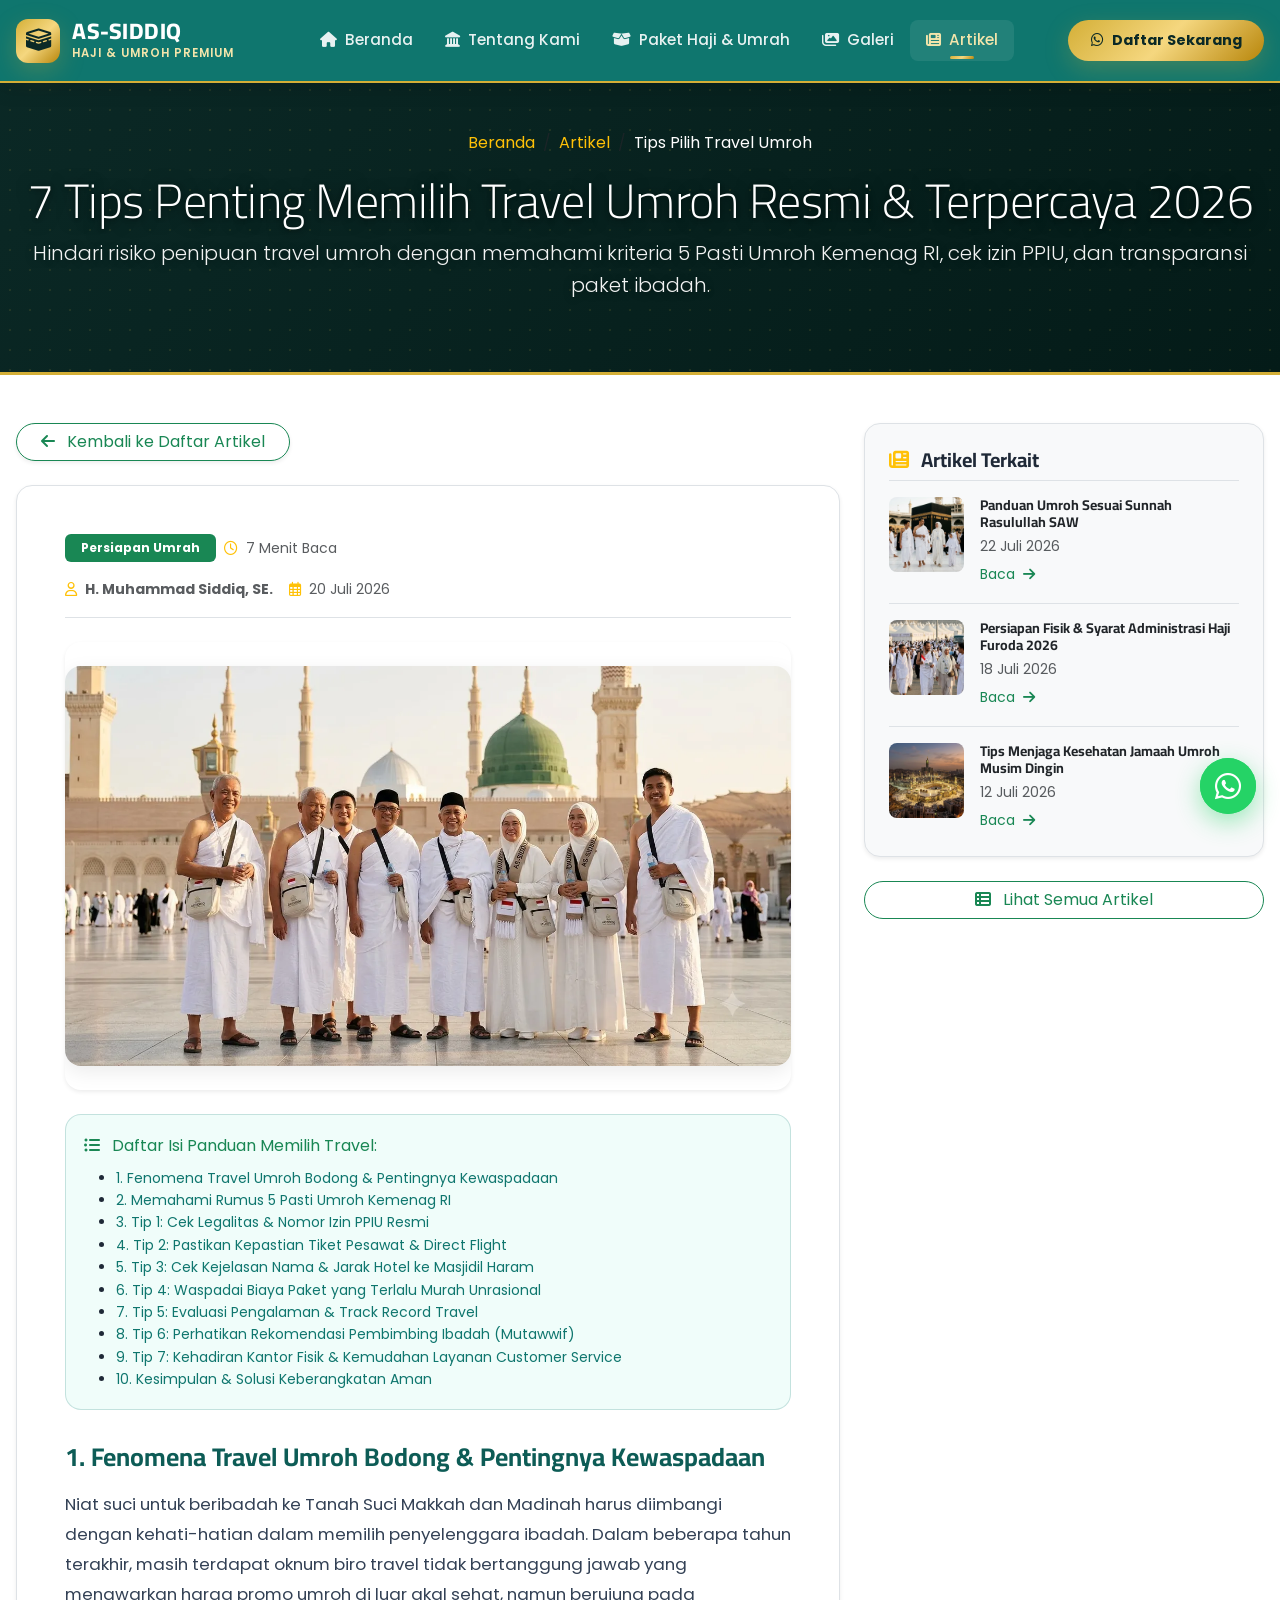
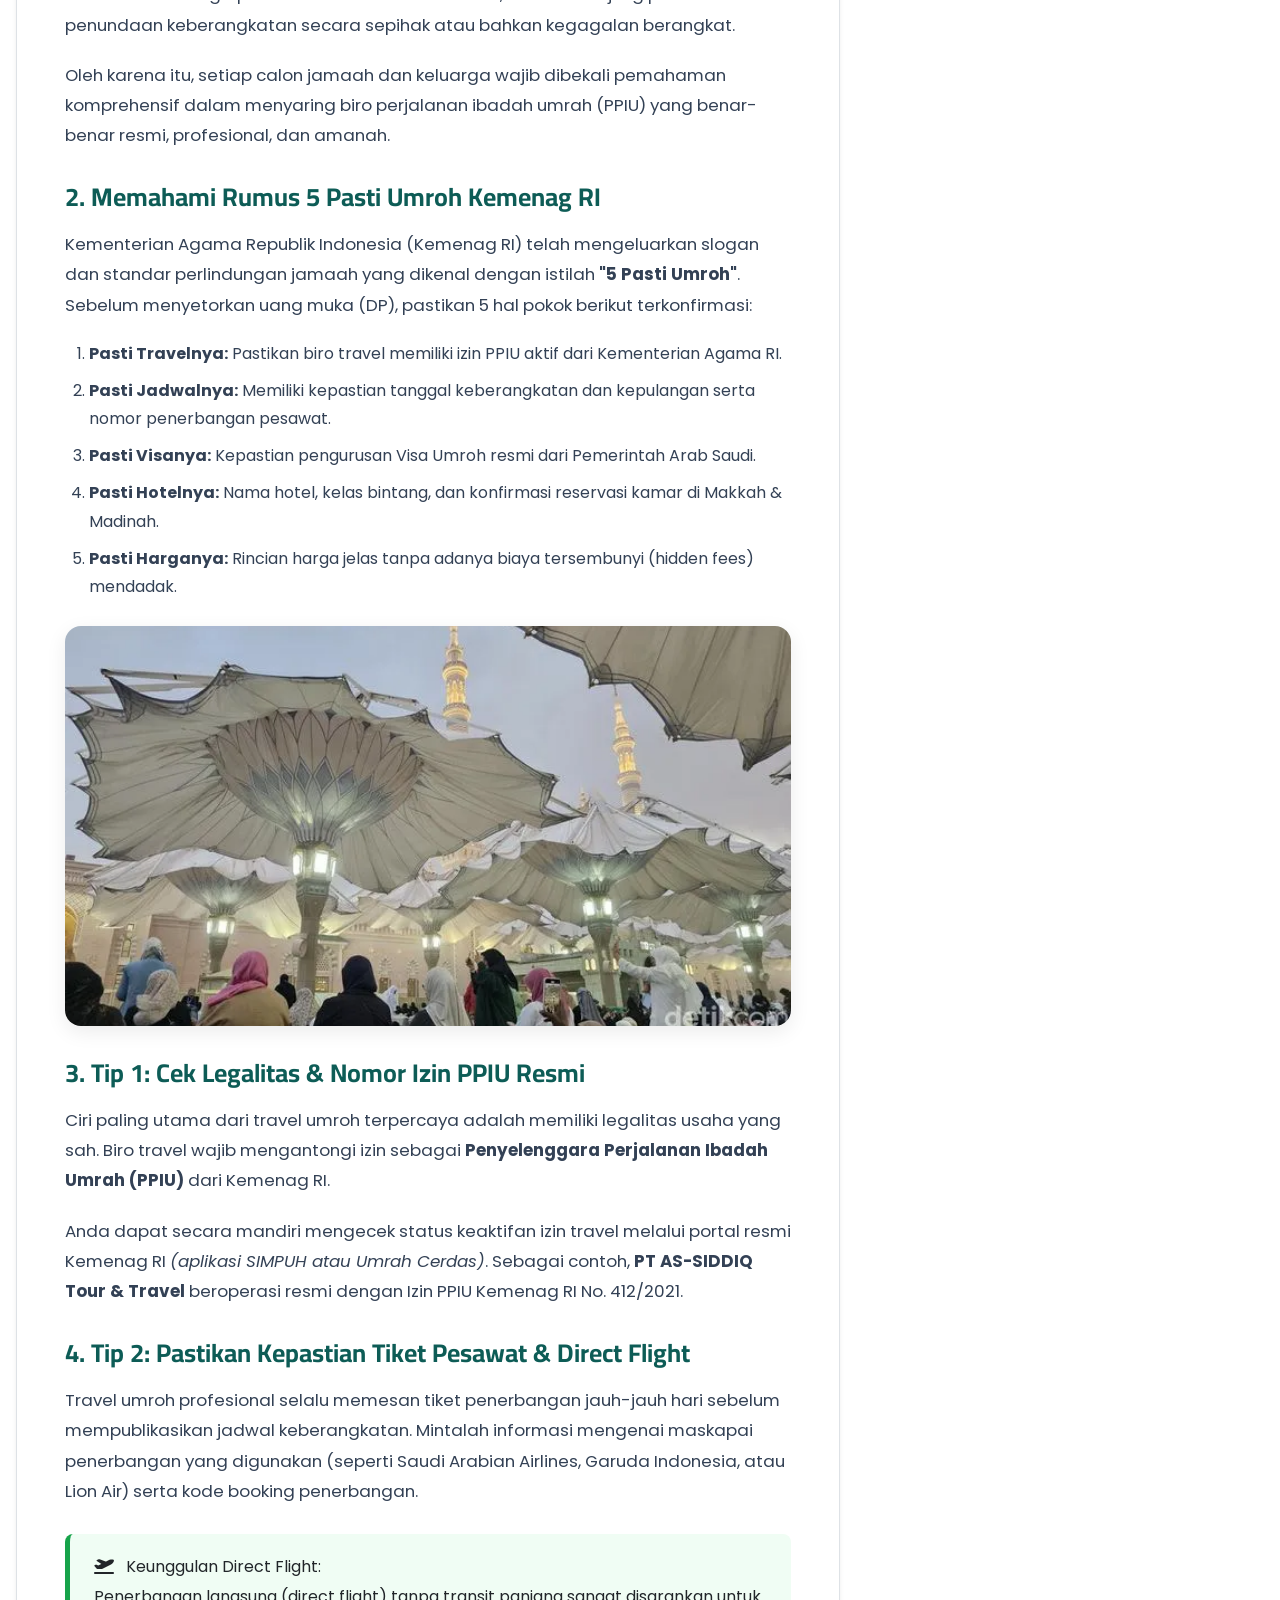
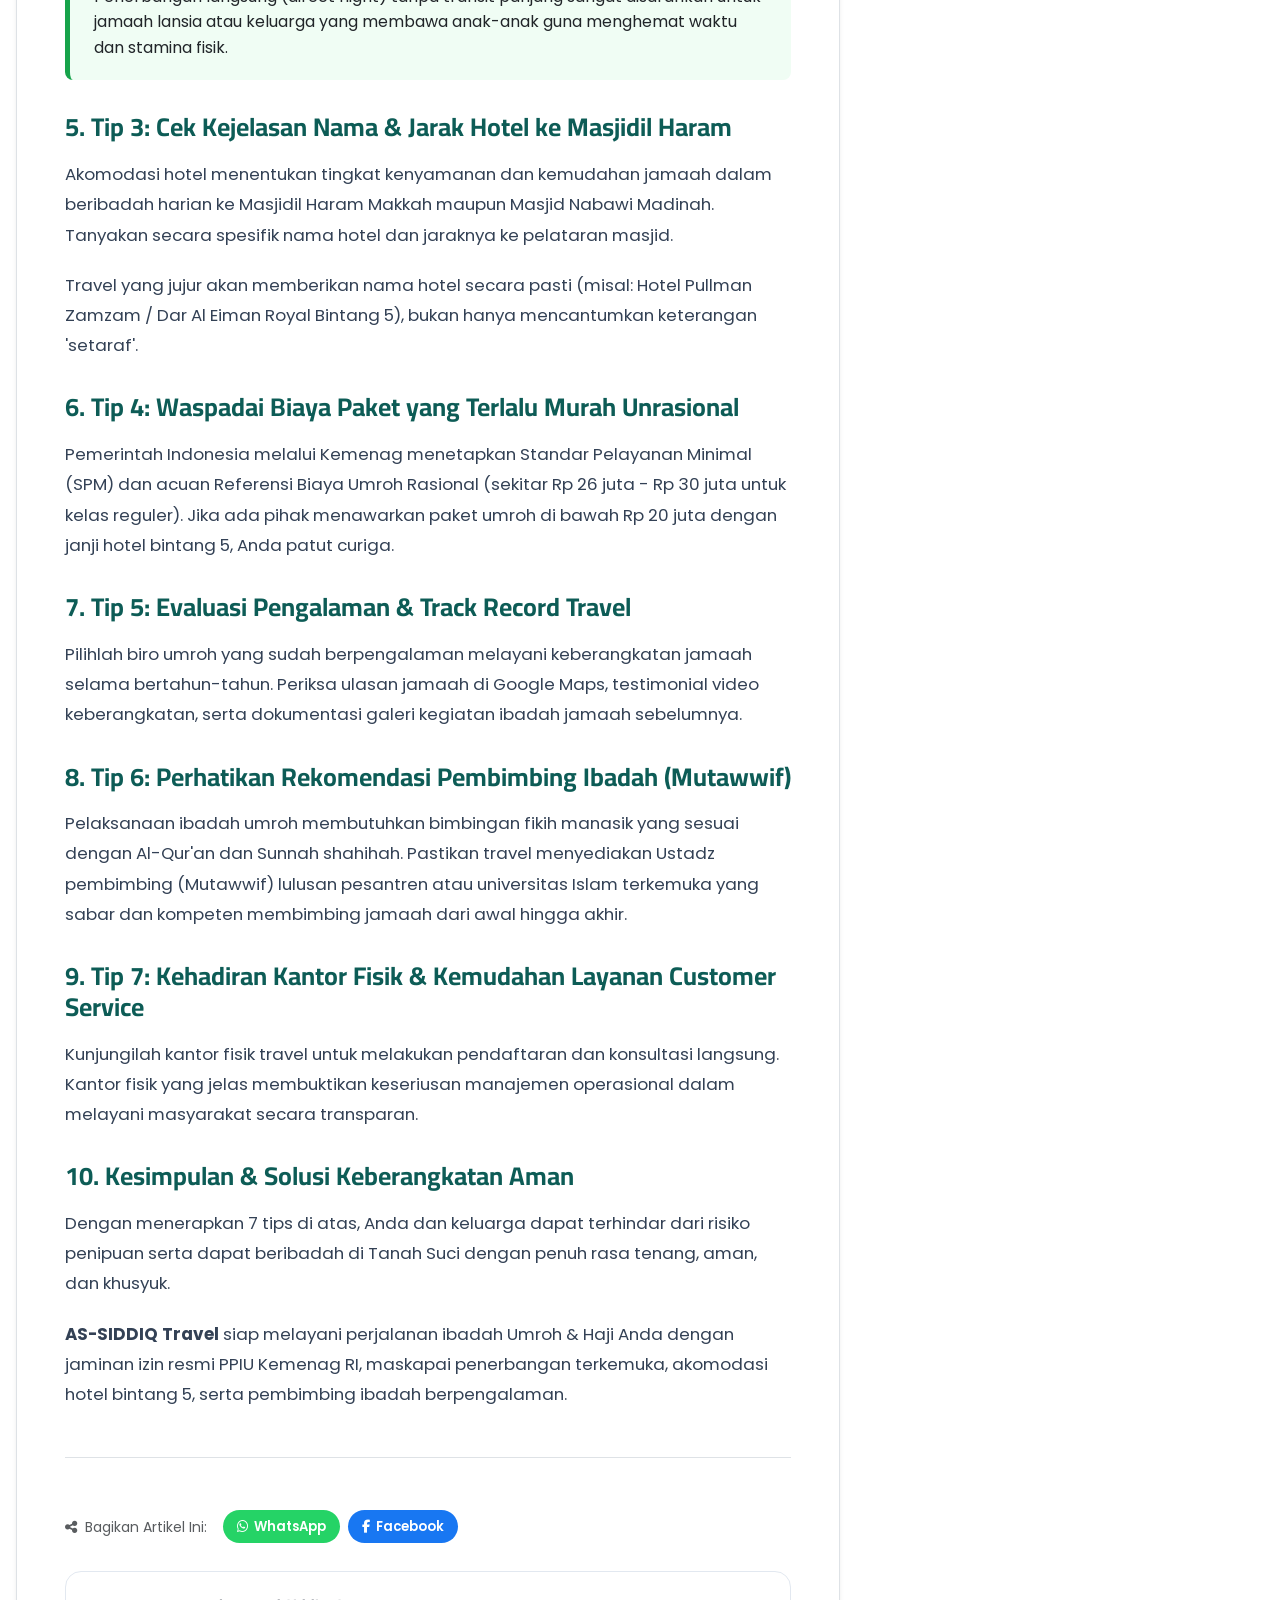
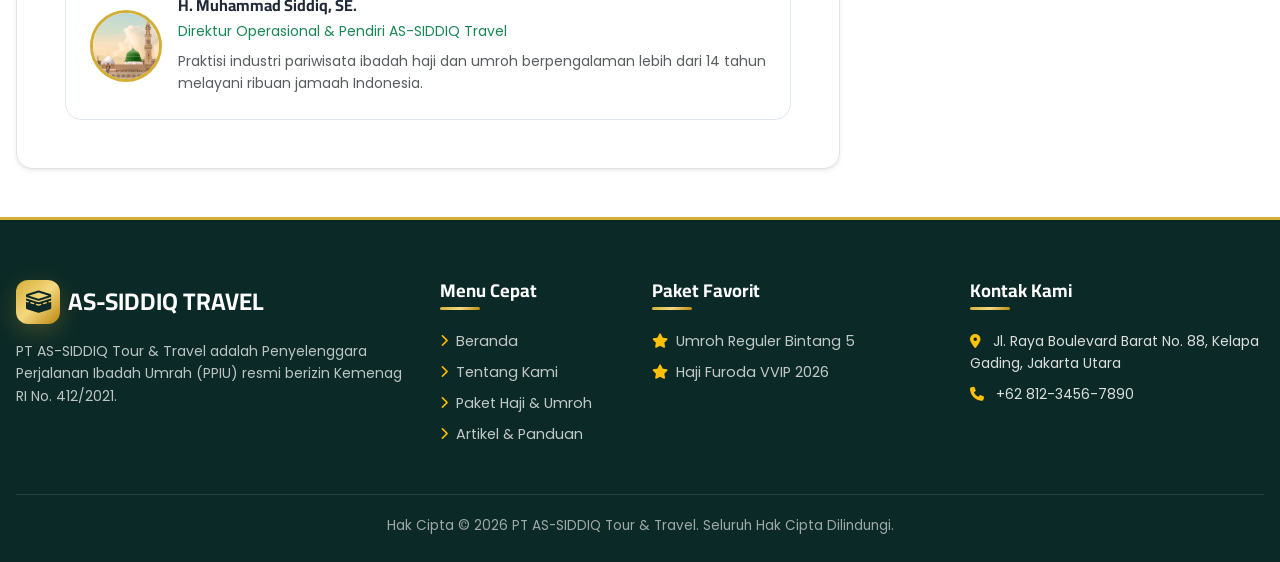
<file: 7-tips-penting-memilih-travel-umroh-resmi-&terpercaya-2026.html>
<!DOCTYPE html>
<html lang="id" prefix="og: https://ogp.me/ns#">
<head>
  <meta charset="UTF-8">
  <meta name="viewport" content="width=device-width, initial-scale=1.0">

  <!-- SEO CORE -->
  <title>7 Tips Penting Memilih Travel Umroh Resmi &amp; Terpercaya 2026 | AS-SIDDIQ Travel</title>
  <meta name="description" content="7 tips penting memilih travel umroh resmi Kemenag RI dan terpercaya 2026. Hindari penipuan dengan cek izin PPIU, 5 Pasti Umroh, kepastian tiket, &amp; hotel bintang 5.">
  <meta name="keywords" content="tips memilih travel umroh, travel umroh resmi, izin ppiu kemenag, 5 pasti umroh, tips umroh 2026, travel haji terpercaya">
  <meta name="author" content="PT AS-SIDDIQ Tour &amp; Travel">
  <meta name="robots" content="index, follow, max-snippet:-1, max-image-preview:large, max-video-preview:-1">
  <meta name="language" content="Indonesian">
  <link rel="canonical" href="https://as-siddiq.vercel.app/7-tips-penting-memilih-travel-umroh-resmi-%26terpercaya-2026.html">

  <!-- OPEN GRAPH -->
  <meta property="og:type" content="article">
  <meta property="og:site_name" content="AS-SIDDIQ Travel Haji &amp; Umroh">
  <meta property="og:locale" content="id_ID">
  <meta property="og:url" content="https://as-siddiq.vercel.app/7-tips-penting-memilih-travel-umroh-resmi-%26terpercaya-2026.html">
  <meta property="og:title" content="7 Tips Penting Memilih Travel Umroh Resmi &amp; Terpercaya 2026">
  <meta property="og:description" content="Panduan cermat memilih biro perjalanan umroh yang amanah, resmi berizin Kemenag RI, serta bebas risiko penipuan.">
  <meta property="og:image" content="https://as-siddiq.vercel.app/assets/landingpagehaji_1_11zon.webp">

  <!-- TWITTER / X CARD -->
  <meta name="twitter:card" content="summary_large_image">
  <meta name="twitter:title" content="7 Tips Penting Memilih Travel Umroh Resmi &amp; Terpercaya 2026">
  <meta name="twitter:description" content="Panduan cermat memilih biro perjalanan umroh resmi dan terpercaya di tahun 2026.">
  <meta name="twitter:image" content="https://as-siddiq.vercel.app/assets/landingpagehaji_1_11zon.webp">

  <!-- FAVICON -->
  <link rel="icon" type="image/svg+xml" href="data:image/svg+xml,<svg xmlns='http://www.w3.org/2000/svg' viewBox='0 0 100 100'><rect width='100' height='100' rx='20' fill='%230F766E'/><text y='.9em' font-size='72' x='50%' dominant-baseline='middle' text-anchor='middle'>🕋</text></svg>">
  <meta name="theme-color" content="#0F766E">

  <!-- Google Fonts -->
  <link href="https://fonts.googleapis.com/css2?family=Amiri:ital,wght@0,400;0,700;1,400&family=Cairo:wght@400;600;700;800&family=Poppins:wght@300;400;500;600;700&display=swap" rel="stylesheet">

  <link href="https://cdn.jsdelivr.net/npm/bootstrap@5.3.3/dist/css/bootstrap.min.css" rel="stylesheet">
  <link href="https://cdnjs.cloudflare.com/ajax/libs/font-awesome/6.5.1/css/all.min.css" rel="stylesheet">
  <link href="https://unpkg.com/aos@2.3.4/dist/aos.css" rel="stylesheet">
  <link href="assets/css/main.css" rel="stylesheet">

  <!-- SCHEMA.ORG JSON-LD -->
  <script type="application/ld+json">
  {
    "@context": "https://schema.org",
    "@type": "Article",
    "headline": "7 Tips Penting Memilih Travel Umroh Resmi & Terpercaya 2026",
    "description": "Panduan cermat memilih biro perjalanan umroh yang amanah, resmi berizin Kemenag RI, serta bebas risiko penipuan.",
    "image": "https://as-siddiq.vercel.app/assets/landingpagehaji_1_11zon.webp",
    "author": {
      "@type": "Person",
      "name": "H. Muhammad Siddiq, SE."
    },
    "publisher": {
      "@type": "Organization",
      "name": "PT AS-SIDDIQ Tour & Travel"
    },
    "datePublished": "2026-07-20",
    "dateModified": "2026-07-29"
  }
  </script>
</head>
<body class="bg-islamic-pattern">

  <!-- NAVBAR -->
  <nav class="navbar navbar-expand-lg navbar-assiddiq fixed-top" aria-label="Navigasi Utama">
    <div class="container">
      <a class="navbar-brand navbar-brand-logo" href="index.html">
        <div class="logo-badge-icon">
          <i class="fas fa-kaaba"></i>
        </div>
        <div>
          <div class="brand-text-main">AS-SIDDIQ</div>
          <div class="brand-text-sub">HAJI & UMROH PREMIUM</div>
        </div>
      </a>

      <button class="navbar-toggler" type="button" data-bs-toggle="collapse" data-bs-target="#navbarMain" aria-controls="navbarMain" aria-expanded="false" aria-label="Toggle navigation">
        <span class="navbar-toggler-icon"></span>
      </button>

      <div class="collapse navbar-collapse" id="navbarMain">
        <ul class="navbar-nav mx-auto mb-2 mb-lg-0">
          <li class="nav-item">
            <a class="nav-link" href="index.html"><i class="fas fa-home me-1"></i> Beranda</a>
          </li>
          <li class="nav-item">
            <a class="nav-link" href="tentang.html"><i class="fas fa-landmark me-1"></i> Tentang Kami</a>
          </li>
          <li class="nav-item">
            <a class="nav-link" href="paket.html"><i class="fas fa-box-open me-1"></i> Paket Haji & Umrah</a>
          </li>
          <li class="nav-item">
            <a class="nav-link" href="galeri.html"><i class="fas fa-images me-1"></i> Galeri</a>
          </li>
          <li class="nav-item">
            <a class="nav-link active" href="artikel.html"><i class="fas fa-newspaper me-1"></i> Artikel</a>
          </li>
        </ul>
        <div class="d-flex align-items-center">
          <a href="https://wa.me/6281234567890?text=Assalamu'alaikum%20CS%20AS-SIDDIQ,%20saya%20ingin%20mendaftar%20paket%20Umroh/Haji" target="_blank" class="btn btn-nav-wa">
            <i class="fab fa-whatsapp"></i> Daftar Sekarang
          </a>
        </div>
      </div>
    </div>
  </nav>

  <!-- HERO HEADER BREADCRUMB -->
  <section class="page-hero-section text-center">
    <div class="container position-relative" style="z-index: 2;">
      <nav aria-label="breadcrumb" class="d-flex justify-content-center mb-3">
        <ol class="breadcrumb bg-transparent p-0 m-0 text-white-50 small">
          <li class="breadcrumb-item"><a href="index.html" class="text-warning">Beranda</a></li>
          <li class="breadcrumb-item"><a href="artikel.html" class="text-warning">Artikel</a></li>
          <li class="breadcrumb-item active text-white" aria-current="page">Tips Pilih Travel Umroh</li>
        </ol>
      </nav>
      <h1 class="display-5 font-weight-bold mb-2">7 Tips Penting Memilih Travel Umroh Resmi &amp; Terpercaya 2026</h1>
      <p class="lead text-light opacity-90 max-w-700 mx-auto">
        Hindari risiko penipuan travel umroh dengan memahami kriteria 5 Pasti Umroh Kemenag RI, cek izin PPIU, dan transparansi paket ibadah.
      </p>
    </div>
  </section>

  <!-- CONTENT SECTION -->
  <section class="py-5 bg-white">
    <div class="container">
      <div class="row g-5">
        
        <!-- MAIN ARTICLE BODY -->
        <div class="col-lg-8">

          <!-- Back Button -->
          <div class="mb-4">
            <a href="artikel.html" class="btn btn-outline-success rounded-pill px-4 font-weight-bold shadow-sm">
              <i class="fas fa-arrow-left me-2"></i> Kembali ke Daftar Artikel
            </a>
          </div>

          <article class="article-detail-card bg-white rounded-4 shadow-sm p-4 p-md-5 border">
            
            <!-- Meta Header -->
            <div class="d-flex align-items-center gap-2 mb-3">
              <span class="badge bg-success px-3 py-2">Persiapan Umrah</span>
              <span class="text-muted small"><i class="far fa-clock text-warning me-1"></i> 7 Menit Baca</span>
            </div>

            <!-- Author & Date -->
            <div class="d-flex align-items-center gap-3 text-muted small border-bottom pb-3 mb-4">
              <span><i class="far fa-user text-warning me-1"></i> <strong>H. Muhammad Siddiq, SE.</strong></span>
              <span><i class="far fa-calendar-alt text-warning me-1"></i> 20 Juli 2026</span>
            </div>

            <!-- Hero Image Banner -->
            <div class="rounded-4 overflow-hidden mb-4 shadow-sm">
              <img src="assets/landingpagehaji_1_11zon.webp" alt="Tips Memilih Travel Umroh Resmi" class="detail-hero-img">
            </div>

            <!-- Table of Contents -->
            <div class="toc-box">
              <div class="toc-title font-weight-bold mb-2 text-success">
                <i class="fas fa-list-ul me-2"></i> Daftar Isi Panduan Memilih Travel:
              </div>
              <ul class="toc-list mb-0 small">
                <li><a href="#latar-belakang">1. Fenomena Travel Umroh Bodong &amp; Pentingnya Kewaspadaan</a></li>
                <li><a href="#rumus-5-pasti">2. Memahami Rumus 5 Pasti Umroh Kemenag RI</a></li>
                <li><a href="#tip-1">3. Tip 1: Cek Legalitas &amp; Nomor Izin PPIU Resmi</a></li>
                <li><a href="#tip-2">4. Tip 2: Pastikan Kepastian Tiket Pesawat &amp; Direct Flight</a></li>
                <li><a href="#tip-3">5. Tip 3: Cek Kejelasan Nama &amp; Jarak Hotel ke Masjidil Haram</a></li>
                <li><a href="#tip-4">6. Tip 4: Waspadai Biaya Paket yang Terlalu Murah Unrasional</a></li>
                <li><a href="#tip-5">7. Tip 5: Evaluasi Pengalaman &amp; Track Record Travel</a></li>
                <li><a href="#tip-6">8. Tip 6: Perhatikan Rekomendasi Pembimbing Ibadah (Mutawwif)</a></li>
                <li><a href="#tip-7">9. Tip 7: Kehadiran Kantor Fisik &amp; Kemudahan Layanan Customer Service</a></li>
                <li><a href="#kesimpulan">10. Kesimpulan &amp; Solusi Keberangkatan Aman</a></li>
              </ul>
            </div>

            <!-- Article Content Body -->
            <div class="article-body-content leading-relaxed text-dark">
              
              <h2 id="latar-belakang">1. Fenomena Travel Umroh Bodong &amp; Pentingnya Kewaspadaan</h2>
              <p>Niat suci untuk beribadah ke Tanah Suci Makkah dan Madinah harus diimbangi dengan kehati-hatian dalam memilih penyelenggara ibadah. Dalam beberapa tahun terakhir, masih terdapat oknum biro travel tidak bertanggung jawab yang menawarkan harga promo umroh di luar akal sehat, namun berujung pada penundaan keberangkatan secara sepihak atau bahkan kegagalan berangkat.</p>
              <p>Oleh karena itu, setiap calon jamaah dan keluarga wajib dibekali pemahaman komprehensif dalam menyaring biro perjalanan ibadah umrah (PPIU) yang benar-benar resmi, profesional, dan amanah.</p>

              <h2 id="rumus-5-pasti">2. Memahami Rumus 5 Pasti Umroh Kemenag RI</h2>
              <p>Kementerian Agama Republik Indonesia (Kemenag RI) telah mengeluarkan slogan dan standar perlindungan jamaah yang dikenal dengan istilah <strong>"5 Pasti Umroh"</strong>. Sebelum menyetorkan uang muka (DP), pastikan 5 hal pokok berikut terkonfirmasi:</p>
              
              <ol>
                <li><strong>Pasti Travelnya:</strong> Pastikan biro travel memiliki izin PPIU aktif dari Kementerian Agama RI.</li>
                <li><strong>Pasti Jadwalnya:</strong> Memiliki kepastian tanggal keberangkatan dan kepulangan serta nomor penerbangan pesawat.</li>
                <li><strong>Pasti Visanya:</strong> Kepastian pengurusan Visa Umroh resmi dari Pemerintah Arab Saudi.</li>
                <li><strong>Pasti Hotelnya:</strong> Nama hotel, kelas bintang, dan konfirmasi reservasi kamar di Makkah &amp; Madinah.</li>
                <li><strong>Pasti Harganya:</strong> Rincian harga jelas tanpa adanya biaya tersembunyi (hidden fees) mendadak.</li>
              </ol>

              <img src="assets/payungraksasamekkah_13_11zon.webp" alt="Ketertiban dan Kenyamanan Jamaah di Masjid Nabawi">

              <h2 id="tip-1">3. Tip 1: Cek Legalitas &amp; Nomor Izin PPIU Resmi</h2>
              <p>Ciri paling utama dari travel umroh terpercaya adalah memiliki legalitas usaha yang sah. Biro travel wajib mengantongi izin sebagai <strong>Penyelenggara Perjalanan Ibadah Umrah (PPIU)</strong> dari Kemenag RI.</p>
              <p>Anda dapat secara mandiri mengecek status keaktifan izin travel melalui portal resmi Kemenag RI <em>(aplikasi SIMPUH atau Umrah Cerdas)</em>. Sebagai contoh, <strong>PT AS-SIDDIQ Tour &amp; Travel</strong> beroperasi resmi dengan Izin PPIU Kemenag RI No. 412/2021.</p>

              <h2 id="tip-2">4. Tip 2: Pastikan Kepastian Tiket Pesawat &amp; Direct Flight</h2>
              <p>Travel umroh profesional selalu memesan tiket penerbangan jauh-jauh hari sebelum mempublikasikan jadwal keberangkatan. Mintalah informasi mengenai maskapai penerbangan yang digunakan (seperti Saudi Arabian Airlines, Garuda Indonesia, atau Lion Air) serta kode booking penerbangan.</p>
              <div class="tips-box">
                <div class="tips-box-title font-weight-bold mb-1"><i class="fas fa-plane-departure me-2"></i> Keunggulan Direct Flight:</div>
                Penerbangan langsung (direct flight) tanpa transit panjang sangat disarankan untuk jamaah lansia atau keluarga yang membawa anak-anak guna menghemat waktu dan stamina fisik.
              </div>

              <h2 id="tip-3">5. Tip 3: Cek Kejelasan Nama &amp; Jarak Hotel ke Masjidil Haram</h2>
              <p>Akomodasi hotel menentukan tingkat kenyamanan dan kemudahan jamaah dalam beribadah harian ke Masjidil Haram Makkah maupun Masjid Nabawi Madinah. Tanyakan secara spesifik nama hotel dan jaraknya ke pelataran masjid.</p>
              <p>Travel yang jujur akan memberikan nama hotel secara pasti (misal: Hotel Pullman Zamzam / Dar Al Eiman Royal Bintang 5), bukan hanya mencantumkan keterangan 'setaraf'.</p>

              <h2 id="tip-4">6. Tip 4: Waspadai Biaya Paket yang Terlalu Murah Unrasional</h2>
              <p>Pemerintah Indonesia melalui Kemenag menetapkan Standar Pelayanan Minimal (SPM) dan acuan Referensi Biaya Umroh Rasional (sekitar Rp 26 juta - Rp 30 juta untuk kelas reguler). Jika ada pihak menawarkan paket umroh di bawah Rp 20 juta dengan janji hotel bintang 5, Anda patut curiga.</p>

              <h2 id="tip-5">7. Tip 5: Evaluasi Pengalaman &amp; Track Record Travel</h2>
              <p>Pilihlah biro umroh yang sudah berpengalaman melayani keberangkatan jamaah selama bertahun-tahun. Periksa ulasan jamaah di Google Maps, testimonial video keberangkatan, serta dokumentasi galeri kegiatan ibadah jamaah sebelumnya.</p>

              <h2 id="tip-6">8. Tip 6: Perhatikan Rekomendasi Pembimbing Ibadah (Mutawwif)</h2>
              <p>Pelaksanaan ibadah umroh membutuhkan bimbingan fikih manasik yang sesuai dengan Al-Qur'an dan Sunnah shahihah. Pastikan travel menyediakan Ustadz pembimbing (Mutawwif) lulusan pesantren atau universitas Islam terkemuka yang sabar dan kompeten membimbing jamaah dari awal hingga akhir.</p>

              <h2 id="tip-7">9. Tip 7: Kehadiran Kantor Fisik &amp; Kemudahan Layanan Customer Service</h2>
              <p>Kunjungilah kantor fisik travel untuk melakukan pendaftaran dan konsultasi langsung. Kantor fisik yang jelas membuktikan keseriusan manajemen operasional dalam melayani masyarakat secara transparan.</p>

              <h2 id="kesimpulan">10. Kesimpulan &amp; Solusi Keberangkatan Aman</h2>
              <p>Dengan menerapkan 7 tips di atas, Anda dan keluarga dapat terhindar dari risiko penipuan serta dapat beribadah di Tanah Suci dengan penuh rasa tenang, aman, dan khusyuk.</p>
              <p><strong>AS-SIDDIQ Travel</strong> siap melayani perjalanan ibadah Umroh &amp; Haji Anda dengan jaminan izin resmi PPIU Kemenag RI, maskapai penerbangan terkemuka, akomodasi hotel bintang 5, serta pembimbing ibadah berpengalaman.</p>
            </div>

            <!-- Social Share -->
            <div class="border-top pt-4 mt-5">
              <div class="share-buttons-wrapper">
                <span class="font-weight-bold text-muted small me-2"><i class="fas fa-share-alt me-1"></i> Bagikan Artikel Ini:</span>
                <a href="https://api.whatsapp.com/send?text=7%20Tips%20Penting%20Memilih%20Travel%20Umroh%20Resmi%202026%20https://as-siddiq.vercel.app/7-tips-penting-memilih-travel-umroh-resmi-%26terpercaya-2026.html" target="_blank" class="btn-share btn-share-wa"><i class="fab fa-whatsapp"></i> WhatsApp</a>
                <a href="https://www.facebook.com/sharer/sharer.php?u=https://as-siddiq.vercel.app/7-tips-penting-memilih-travel-umroh-resmi-%26terpercaya-2026.html" target="_blank" class="btn-share btn-share-fb"><i class="fab fa-facebook-f"></i> Facebook</a>
              </div>
            </div>

            <!-- Author Bio -->
            <div class="author-bio-card mt-4">
              <img src="assets/masjidmadinah_4_11zon.webp" alt="Penulis" class="author-bio-img">
              <div>
                <h6 class="font-weight-bold mb-1">H. Muhammad Siddiq, SE.</h6>
                <p class="small text-success font-weight-bold mb-2">Direktur Operasional &amp; Pendiri AS-SIDDIQ Travel</p>
                <p class="small text-muted mb-0">Praktisi industri pariwisata ibadah haji dan umroh berpengalaman lebih dari 14 tahun melayani ribuan jamaah Indonesia.</p>
              </div>
            </div>

          </article>
        </div>

        <!-- SIDEBAR (WITHOUT WA CONSULTATION CARD) -->
        <div class="col-lg-4">
          <div class="position-sticky" style="top: 100px;">
            
            <div class="p-4 bg-light rounded-4 border shadow-sm mb-4">
              <h5 class="font-weight-bold mb-3 border-bottom pb-2"><i class="fas fa-newspaper me-2 text-warning"></i> Artikel Terkait</h5>
              
              <div class="d-flex gap-3 mb-3 pb-3 border-bottom">
                <img src="assets/orangumroh_11_11zon.webp" alt="Panduan Umroh Sunnah" class="rounded-3" style="width: 75px; height: 75px; object-fit: cover; flex-shrink:0;">
                <div>
                  <h6 class="font-weight-bold mb-1" style="font-size: 0.88rem;">
                    <a href="panduan-lengkap-tata-cara-ibadah-umroh-sesuai-sunnah-rasulullah-saw.html" class="text-dark text-decoration-none">Panduan Umroh Sesuai Sunnah Rasulullah SAW</a>
                  </h6>
                  <small class="text-muted d-block mb-1">22 Juli 2026</small>
                  <a href="panduan-lengkap-tata-cara-ibadah-umroh-sesuai-sunnah-rasulullah-saw.html" class="small text-success font-weight-bold">Baca <i class="fas fa-arrow-right ms-1"></i></a>
                </div>
              </div>

              <div class="d-flex gap-3 mb-3 pb-3 border-bottom">
                <img src="assets/oranghajifuroda_8_11zon.webp" alt="Haji Furoda 2026" class="rounded-3" style="width: 75px; height: 75px; object-fit: cover; flex-shrink:0;">
                <div>
                  <h6 class="font-weight-bold mb-1" style="font-size: 0.88rem;">
                    <a href="persiapan-fisik-mental-dan-persyaratan-administrasi-haji-furoda-2026.html" class="text-dark text-decoration-none">Persiapan Fisik &amp; Syarat Administrasi Haji Furoda 2026</a>
                  </h6>
                  <small class="text-muted d-block mb-1">18 Juli 2026</small>
                  <a href="persiapan-fisik-mental-dan-persyaratan-administrasi-haji-furoda-2026.html" class="small text-success font-weight-bold">Baca <i class="fas fa-arrow-right ms-1"></i></a>
                </div>
              </div>

              <div class="d-flex gap-3 mb-0">
                <img src="assets/pemandanganhaji_2_11zon.webp" alt="Tips Kesehatan Musim Dingin" class="rounded-3" style="width: 75px; height: 75px; object-fit: cover; flex-shrink:0;">
                <div>
                  <h6 class="font-weight-bold mb-1" style="font-size: 0.88rem;">
                    <a href="tips-efektif-menjaga-kesehatan-jamaah-saat-umroh-musim-dingin.html" class="text-dark text-decoration-none">Tips Menjaga Kesehatan Jamaah Umroh Musim Dingin</a>
                  </h6>
                  <small class="text-muted d-block mb-1">12 Juli 2026</small>
                  <a href="tips-efektif-menjaga-kesehatan-jamaah-saat-umroh-musim-dingin.html" class="small text-success font-weight-bold">Baca <i class="fas fa-arrow-right ms-1"></i></a>
                </div>
              </div>

            </div>

            <!-- BACK TO ALL ARTICLES LINK -->
            <div class="text-center">
              <a href="artikel.html" class="btn btn-outline-success rounded-pill px-4 font-weight-bold w-100">
                <i class="fas fa-th-list me-2"></i> Lihat Semua Artikel
              </a>
            </div>

          </div>
        </div>

      </div>
    </div>
  </section>

  <!-- FOOTER -->
  <footer class="footer-assiddiq">
    <div class="container">
      <div class="row g-4">
        <div class="col-lg-4 col-md-6">
          <div class="d-flex align-items-center gap-2 mb-3">
            <div class="logo-badge-icon">
              <i class="fas fa-kaaba"></i>
            </div>
            <span class="fs-4 font-weight-bold text-white font-arabic">AS-SIDDIQ TRAVEL</span>
          </div>
          <p class="small text-light opacity-75 mb-3">
            PT AS-SIDDIQ Tour &amp; Travel adalah Penyelenggara Perjalanan Ibadah Umrah (PPIU) resmi berizin Kemenag RI No. 412/2021.
          </p>
        </div>

        <div class="col-lg-2 col-md-6">
          <h4 class="footer-title">Menu Cepat</h4>
          <ul class="footer-links">
            <li><a href="index.html"><i class="fas fa-chevron-right small text-warning"></i> Beranda</a></li>
            <li><a href="tentang.html"><i class="fas fa-chevron-right small text-warning"></i> Tentang Kami</a></li>
            <li><a href="paket.html"><i class="fas fa-chevron-right small text-warning"></i> Paket Haji &amp; Umroh</a></li>
            <li><a href="artikel.html"><i class="fas fa-chevron-right small text-warning"></i> Artikel &amp; Panduan</a></li>
          </ul>
        </div>

        <div class="col-lg-3 col-md-6">
          <h4 class="footer-title">Paket Favorit</h4>
          <ul class="footer-links">
            <li><a href="paket.html"><i class="fas fa-star text-warning"></i> Umroh Reguler Bintang 5</a></li>
            <li><a href="paket.html"><i class="fas fa-star text-warning"></i> Haji Furoda VVIP 2026</a></li>
          </ul>
        </div>

        <div class="col-lg-3 col-md-6">
          <h4 class="footer-title">Kontak Kami</h4>
          <p class="small mb-2"><i class="fas fa-map-marker-alt text-warning me-2"></i> Jl. Raya Boulevard Barat No. 88, Kelapa Gading, Jakarta Utara</p>
          <p class="small mb-2"><i class="fas fa-phone text-warning me-2"></i> +62 812-3456-7890</p>
        </div>
      </div>

      <div class="footer-bottom">
        <p class="mb-0">Hak Cipta &copy; 2026 PT AS-SIDDIQ Tour &amp; Travel. Seluruh Hak Cipta Dilindungi.</p>
      </div>
    </div>
  </footer>

  <!-- FLOATING CONTAINER -->
  <div class="floating-container">
    <a href="https://wa.me/6281234567890?text=Assalamu'alaikum%20CS%20AS-SIDDIQ" target="_blank" class="btn-floating-wa" aria-label="Chat WhatsApp AS-SIDDIQ">
      <i class="fab fa-whatsapp"></i>
    </a>
    <button id="scrollTopBtn" class="btn-scroll-top" aria-label="Scroll to Top">
      <i class="fas fa-arrow-up"></i>
    </button>
  </div>

  <script src="https://cdn.jsdelivr.net/npm/bootstrap@5.3.3/dist/js/bootstrap.bundle.min.js"></script>
  <script src="https://unpkg.com/aos@2.3.4/dist/aos.js"></script>
  <script src="assets/js/main.js"></script>
</body>
</html>
</file>
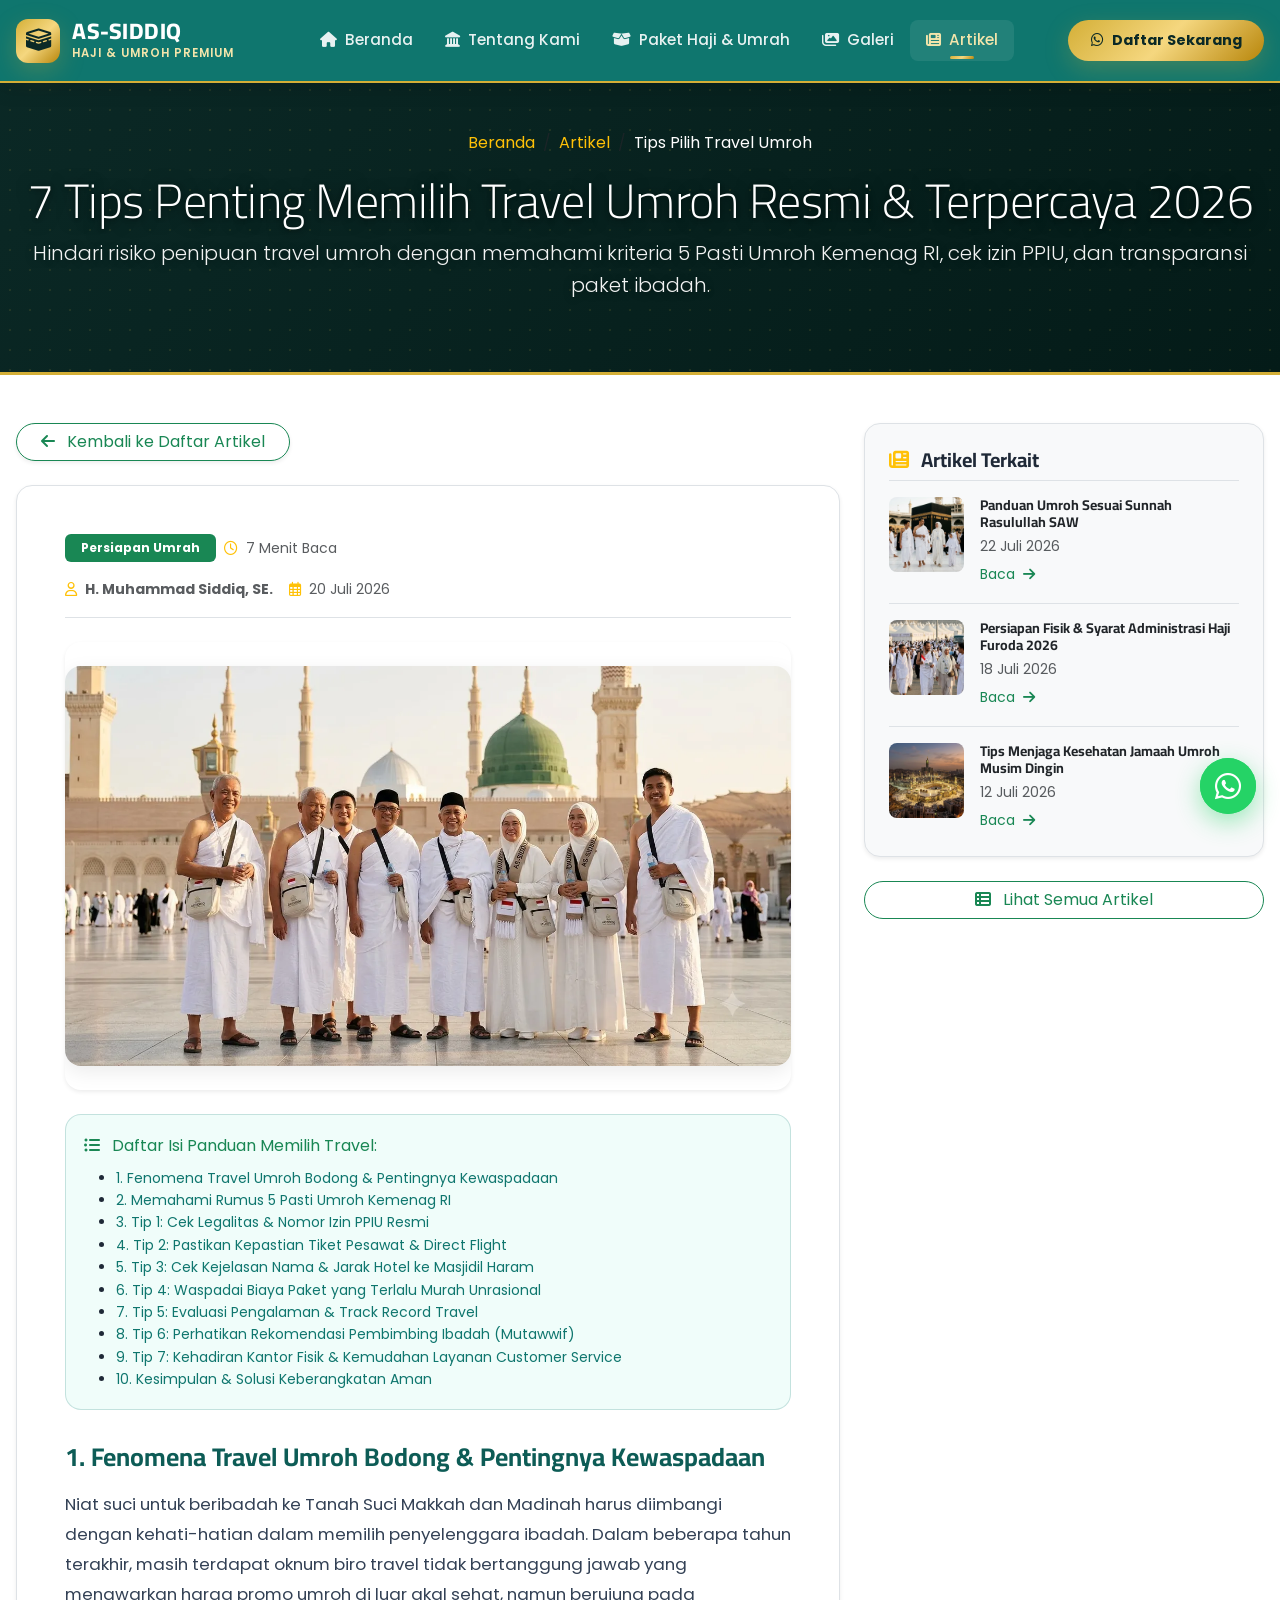
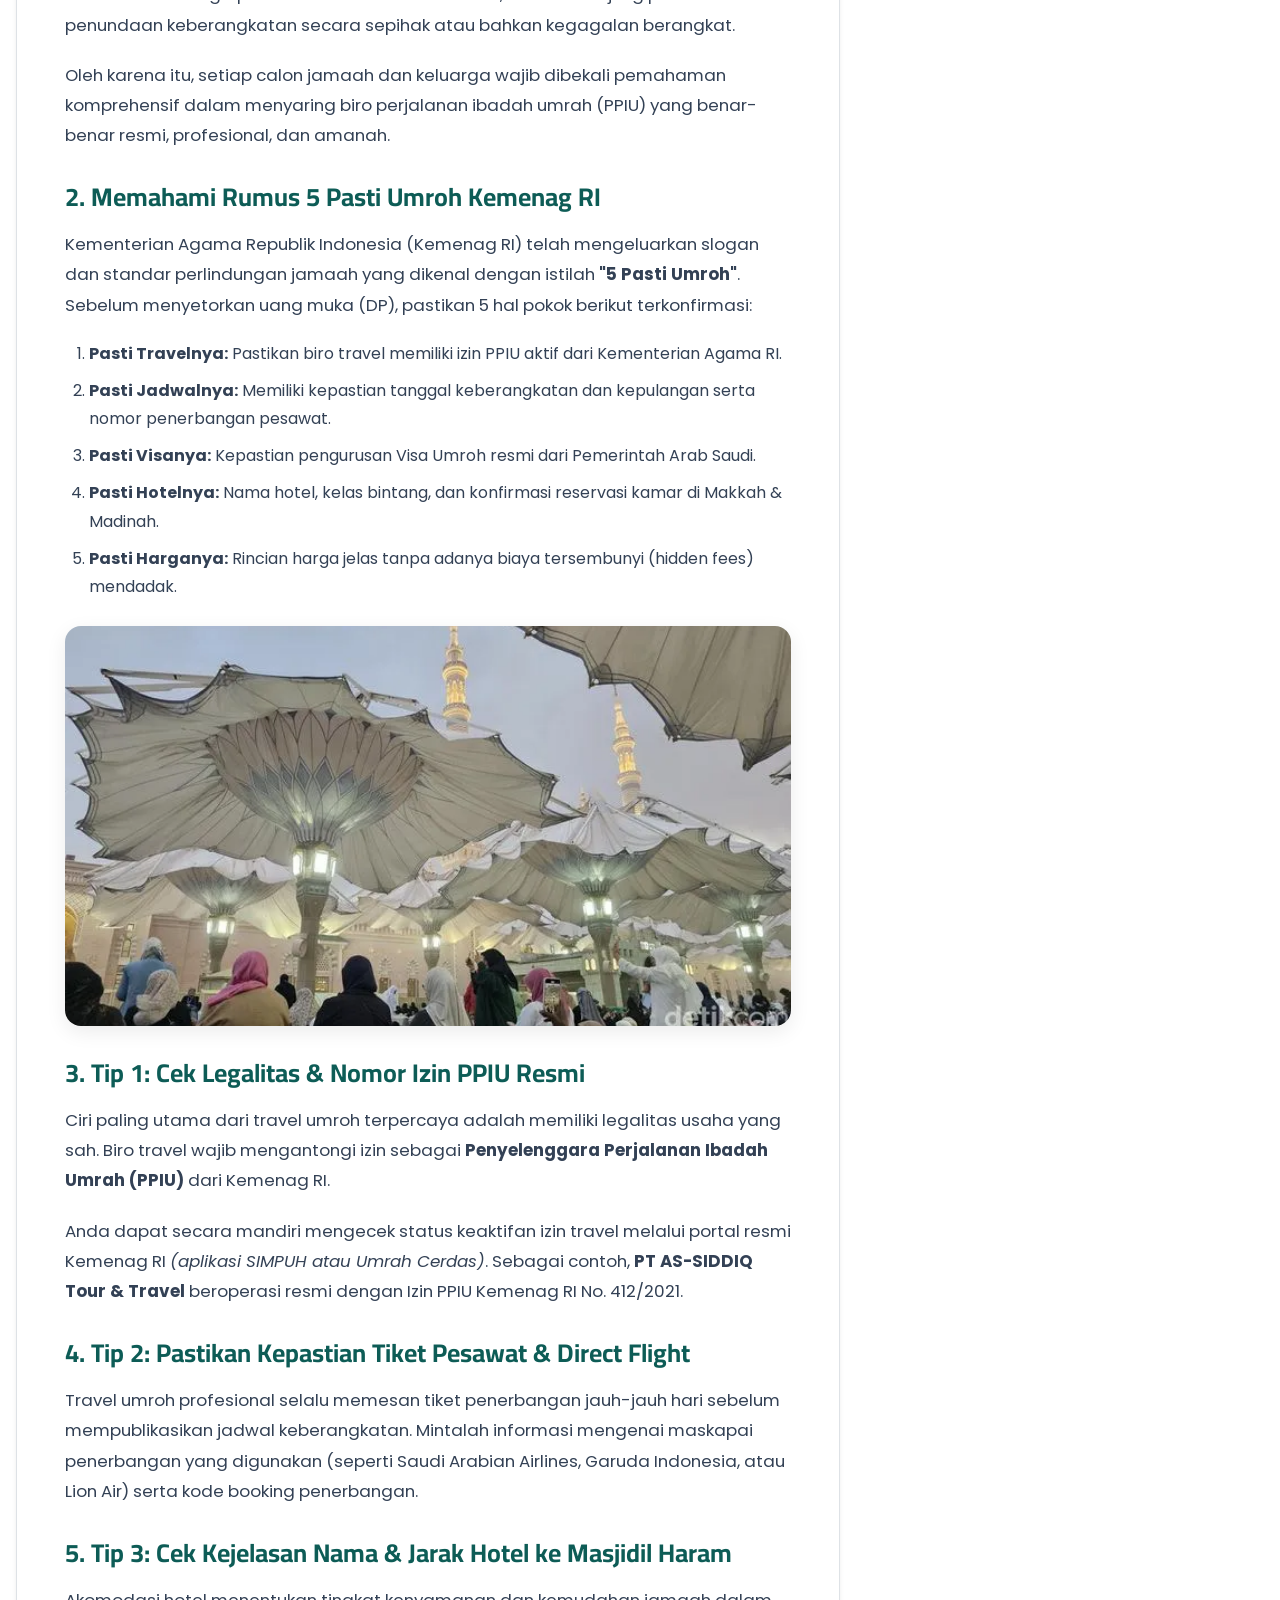
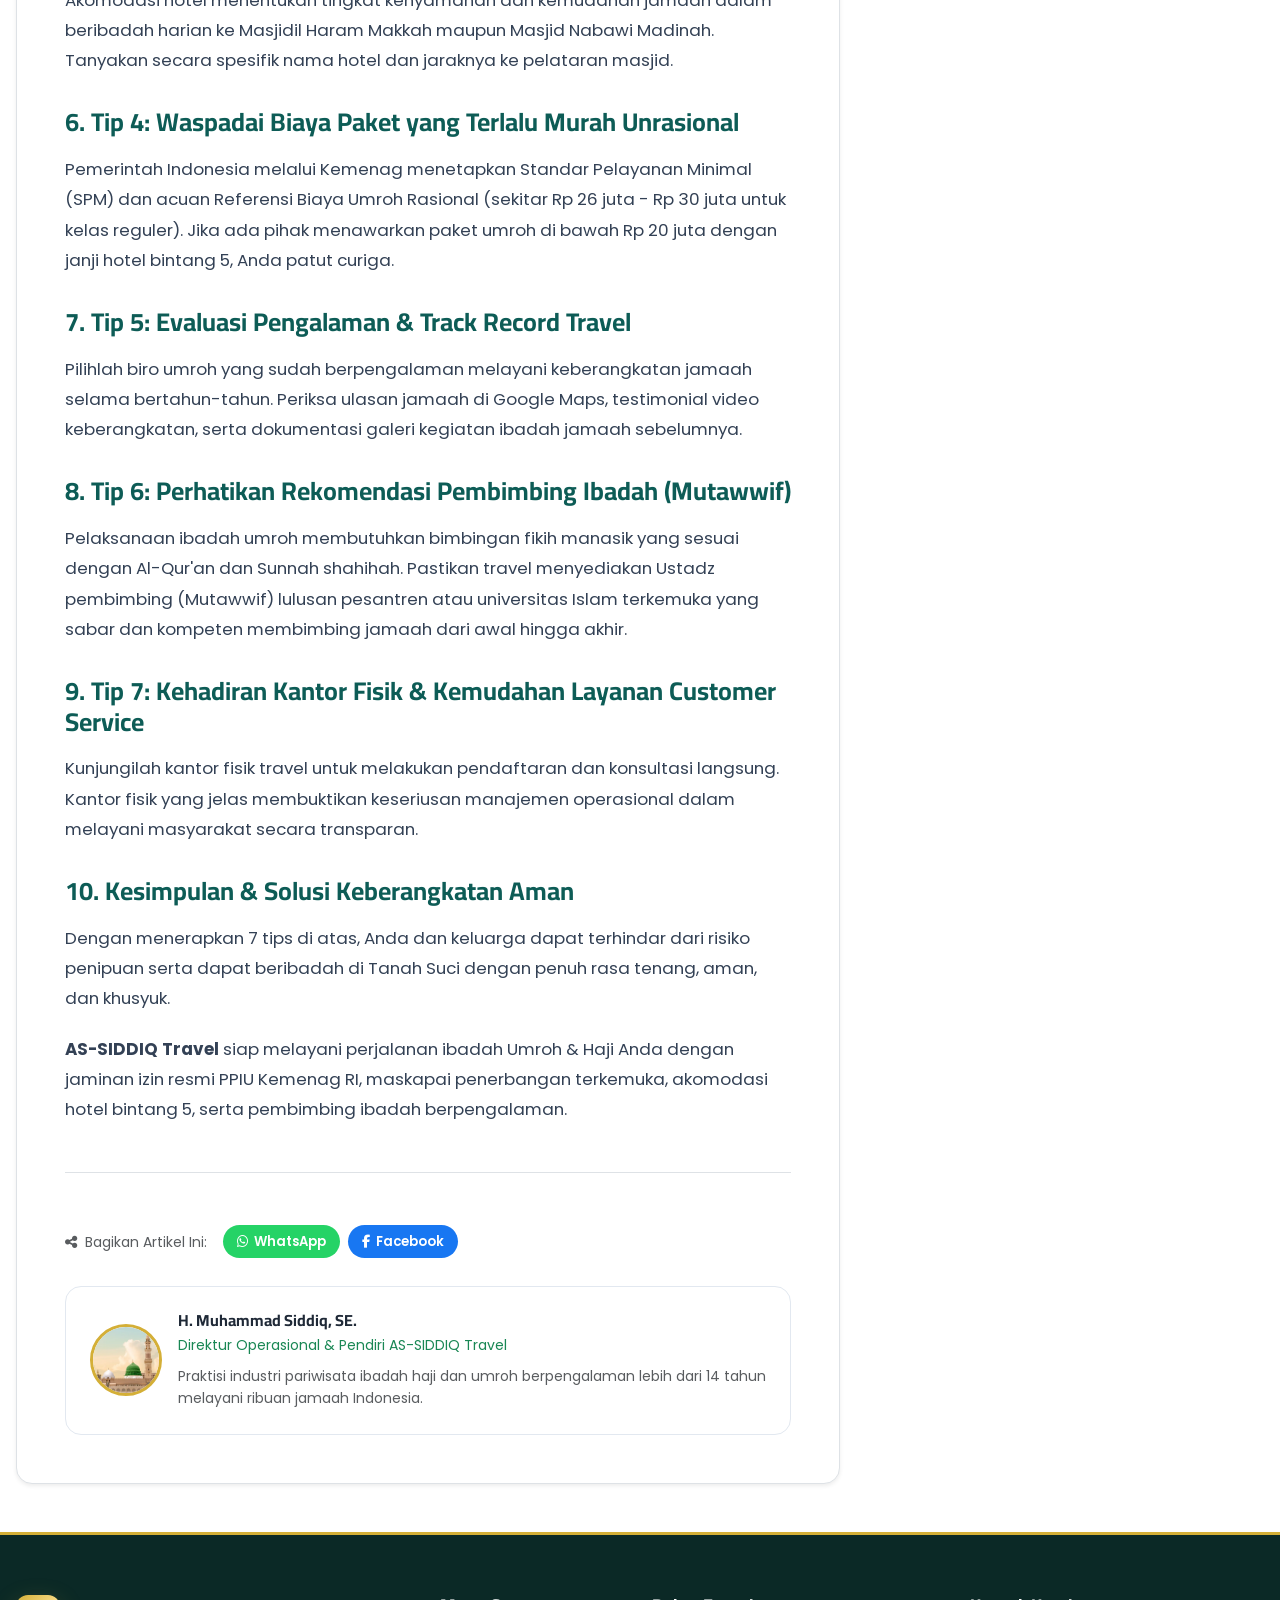
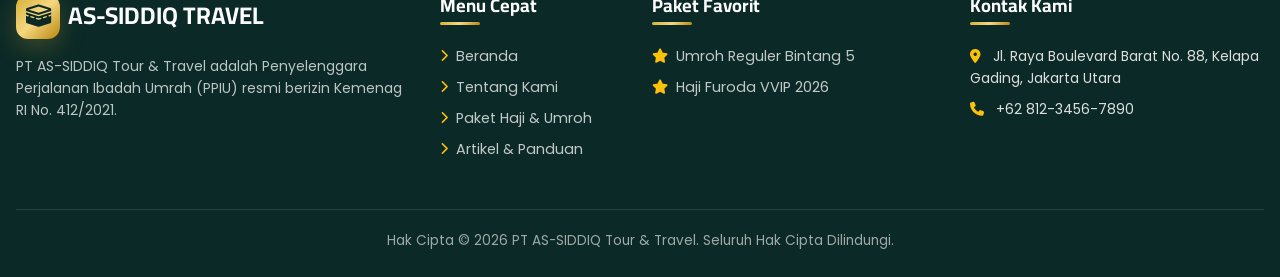
<file: 7-tips-penting-memilih-travel-umroh-resmi-terpercaya-2026.html>
<!DOCTYPE html>
<html lang="id" prefix="og: https://ogp.me/ns#">
<head>
  <meta charset="UTF-8">
  <meta name="viewport" content="width=device-width, initial-scale=1.0">

  <!-- SEO CORE -->
  <title>7 Tips Penting Memilih Travel Umroh Resmi &amp; Terpercaya 2026 | AS-SIDDIQ Travel</title>
  <meta name="description" content="7 tips penting memilih travel umroh resmi Kemenag RI dan terpercaya 2026. Hindari penipuan dengan cek izin PPIU, 5 Pasti Umroh, kepastian tiket, &amp; hotel bintang 5.">
  <meta name="keywords" content="tips memilih travel umroh, travel umroh resmi, izin ppiu kemenag, 5 pasti umroh, tips umroh 2026, travel haji terpercaya">
  <meta name="author" content="PT AS-SIDDIQ Tour &amp; Travel">
  <meta name="robots" content="index, follow, max-snippet:-1, max-image-preview:large, max-video-preview:-1">
  <meta name="language" content="Indonesian">
  <link rel="canonical" href="https://as-siddiq.vercel.app/7-tips-penting-memilih-travel-umroh-resmi-terpercaya-2026.html">

  <!-- OPEN GRAPH -->
  <meta property="og:type" content="article">
  <meta property="og:site_name" content="AS-SIDDIQ Travel Haji &amp; Umroh">
  <meta property="og:locale" content="id_ID">
  <meta property="og:url" content="https://as-siddiq.vercel.app/7-tips-penting-memilih-travel-umroh-resmi-terpercaya-2026.html">
  <meta property="og:title" content="7 Tips Penting Memilih Travel Umroh Resmi &amp; Terpercaya 2026">
  <meta property="og:description" content="Panduan cermat memilih biro perjalanan umroh yang amanah, resmi berizin Kemenag RI, serta bebas risiko penipuan.">
  <meta property="og:image" content="https://as-siddiq.vercel.app/assets/landingpagehaji_1_11zon.webp">

  <!-- FAVICON -->
  <link rel="icon" type="image/svg+xml" href="data:image/svg+xml,<svg xmlns='http://www.w3.org/2000/svg' viewBox='0 0 100 100'><rect width='100' height='100' rx='20' fill='%230F766E'/><text y='.9em' font-size='72' x='50%' dominant-baseline='middle' text-anchor='middle'>🕋</text></svg>">
  <meta name="theme-color" content="#0F766E">

  <!-- Google Fonts -->
  <link href="https://fonts.googleapis.com/css2?family=Amiri:ital,wght@0,400;0,700;1,400&family=Cairo:wght@400;600;700;800&family=Poppins:wght@300;400;500;600;700&display=swap" rel="stylesheet">

  <link href="https://cdn.jsdelivr.net/npm/bootstrap@5.3.3/dist/css/bootstrap.min.css" rel="stylesheet">
  <link href="https://cdnjs.cloudflare.com/ajax/libs/font-awesome/6.5.1/css/all.min.css" rel="stylesheet">
  <link href="https://unpkg.com/aos@2.3.4/dist/aos.css" rel="stylesheet">
  <link href="assets/css/main.css" rel="stylesheet">
</head>
<body class="bg-islamic-pattern">

  <!-- NAVBAR -->
  <nav class="navbar navbar-expand-lg navbar-assiddiq fixed-top" aria-label="Navigasi Utama">
    <div class="container">
      <a class="navbar-brand navbar-brand-logo" href="index.html">
        <div class="logo-badge-icon">
          <i class="fas fa-kaaba"></i>
        </div>
        <div>
          <div class="brand-text-main">AS-SIDDIQ</div>
          <div class="brand-text-sub">HAJI & UMROH PREMIUM</div>
        </div>
      </a>

      <button class="navbar-toggler" type="button" data-bs-toggle="collapse" data-bs-target="#navbarMain" aria-controls="navbarMain" aria-expanded="false" aria-label="Toggle navigation">
        <span class="navbar-toggler-icon"></span>
      </button>

      <div class="collapse navbar-collapse" id="navbarMain">
        <ul class="navbar-nav mx-auto mb-2 mb-lg-0">
          <li class="nav-item">
            <a class="nav-link" href="index.html"><i class="fas fa-home me-1"></i> Beranda</a>
          </li>
          <li class="nav-item">
            <a class="nav-link" href="tentang.html"><i class="fas fa-landmark me-1"></i> Tentang Kami</a>
          </li>
          <li class="nav-item">
            <a class="nav-link" href="paket.html"><i class="fas fa-box-open me-1"></i> Paket Haji & Umrah</a>
          </li>
          <li class="nav-item">
            <a class="nav-link" href="galeri.html"><i class="fas fa-images me-1"></i> Galeri</a>
          </li>
          <li class="nav-item">
            <a class="nav-link active" href="artikel.html"><i class="fas fa-newspaper me-1"></i> Artikel</a>
          </li>
        </ul>
        <div class="d-flex align-items-center">
          <a href="https://wa.me/6281234567890?text=Assalamu'alaikum%20CS%20AS-SIDDIQ,%20saya%20ingin%20mendaftar%20paket%20Umroh/Haji" target="_blank" class="btn btn-nav-wa">
            <i class="fab fa-whatsapp"></i> Daftar Sekarang
          </a>
        </div>
      </div>
    </div>
  </nav>

  <!-- HERO HEADER BREADCRUMB -->
  <section class="page-hero-section text-center">
    <div class="container position-relative" style="z-index: 2;">
      <nav aria-label="breadcrumb" class="d-flex justify-content-center mb-3">
        <ol class="breadcrumb bg-transparent p-0 m-0 text-white-50 small">
          <li class="breadcrumb-item"><a href="index.html" class="text-warning">Beranda</a></li>
          <li class="breadcrumb-item"><a href="artikel.html" class="text-warning">Artikel</a></li>
          <li class="breadcrumb-item active text-white" aria-current="page">Tips Pilih Travel Umroh</li>
        </ol>
      </nav>
      <h1 class="display-5 font-weight-bold mb-2">7 Tips Penting Memilih Travel Umroh Resmi &amp; Terpercaya 2026</h1>
      <p class="lead text-light opacity-90 max-w-700 mx-auto">
        Hindari risiko penipuan travel umroh dengan memahami kriteria 5 Pasti Umroh Kemenag RI, cek izin PPIU, dan transparansi paket ibadah.
      </p>
    </div>
  </section>

  <!-- CONTENT SECTION -->
  <section class="py-5 bg-white">
    <div class="container">
      <div class="row g-5">
        
        <!-- MAIN ARTICLE BODY -->
        <div class="col-lg-8">

          <!-- Back Button -->
          <div class="mb-4">
            <a href="artikel.html" class="btn btn-outline-success rounded-pill px-4 font-weight-bold shadow-sm">
              <i class="fas fa-arrow-left me-2"></i> Kembali ke Daftar Artikel
            </a>
          </div>

          <article class="article-detail-card bg-white rounded-4 shadow-sm p-4 p-md-5 border">
            
            <!-- Meta Header -->
            <div class="d-flex align-items-center gap-2 mb-3">
              <span class="badge bg-success px-3 py-2">Persiapan Umrah</span>
              <span class="text-muted small"><i class="far fa-clock text-warning me-1"></i> 7 Menit Baca</span>
            </div>

            <!-- Author & Date -->
            <div class="d-flex align-items-center gap-3 text-muted small border-bottom pb-3 mb-4">
              <span><i class="far fa-user text-warning me-1"></i> <strong>H. Muhammad Siddiq, SE.</strong></span>
              <span><i class="far fa-calendar-alt text-warning me-1"></i> 20 Juli 2026</span>
            </div>

            <!-- Hero Image Banner -->
            <div class="rounded-4 overflow-hidden mb-4 shadow-sm">
              <img src="assets/landingpagehaji_1_11zon.webp" alt="Tips Memilih Travel Umroh Resmi" class="detail-hero-img">
            </div>

            <!-- Table of Contents -->
            <div class="toc-box">
              <div class="toc-title font-weight-bold mb-2 text-success">
                <i class="fas fa-list-ul me-2"></i> Daftar Isi Panduan Memilih Travel:
              </div>
              <ul class="toc-list mb-0 small">
                <li><a href="#latar-belakang">1. Fenomena Travel Umroh Bodong &amp; Pentingnya Kewaspadaan</a></li>
                <li><a href="#rumus-5-pasti">2. Memahami Rumus 5 Pasti Umroh Kemenag RI</a></li>
                <li><a href="#tip-1">3. Tip 1: Cek Legalitas &amp; Nomor Izin PPIU Resmi</a></li>
                <li><a href="#tip-2">4. Tip 2: Pastikan Kepastian Tiket Pesawat &amp; Direct Flight</a></li>
                <li><a href="#tip-3">5. Tip 3: Cek Kejelasan Nama &amp; Jarak Hotel ke Masjidil Haram</a></li>
                <li><a href="#tip-4">6. Tip 4: Waspadai Biaya Paket yang Terlalu Murah Unrasional</a></li>
                <li><a href="#tip-5">7. Tip 5: Evaluasi Pengalaman &amp; Track Record Travel</a></li>
                <li><a href="#tip-6">8. Tip 6: Perhatikan Rekomendasi Pembimbing Ibadah (Mutawwif)</a></li>
                <li><a href="#tip-7">9. Tip 7: Kehadiran Kantor Fisik &amp; Kemudahan Layanan Customer Service</a></li>
                <li><a href="#kesimpulan">10. Kesimpulan &amp; Solusi Keberangkatan Aman</a></li>
              </ul>
            </div>

            <!-- Article Content Body -->
            <div class="article-body-content leading-relaxed text-dark">
              
              <h2 id="latar-belakang">1. Fenomena Travel Umroh Bodong &amp; Pentingnya Kewaspadaan</h2>
              <p>Niat suci untuk beribadah ke Tanah Suci Makkah dan Madinah harus diimbangi dengan kehati-hatian dalam memilih penyelenggara ibadah. Dalam beberapa tahun terakhir, masih terdapat oknum biro travel tidak bertanggung jawab yang menawarkan harga promo umroh di luar akal sehat, namun berujung pada penundaan keberangkatan secara sepihak atau bahkan kegagalan berangkat.</p>
              <p>Oleh karena itu, setiap calon jamaah dan keluarga wajib dibekali pemahaman komprehensif dalam menyaring biro perjalanan ibadah umrah (PPIU) yang benar-benar resmi, profesional, dan amanah.</p>

              <h2 id="rumus-5-pasti">2. Memahami Rumus 5 Pasti Umroh Kemenag RI</h2>
              <p>Kementerian Agama Republik Indonesia (Kemenag RI) telah mengeluarkan slogan dan standar perlindungan jamaah yang dikenal dengan istilah <strong>"5 Pasti Umroh"</strong>. Sebelum menyetorkan uang muka (DP), pastikan 5 hal pokok berikut terkonfirmasi:</p>
              
              <ol>
                <li><strong>Pasti Travelnya:</strong> Pastikan biro travel memiliki izin PPIU aktif dari Kementerian Agama RI.</li>
                <li><strong>Pasti Jadwalnya:</strong> Memiliki kepastian tanggal keberangkatan dan kepulangan serta nomor penerbangan pesawat.</li>
                <li><strong>Pasti Visanya:</strong> Kepastian pengurusan Visa Umroh resmi dari Pemerintah Arab Saudi.</li>
                <li><strong>Pasti Hotelnya:</strong> Nama hotel, kelas bintang, dan konfirmasi reservasi kamar di Makkah &amp; Madinah.</li>
                <li><strong>Pasti Harganya:</strong> Rincian harga jelas tanpa adanya biaya tersembunyi (hidden fees) mendadak.</li>
              </ol>

              <img src="assets/payungraksasamekkah_13_11zon.webp" alt="Ketertiban dan Kenyamanan Jamaah di Masjid Nabawi">

              <h2 id="tip-1">3. Tip 1: Cek Legalitas &amp; Nomor Izin PPIU Resmi</h2>
              <p>Ciri paling utama dari travel umroh terpercaya adalah memiliki legalitas usaha yang sah. Biro travel wajib mengantongi izin sebagai <strong>Penyelenggara Perjalanan Ibadah Umrah (PPIU)</strong> dari Kemenag RI.</p>
              <p>Anda dapat secara mandiri mengecek status keaktifan izin travel melalui portal resmi Kemenag RI <em>(aplikasi SIMPUH atau Umrah Cerdas)</em>. Sebagai contoh, <strong>PT AS-SIDDIQ Tour &amp; Travel</strong> beroperasi resmi dengan Izin PPIU Kemenag RI No. 412/2021.</p>

              <h2 id="tip-2">4. Tip 2: Pastikan Kepastian Tiket Pesawat &amp; Direct Flight</h2>
              <p>Travel umroh profesional selalu memesan tiket penerbangan jauh-jauh hari sebelum mempublikasikan jadwal keberangkatan. Mintalah informasi mengenai maskapai penerbangan yang digunakan (seperti Saudi Arabian Airlines, Garuda Indonesia, atau Lion Air) serta kode booking penerbangan.</p>

              <h2 id="tip-3">5. Tip 3: Cek Kejelasan Nama &amp; Jarak Hotel ke Masjidil Haram</h2>
              <p>Akomodasi hotel menentukan tingkat kenyamanan dan kemudahan jamaah dalam beribadah harian ke Masjidil Haram Makkah maupun Masjid Nabawi Madinah. Tanyakan secara spesifik nama hotel dan jaraknya ke pelataran masjid.</p>

              <h2 id="tip-4">6. Tip 4: Waspadai Biaya Paket yang Terlalu Murah Unrasional</h2>
              <p>Pemerintah Indonesia melalui Kemenag menetapkan Standar Pelayanan Minimal (SPM) dan acuan Referensi Biaya Umroh Rasional (sekitar Rp 26 juta - Rp 30 juta untuk kelas reguler). Jika ada pihak menawarkan paket umroh di bawah Rp 20 juta dengan janji hotel bintang 5, Anda patut curiga.</p>

              <h2 id="tip-5">7. Tip 5: Evaluasi Pengalaman &amp; Track Record Travel</h2>
              <p>Pilihlah biro umroh yang sudah berpengalaman melayani keberangkatan jamaah selama bertahun-tahun. Periksa ulasan jamaah di Google Maps, testimonial video keberangkatan, serta dokumentasi galeri kegiatan ibadah jamaah sebelumnya.</p>

              <h2 id="tip-6">8. Tip 6: Perhatikan Rekomendasi Pembimbing Ibadah (Mutawwif)</h2>
              <p>Pelaksanaan ibadah umroh membutuhkan bimbingan fikih manasik yang sesuai dengan Al-Qur'an dan Sunnah shahihah. Pastikan travel menyediakan Ustadz pembimbing (Mutawwif) lulusan pesantren atau universitas Islam terkemuka yang sabar dan kompeten membimbing jamaah dari awal hingga akhir.</p>

              <h2 id="tip-7">9. Tip 7: Kehadiran Kantor Fisik &amp; Kemudahan Layanan Customer Service</h2>
              <p>Kunjungilah kantor fisik travel untuk melakukan pendaftaran dan konsultasi langsung. Kantor fisik yang jelas membuktikan keseriusan manajemen operasional dalam melayani masyarakat secara transparan.</p>

              <h2 id="kesimpulan">10. Kesimpulan &amp; Solusi Keberangkatan Aman</h2>
              <p>Dengan menerapkan 7 tips di atas, Anda dan keluarga dapat terhindar dari risiko penipuan serta dapat beribadah di Tanah Suci dengan penuh rasa tenang, aman, dan khusyuk.</p>
              <p><strong>AS-SIDDIQ Travel</strong> siap melayani perjalanan ibadah Umroh &amp; Haji Anda dengan jaminan izin resmi PPIU Kemenag RI, maskapai penerbangan terkemuka, akomodasi hotel bintang 5, serta pembimbing ibadah berpengalaman.</p>
            </div>

            <!-- Social Share -->
            <div class="border-top pt-4 mt-5">
              <div class="share-buttons-wrapper">
                <span class="font-weight-bold text-muted small me-2"><i class="fas fa-share-alt me-1"></i> Bagikan Artikel Ini:</span>
                <a href="https://api.whatsapp.com/send?text=7%20Tips%20Penting%20Memilih%20Travel%20Umroh%20Resmi%202026%20https://as-siddiq.vercel.app/7-tips-penting-memilih-travel-umroh-resmi-terpercaya-2026.html" target="_blank" class="btn-share btn-share-wa"><i class="fab fa-whatsapp"></i> WhatsApp</a>
                <a href="https://www.facebook.com/sharer/sharer.php?u=https://as-siddiq.vercel.app/7-tips-penting-memilih-travel-umroh-resmi-terpercaya-2026.html" target="_blank" class="btn-share btn-share-fb"><i class="fab fa-facebook-f"></i> Facebook</a>
              </div>
            </div>

            <!-- Author Bio -->
            <div class="author-bio-card mt-4">
              <img src="assets/masjidmadinah_4_11zon.webp" alt="Penulis" class="author-bio-img">
              <div>
                <h6 class="font-weight-bold mb-1">H. Muhammad Siddiq, SE.</h6>
                <p class="small text-success font-weight-bold mb-2">Direktur Operasional &amp; Pendiri AS-SIDDIQ Travel</p>
                <p class="small text-muted mb-0">Praktisi industri pariwisata ibadah haji dan umroh berpengalaman lebih dari 14 tahun melayani ribuan jamaah Indonesia.</p>
              </div>
            </div>

          </article>
        </div>

        <!-- SIDEBAR (WITHOUT WA CONSULTATION CARD) -->
        <div class="col-lg-4">
          <div class="position-sticky" style="top: 100px;">
            
            <div class="p-4 bg-light rounded-4 border shadow-sm mb-4">
              <h5 class="font-weight-bold mb-3 border-bottom pb-2"><i class="fas fa-newspaper me-2 text-warning"></i> Artikel Terkait</h5>
              
              <div class="d-flex gap-3 mb-3 pb-3 border-bottom">
                <img src="assets/orangumroh_11_11zon.webp" alt="Panduan Umroh Sunnah" class="rounded-3" style="width: 75px; height: 75px; object-fit: cover; flex-shrink:0;">
                <div>
                  <h6 class="font-weight-bold mb-1" style="font-size: 0.88rem;">
                    <a href="panduan-lengkap-tata-cara-ibadah-umroh-sesuai-sunnah-rasulullah-saw.html" class="text-dark text-decoration-none">Panduan Umroh Sesuai Sunnah Rasulullah SAW</a>
                  </h6>
                  <small class="text-muted d-block mb-1">22 Juli 2026</small>
                  <a href="panduan-lengkap-tata-cara-ibadah-umroh-sesuai-sunnah-rasulullah-saw.html" class="small text-success font-weight-bold">Baca <i class="fas fa-arrow-right ms-1"></i></a>
                </div>
              </div>

              <div class="d-flex gap-3 mb-3 pb-3 border-bottom">
                <img src="assets/oranghajifuroda_8_11zon.webp" alt="Haji Furoda 2026" class="rounded-3" style="width: 75px; height: 75px; object-fit: cover; flex-shrink:0;">
                <div>
                  <h6 class="font-weight-bold mb-1" style="font-size: 0.88rem;">
                    <a href="persiapan-fisik-mental-dan-persyaratan-administrasi-haji-furoda-2026.html" class="text-dark text-decoration-none">Persiapan Fisik &amp; Syarat Administrasi Haji Furoda 2026</a>
                  </h6>
                  <small class="text-muted d-block mb-1">18 Juli 2026</small>
                  <a href="persiapan-fisik-mental-dan-persyaratan-administrasi-haji-furoda-2026.html" class="small text-success font-weight-bold">Baca <i class="fas fa-arrow-right ms-1"></i></a>
                </div>
              </div>

              <div class="d-flex gap-3 mb-0">
                <img src="assets/pemandanganhaji_2_11zon.webp" alt="Tips Kesehatan Musim Dingin" class="rounded-3" style="width: 75px; height: 75px; object-fit: cover; flex-shrink:0;">
                <div>
                  <h6 class="font-weight-bold mb-1" style="font-size: 0.88rem;">
                    <a href="tips-efektif-menjaga-kesehatan-jamaah-saat-umroh-musim-dingin.html" class="text-dark text-decoration-none">Tips Menjaga Kesehatan Jamaah Umroh Musim Dingin</a>
                  </h6>
                  <small class="text-muted d-block mb-1">12 Juli 2026</small>
                  <a href="tips-efektif-menjaga-kesehatan-jamaah-saat-umroh-musim-dingin.html" class="small text-success font-weight-bold">Baca <i class="fas fa-arrow-right ms-1"></i></a>
                </div>
              </div>

            </div>

            <!-- BACK TO ALL ARTICLES LINK -->
            <div class="text-center">
              <a href="artikel.html" class="btn btn-outline-success rounded-pill px-4 font-weight-bold w-100">
                <i class="fas fa-th-list me-2"></i> Lihat Semua Artikel
              </a>
            </div>

          </div>
        </div>

      </div>
    </div>
  </section>

  <!-- FOOTER -->
  <footer class="footer-assiddiq">
    <div class="container">
      <div class="row g-4">
        <div class="col-lg-4 col-md-6">
          <div class="d-flex align-items-center gap-2 mb-3">
            <div class="logo-badge-icon">
              <i class="fas fa-kaaba"></i>
            </div>
            <span class="fs-4 font-weight-bold text-white font-arabic">AS-SIDDIQ TRAVEL</span>
          </div>
          <p class="small text-light opacity-75 mb-3">
            PT AS-SIDDIQ Tour &amp; Travel adalah Penyelenggara Perjalanan Ibadah Umrah (PPIU) resmi berizin Kemenag RI No. 412/2021.
          </p>
        </div>

        <div class="col-lg-2 col-md-6">
          <h4 class="footer-title">Menu Cepat</h4>
          <ul class="footer-links">
            <li><a href="index.html"><i class="fas fa-chevron-right small text-warning"></i> Beranda</a></li>
            <li><a href="tentang.html"><i class="fas fa-chevron-right small text-warning"></i> Tentang Kami</a></li>
            <li><a href="paket.html"><i class="fas fa-chevron-right small text-warning"></i> Paket Haji &amp; Umroh</a></li>
            <li><a href="artikel.html"><i class="fas fa-chevron-right small text-warning"></i> Artikel &amp; Panduan</a></li>
          </ul>
        </div>

        <div class="col-lg-3 col-md-6">
          <h4 class="footer-title">Paket Favorit</h4>
          <ul class="footer-links">
            <li><a href="paket.html"><i class="fas fa-star text-warning"></i> Umroh Reguler Bintang 5</a></li>
            <li><a href="paket.html"><i class="fas fa-star text-warning"></i> Haji Furoda VVIP 2026</a></li>
          </ul>
        </div>

        <div class="col-lg-3 col-md-6">
          <h4 class="footer-title">Kontak Kami</h4>
          <p class="small mb-2"><i class="fas fa-map-marker-alt text-warning me-2"></i> Jl. Raya Boulevard Barat No. 88, Kelapa Gading, Jakarta Utara</p>
          <p class="small mb-2"><i class="fas fa-phone text-warning me-2"></i> +62 812-3456-7890</p>
        </div>
      </div>

      <div class="footer-bottom">
        <p class="mb-0">Hak Cipta &copy; 2026 PT AS-SIDDIQ Tour &amp; Travel. Seluruh Hak Cipta Dilindungi.</p>
      </div>
    </div>
  </footer>

  <!-- FLOATING CONTAINER -->
  <div class="floating-container">
    <a href="https://wa.me/6281234567890?text=Assalamu'alaikum%20CS%20AS-SIDDIQ" target="_blank" class="btn-floating-wa" aria-label="Chat WhatsApp AS-SIDDIQ">
      <i class="fab fa-whatsapp"></i>
    </a>
    <button id="scrollTopBtn" class="btn-scroll-top" aria-label="Scroll to Top">
      <i class="fas fa-arrow-up"></i>
    </button>
  </div>

  <script src="https://cdn.jsdelivr.net/npm/bootstrap@5.3.3/dist/js/bootstrap.bundle.min.js"></script>
  <script src="https://unpkg.com/aos@2.3.4/dist/aos.js"></script>
  <script src="assets/js/main.js"></script>
</body>
</html>
</file>
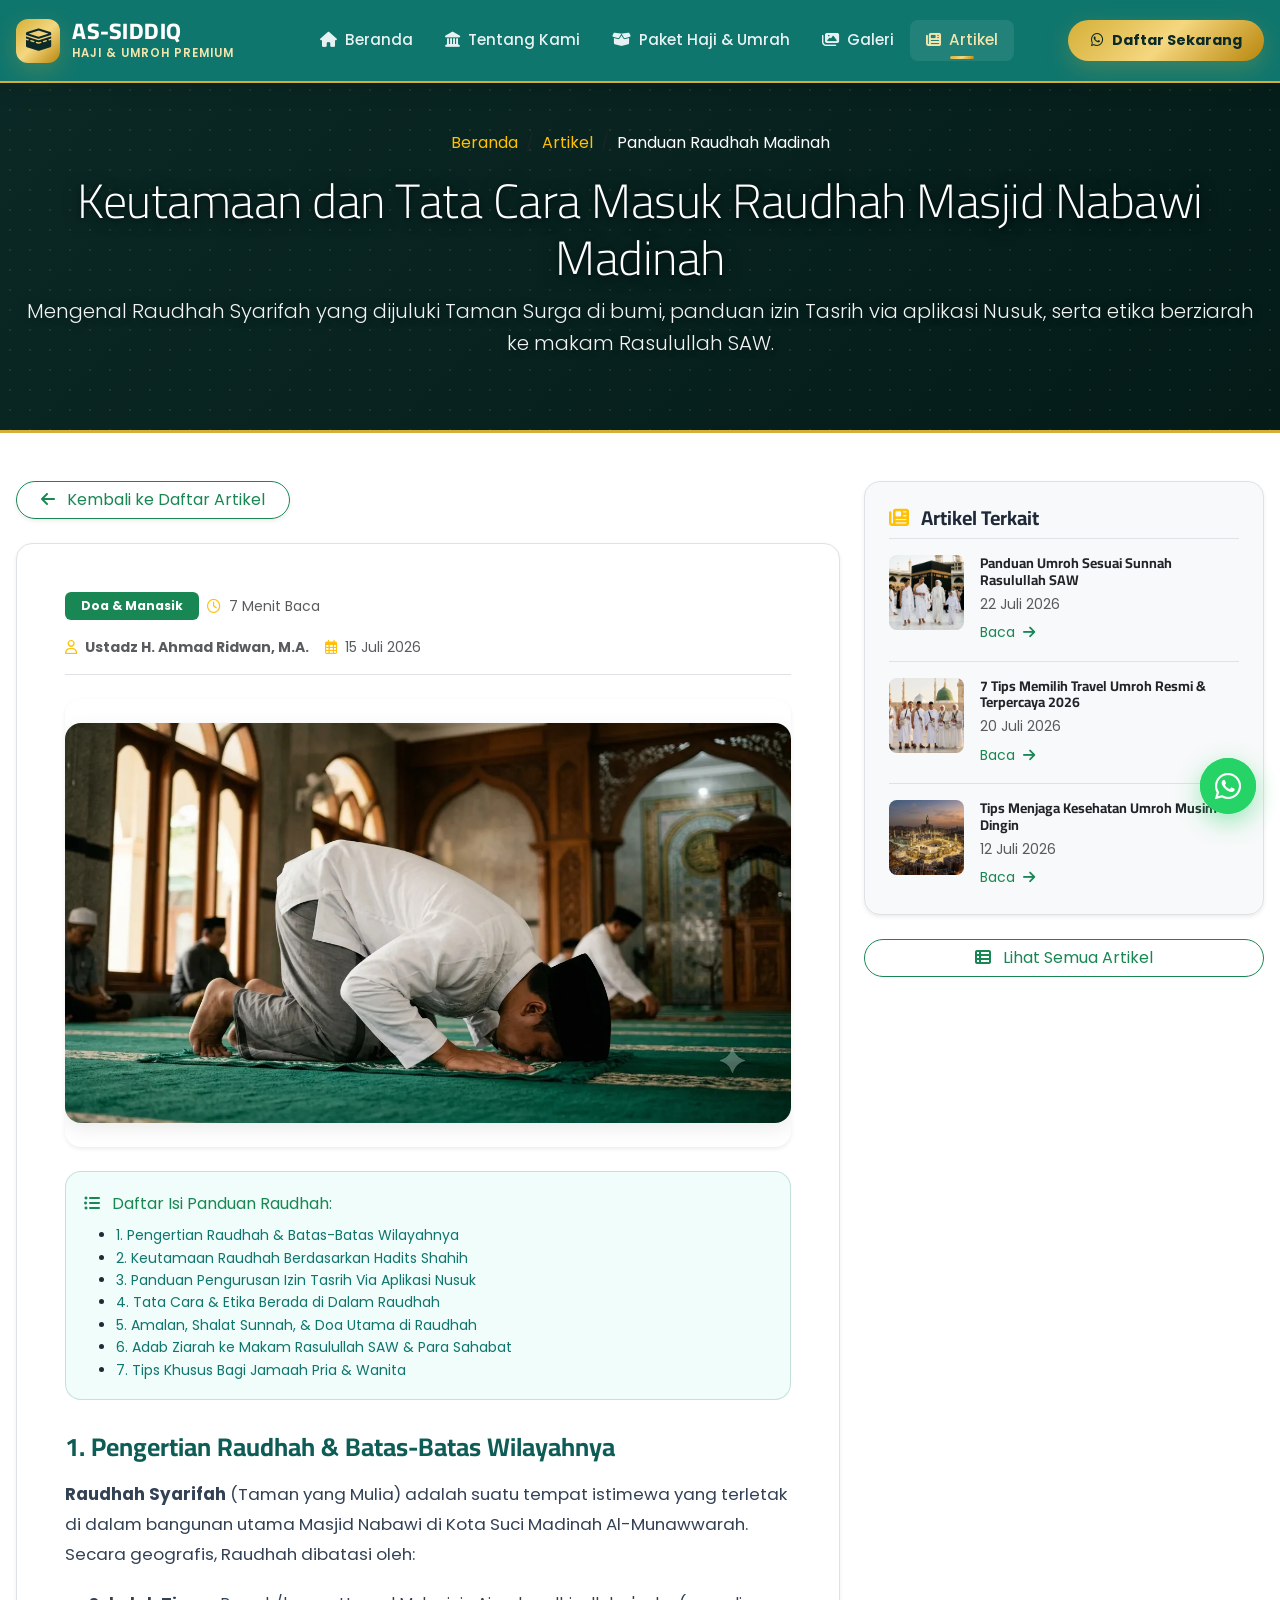
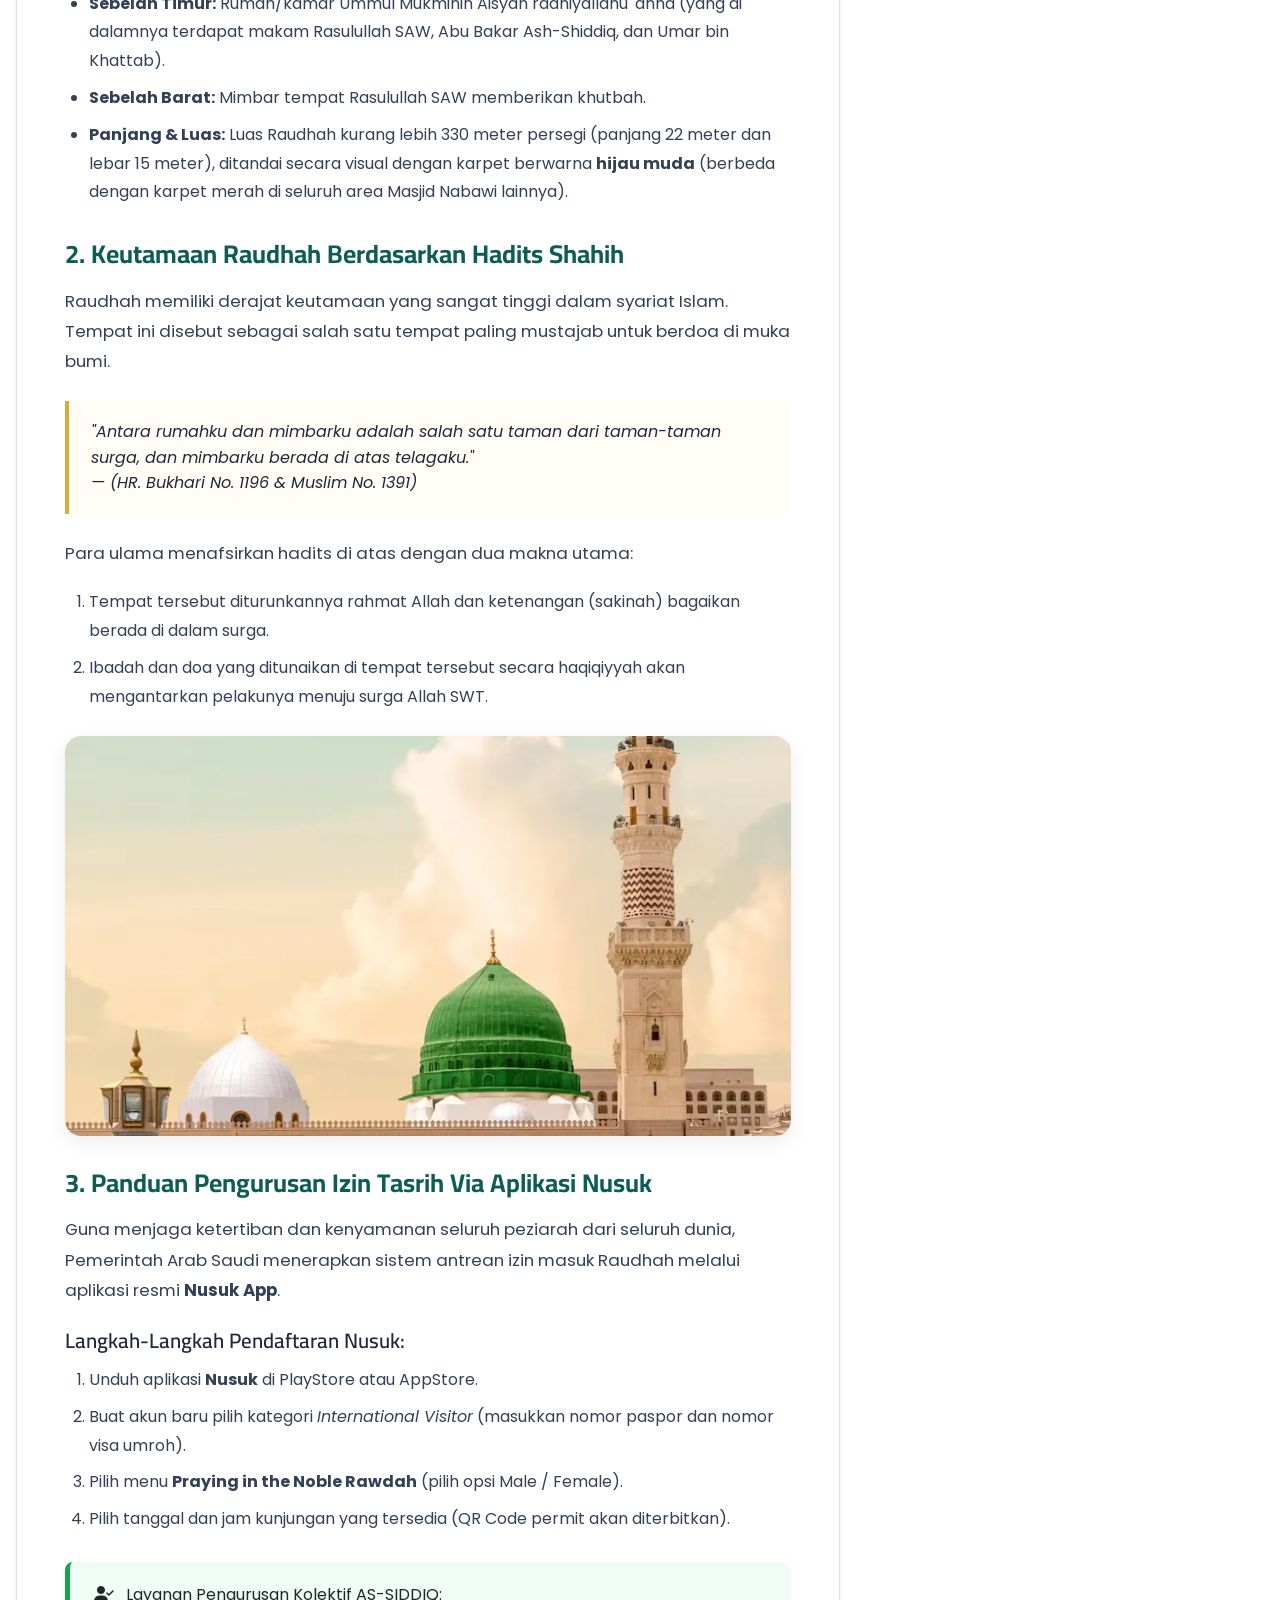
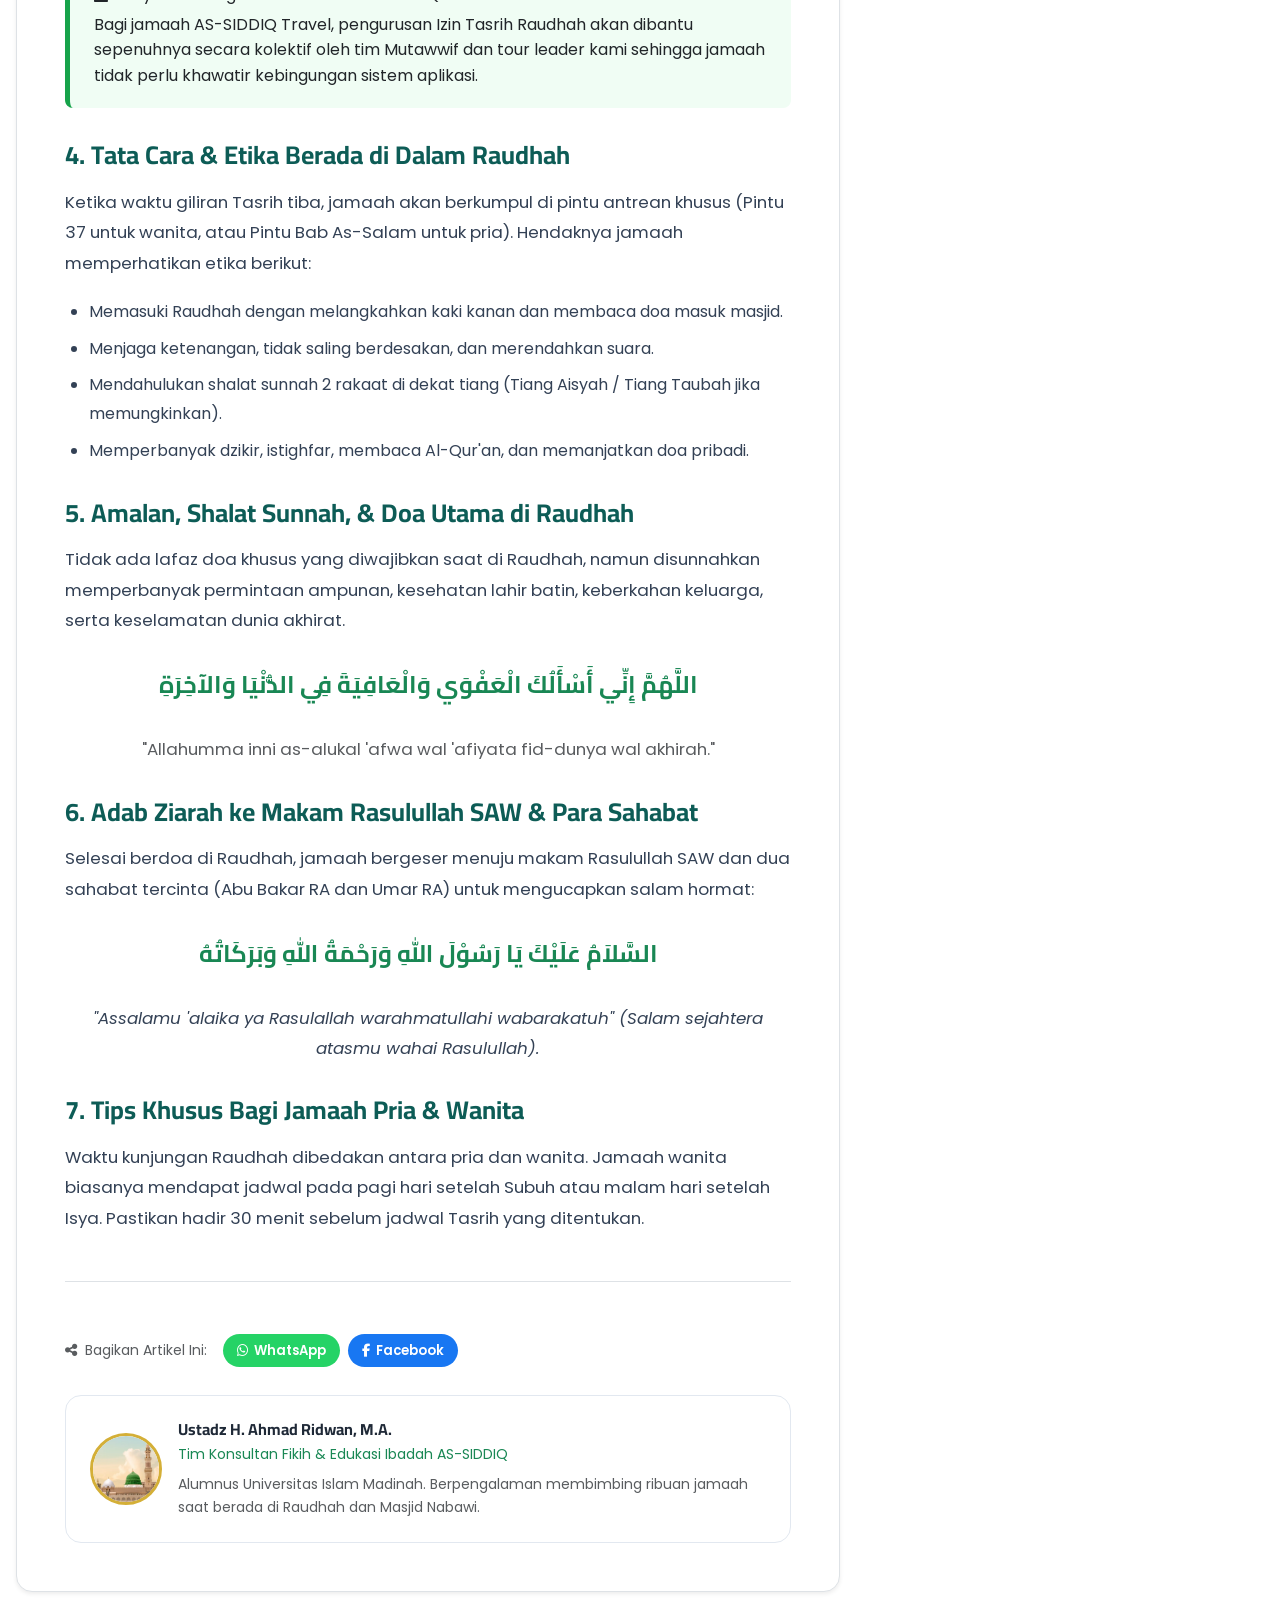
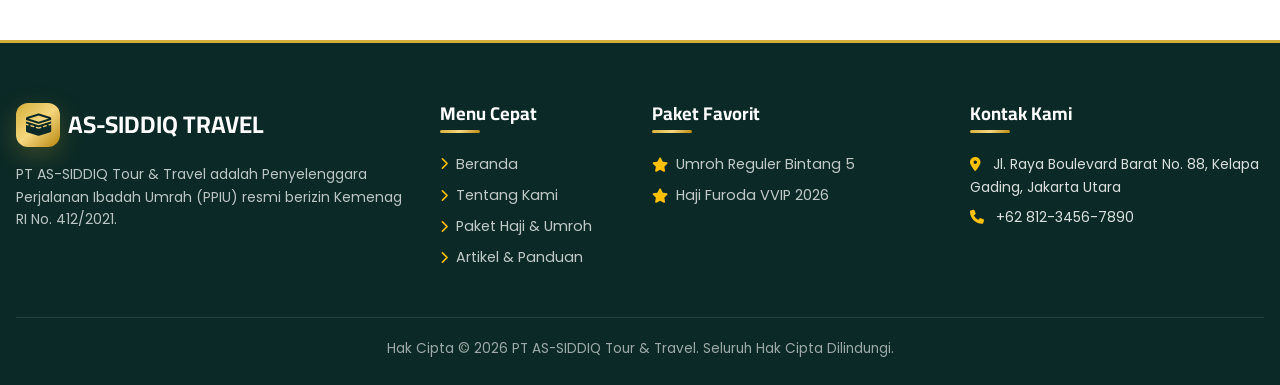
<file: keutamaan-dan-tata-cara-masuk-raudhah-masjid-nabawi-madinah.html>
<!DOCTYPE html>
<html lang="id" prefix="og: https://ogp.me/ns#">
<head>
  <meta charset="UTF-8">
  <meta name="viewport" content="width=device-width, initial-scale=1.0">

  <!-- SEO CORE -->
  <title>Keutamaan dan Tata Cara Masuk Raudhah Masjid Nabawi Madinah | AS-SIDDIQ Travel</title>
  <meta name="description" content="Keutamaan Raudhah Taman Surga di Masjid Nabawi Madinah. Panduan lengkap izin Tasrih via Nusuk App, tata cara shalat, doa di Raudhah, &amp; etika berziarah ke makam Rasulullah SAW.">
  <meta name="keywords" content="raudhah masjid nabawi, izin tasrih nusuk, cara masuk raudhah 2026, doa di raudhah, ziarah madinah, raudhah taman surga">
  <meta name="author" content="PT AS-SIDDIQ Tour &amp; Travel">
  <meta name="robots" content="index, follow, max-snippet:-1, max-image-preview:large, max-video-preview:-1">
  <meta name="language" content="Indonesian">
  <link rel="canonical" href="https://as-siddiq.vercel.app/keutamaan-dan-tata-cara-masuk-raudhah-masjid-nabawi-madinah.html">

  <!-- OPEN GRAPH -->
  <meta property="og:type" content="article">
  <meta property="og:site_name" content="AS-SIDDIQ Travel Haji &amp; Umroh">
  <meta property="og:locale" content="id_ID">
  <meta property="og:url" content="https://as-siddiq.vercel.app/keutamaan-dan-tata-cara-masuk-raudhah-masjid-nabawi-madinah.html">
  <meta property="og:title" content="Keutamaan dan Tata Cara Masuk Raudhah Masjid Nabawi Madinah">
  <meta property="og:description" content="Mengenal Raudhah Taman Surga di bumi, panduan izin Tasrih resmi Nusuk, serta amalan doa yang disunnahkan saat berada di Raudhah.">
  <meta property="og:image" content="https://as-siddiq.vercel.app/assets/orangsholat_9_11zon.webp">

  <!-- FAVICON -->
  <link rel="icon" type="image/svg+xml" href="data:image/svg+xml,<svg xmlns='http://www.w3.org/2000/svg' viewBox='0 0 100 100'><rect width='100' height='100' rx='20' fill='%230F766E'/><text y='.9em' font-size='72' x='50%' dominant-baseline='middle' text-anchor='middle'>🕋</text></svg>">
  <meta name="theme-color" content="#0F766E">

  <!-- Google Fonts -->
  <link href="https://fonts.googleapis.com/css2?family=Amiri:ital,wght@0,400;0,700;1,400&family=Cairo:wght@400;600;700;800&family=Poppins:wght@300;400;500;600;700&display=swap" rel="stylesheet">

  <link href="https://cdn.jsdelivr.net/npm/bootstrap@5.3.3/dist/css/bootstrap.min.css" rel="stylesheet">
  <link href="https://cdnjs.cloudflare.com/ajax/libs/font-awesome/6.5.1/css/all.min.css" rel="stylesheet">
  <link href="https://unpkg.com/aos@2.3.4/dist/aos.css" rel="stylesheet">
  <link href="assets/css/main.css" rel="stylesheet">

  <!-- SCHEMA.ORG JSON-LD -->
  <script type="application/ld+json">
  {
    "@context": "https://schema.org",
    "@type": "Article",
    "headline": "Keutamaan dan Tata Cara Masuk Raudhah Masjid Nabawi Madinah",
    "description": "Mengenal Raudhah Taman Surga di bumi, panduan izin Tasrih resmi Nusuk, serta amalan doa yang disunnahkan saat berada di Raudhah.",
    "image": "https://as-siddiq.vercel.app/assets/orangsholat_9_11zon.webp",
    "author": {
      "@type": "Person",
      "name": "Ustadz H. Ahmad Ridwan, M.A."
    },
    "publisher": {
      "@type": "Organization",
      "name": "PT AS-SIDDIQ Tour & Travel"
    },
    "datePublished": "2026-07-15",
    "dateModified": "2026-07-29"
  }
  </script>
</head>
<body class="bg-islamic-pattern">

  <!-- NAVBAR -->
  <nav class="navbar navbar-expand-lg navbar-assiddiq fixed-top" aria-label="Navigasi Utama">
    <div class="container">
      <a class="navbar-brand navbar-brand-logo" href="index.html">
        <div class="logo-badge-icon">
          <i class="fas fa-kaaba"></i>
        </div>
        <div>
          <div class="brand-text-main">AS-SIDDIQ</div>
          <div class="brand-text-sub">HAJI & UMROH PREMIUM</div>
        </div>
      </a>

      <button class="navbar-toggler" type="button" data-bs-toggle="collapse" data-bs-target="#navbarMain" aria-controls="navbarMain" aria-expanded="false" aria-label="Toggle navigation">
        <span class="navbar-toggler-icon"></span>
      </button>

      <div class="collapse navbar-collapse" id="navbarMain">
        <ul class="navbar-nav mx-auto mb-2 mb-lg-0">
          <li class="nav-item">
            <a class="nav-link" href="index.html"><i class="fas fa-home me-1"></i> Beranda</a>
          </li>
          <li class="nav-item">
            <a class="nav-link" href="tentang.html"><i class="fas fa-landmark me-1"></i> Tentang Kami</a>
          </li>
          <li class="nav-item">
            <a class="nav-link" href="paket.html"><i class="fas fa-box-open me-1"></i> Paket Haji & Umrah</a>
          </li>
          <li class="nav-item">
            <a class="nav-link" href="galeri.html"><i class="fas fa-images me-1"></i> Galeri</a>
          </li>
          <li class="nav-item">
            <a class="nav-link active" href="artikel.html"><i class="fas fa-newspaper me-1"></i> Artikel</a>
          </li>
        </ul>
        <div class="d-flex align-items-center">
          <a href="https://wa.me/6281234567890?text=Assalamu'alaikum%20CS%20AS-SIDDIQ,%20saya%20ingin%20mendaftar%20paket%20Umroh/Haji" target="_blank" class="btn btn-nav-wa">
            <i class="fab fa-whatsapp"></i> Daftar Sekarang
          </a>
        </div>
      </div>
    </div>
  </nav>

  <!-- HERO HEADER BREADCRUMB -->
  <section class="page-hero-section text-center">
    <div class="container position-relative" style="z-index: 2;">
      <nav aria-label="breadcrumb" class="d-flex justify-content-center mb-3">
        <ol class="breadcrumb bg-transparent p-0 m-0 text-white-50 small">
          <li class="breadcrumb-item"><a href="index.html" class="text-warning">Beranda</a></li>
          <li class="breadcrumb-item"><a href="artikel.html" class="text-warning">Artikel</a></li>
          <li class="breadcrumb-item active text-white" aria-current="page">Panduan Raudhah Madinah</li>
        </ol>
      </nav>
      <h1 class="display-5 font-weight-bold mb-2">Keutamaan dan Tata Cara Masuk Raudhah Masjid Nabawi Madinah</h1>
      <p class="lead text-light opacity-90 max-w-700 mx-auto">
        Mengenal Raudhah Syarifah yang dijuluki Taman Surga di bumi, panduan izin Tasrih via aplikasi Nusuk, serta etika berziarah ke makam Rasulullah SAW.
      </p>
    </div>
  </section>

  <!-- CONTENT SECTION -->
  <section class="py-5 bg-white">
    <div class="container">
      <div class="row g-5">
        
        <!-- MAIN ARTICLE BODY -->
        <div class="col-lg-8">

          <!-- Back Button -->
          <div class="mb-4">
            <a href="artikel.html" class="btn btn-outline-success rounded-pill px-4 font-weight-bold shadow-sm">
              <i class="fas fa-arrow-left me-2"></i> Kembali ke Daftar Artikel
            </a>
          </div>

          <article class="article-detail-card bg-white rounded-4 shadow-sm p-4 p-md-5 border">
            
            <!-- Meta Header -->
            <div class="d-flex align-items-center gap-2 mb-3">
              <span class="badge bg-success px-3 py-2">Doa &amp; Manasik</span>
              <span class="text-muted small"><i class="far fa-clock text-warning me-1"></i> 7 Menit Baca</span>
            </div>

            <!-- Author & Date -->
            <div class="d-flex align-items-center gap-3 text-muted small border-bottom pb-3 mb-4">
              <span><i class="far fa-user text-warning me-1"></i> <strong>Ustadz H. Ahmad Ridwan, M.A.</strong></span>
              <span><i class="far fa-calendar-alt text-warning me-1"></i> 15 Juli 2026</span>
            </div>

            <!-- Hero Image Banner -->
            <div class="rounded-4 overflow-hidden mb-4 shadow-sm">
              <img src="assets/orangsholat_9_11zon.webp" alt="Ketenangan Beribadah di Raudhah" class="detail-hero-img">
            </div>

            <!-- Table of Contents -->
            <div class="toc-box">
              <div class="toc-title font-weight-bold mb-2 text-success">
                <i class="fas fa-list-ul me-2"></i> Daftar Isi Panduan Raudhah:
              </div>
              <ul class="toc-list mb-0 small">
                <li><a href="#pengertian-raudhah">1. Pengertian Raudhah &amp; Batas-Batas Wilayahnya</a></li>
                <li><a href="#keutamaan-hadits">2. Keutamaan Raudhah Berdasarkan Hadits Shahih</a></li>
                <li><a href="#izin-nusuk">3. Panduan Pengurusan Izin Tasrih Via Aplikasi Nusuk</a></li>
                <li><a href="#tata-cara-masuk">4. Tata Cara &amp; Etika Berada di Dalam Raudhah</a></li>
                <li><a href="#amalan-doa">5. Amalan, Shalat Sunnah, &amp; Doa Utama di Raudhah</a></li>
                <li><a href="#ziarah-makam">6. Adab Ziarah ke Makam Rasulullah SAW &amp; Para Sahabat</a></li>
                <li><a href="#tips-jamaah">7. Tips Khusus Bagi Jamaah Pria &amp; Wanita</a></li>
              </ul>
            </div>

            <!-- Article Content Body -->
            <div class="article-body-content leading-relaxed text-dark">
              
              <h2 id="pengertian-raudhah">1. Pengertian Raudhah &amp; Batas-Batas Wilayahnya</h2>
              <p><strong>Raudhah Syarifah</strong> (Taman yang Mulia) adalah suatu tempat istimewa yang terletak di dalam bangunan utama Masjid Nabawi di Kota Suci Madinah Al-Munawwarah. Secara geografis, Raudhah dibatasi oleh:</p>
              <ul>
                <li><strong>Sebelah Timur:</strong> Rumah/kamar Ummul Mukminin Aisyah radhiyallahu 'anha (yang di dalamnya terdapat makam Rasulullah SAW, Abu Bakar Ash-Shiddiq, dan Umar bin Khattab).</li>
                <li><strong>Sebelah Barat:</strong> Mimbar tempat Rasulullah SAW memberikan khutbah.</li>
                <li><strong>Panjang &amp; Luas:</strong> Luas Raudhah kurang lebih 330 meter persegi (panjang 22 meter dan lebar 15 meter), ditandai secara visual dengan karpet berwarna <strong>hijau muda</strong> (berbeda dengan karpet merah di seluruh area Masjid Nabawi lainnya).</li>
              </ul>

              <h2 id="keutamaan-hadits">2. Keutamaan Raudhah Berdasarkan Hadits Shahih</h2>
              <p>Raudhah memiliki derajat keutamaan yang sangat tinggi dalam syariat Islam. Tempat ini disebut sebagai salah satu tempat paling mustajab untuk berdoa di muka bumi.</p>

              <div class="islamic-quote">
                "Antara rumahku dan mimbarku adalah salah satu taman dari taman-taman surga, dan mimbarku berada di atas telagaku."
                <div class="quote-author">— (HR. Bukhari No. 1196 &amp; Muslim No. 1391)</div>
              </div>

              <p>Para ulama menafsirkan hadits di atas dengan dua makna utama:</p>
              <ol>
                <li>Tempat tersebut diturunkannya rahmat Allah dan ketenangan (sakinah) bagaikan berada di dalam surga.</li>
                <li>Ibadah dan doa yang ditunaikan di tempat tersebut secara haqiqiyyah akan mengantarkan pelakunya menuju surga Allah SWT.</li>
              </ol>

              <img src="assets/masjidmadinah_4_11zon.webp" alt="Keindahan Keanggunan Masjid Nabawi Madinah">

              <h2 id="izin-nusuk">3. Panduan Pengurusan Izin Tasrih Via Aplikasi Nusuk</h2>
              <p>Guna menjaga ketertiban dan kenyamanan seluruh peziarah dari seluruh dunia, Pemerintah Arab Saudi menerapkan sistem antrean izin masuk Raudhah melalui aplikasi resmi <strong>Nusuk App</strong>.</p>
              
              <h3>Langkah-Langkah Pendaftaran Nusuk:</h3>
              <ol>
                <li>Unduh aplikasi <strong>Nusuk</strong> di PlayStore atau AppStore.</li>
                <li>Buat akun baru pilih kategori <em>International Visitor</em> (masukkan nomor paspor dan nomor visa umroh).</li>
                <li>Pilih menu <strong>Praying in the Noble Rawdah</strong> (pilih opsi Male / Female).</li>
                <li>Pilih tanggal dan jam kunjungan yang tersedia (QR Code permit akan diterbitkan).</li>
              </ol>

              <div class="tips-box">
                <div class="tips-box-title font-weight-bold mb-1"><i class="fas fa-user-check me-2"></i> Layanan Pengurusan Kolektif AS-SIDDIQ:</div>
                Bagi jamaah AS-SIDDIQ Travel, pengurusan Izin Tasrih Raudhah akan dibantu sepenuhnya secara kolektif oleh tim Mutawwif dan tour leader kami sehingga jamaah tidak perlu khawatir kebingungan sistem aplikasi.
              </div>

              <h2 id="tahap-masuk">4. Tata Cara &amp; Etika Berada di Dalam Raudhah</h2>
              <p>Ketika waktu giliran Tasrih tiba, jamaah akan berkumpul di pintu antrean khusus (Pintu 37 untuk wanita, atau Pintu Bab As-Salam untuk pria). Hendaknya jamaah memperhatikan etika berikut:</p>

              <ul>
                <li>Memasuki Raudhah dengan melangkahkan kaki kanan dan membaca doa masuk masjid.</li>
                <li>Menjaga ketenangan, tidak saling berdesakan, dan merendahkan suara.</li>
                <li>Mendahulukan shalat sunnah 2 rakaat di dekat tiang (Tiang Aisyah / Tiang Taubah jika memungkinkan).</li>
                <li>Memperbanyak dzikir, istighfar, membaca Al-Qur'an, dan memanjatkan doa pribadi.</li>
              </ul>

              <h2 id="amalan-doa">5. Amalan, Shalat Sunnah, &amp; Doa Utama di Raudhah</h2>
              <p>Tidak ada lafaz doa khusus yang diwajibkan saat di Raudhah, namun disunnahkan memperbanyak permintaan ampunan, kesehatan lahir batin, keberkahan keluarga, serta keselamatan dunia akhirat.</p>

              <p class="font-arabic fs-4 text-center text-success py-2">اللَّهُمَّ إِنِّي أَسْأَلُكَ الْعَفْوَي وَالْعَافِيَةَ فِي الدُّنْيَا وَالآخِرَةِ</p>
              <p class="text-center italic text-muted">"Allahumma inni as-alukal 'afwa wal 'afiyata fid-dunya wal akhirah."</p>

              <h2 id="ziarah-makam">6. Adab Ziarah ke Makam Rasulullah SAW &amp; Para Sahabat</h2>
              <p>Selesai berdoa di Raudhah, jamaah bergeser menuju makam Rasulullah SAW dan dua sahabat tercinta (Abu Bakar RA dan Umar RA) untuk mengucapkan salam hormat:</p>

              <p class="font-arabic fs-4 text-center text-success py-2">السَّلاَمُ عَلَيْكَ يَا رَسُوْلَ اللهِ وَرَحْمَةُ اللهِ وَبَرَكَاتُهُ</p>
              <p class="text-center"><em>"Assalamu 'alaika ya Rasulallah warahmatullahi wabarakatuh" (Salam sejahtera atasmu wahai Rasulullah).</em></p>

              <h2 id="tips-jamaah">7. Tips Khusus Bagi Jamaah Pria &amp; Wanita</h2>
              <p>Waktu kunjungan Raudhah dibedakan antara pria dan wanita. Jamaah wanita biasanya mendapat jadwal pada pagi hari setelah Subuh atau malam hari setelah Isya. Pastikan hadir 30 menit sebelum jadwal Tasrih yang ditentukan.</p>
            </div>

            <!-- Social Share -->
            <div class="border-top pt-4 mt-5">
              <div class="share-buttons-wrapper">
                <span class="font-weight-bold text-muted small me-2"><i class="fas fa-share-alt me-1"></i> Bagikan Artikel Ini:</span>
                <a href="https://api.whatsapp.com/send?text=Tata%20Cara%20Masuk%20Raudhah%20Masjid%20Nabawi%20https://as-siddiq.vercel.app/keutamaan-dan-tata-cara-masuk-raudhah-masjid-nabawi-madinah.html" target="_blank" class="btn-share btn-share-wa"><i class="fab fa-whatsapp"></i> WhatsApp</a>
                <a href="https://www.facebook.com/sharer/sharer.php?u=https://as-siddiq.vercel.app/keutamaan-dan-tata-cara-masuk-raudhah-masjid-nabawi-madinah.html" target="_blank" class="btn-share btn-share-fb"><i class="fab fa-facebook-f"></i> Facebook</a>
              </div>
            </div>

            <!-- Author Bio -->
            <div class="author-bio-card mt-4">
              <img src="assets/masjidmadinah_4_11zon.webp" alt="Penulis" class="author-bio-img">
              <div>
                <h6 class="font-weight-bold mb-1">Ustadz H. Ahmad Ridwan, M.A.</h6>
                <p class="small text-success font-weight-bold mb-2">Tim Konsultan Fikih &amp; Edukasi Ibadah AS-SIDDIQ</p>
                <p class="small text-muted mb-0">Alumnus Universitas Islam Madinah. Berpengalaman membimbing ribuan jamaah saat berada di Raudhah dan Masjid Nabawi.</p>
              </div>
            </div>

          </article>
        </div>

        <!-- SIDEBAR (WITHOUT WA CONSULTATION CARD) -->
        <div class="col-lg-4">
          <div class="position-sticky" style="top: 100px;">
            
            <div class="p-4 bg-light rounded-4 border shadow-sm mb-4">
              <h5 class="font-weight-bold mb-3 border-bottom pb-2"><i class="fas fa-newspaper me-2 text-warning"></i> Artikel Terkait</h5>
              
              <div class="d-flex gap-3 mb-3 pb-3 border-bottom">
                <img src="assets/orangumroh_11_11zon.webp" alt="Panduan Umroh Sunnah" class="rounded-3" style="width: 75px; height: 75px; object-fit: cover; flex-shrink:0;">
                <div>
                  <h6 class="font-weight-bold mb-1" style="font-size: 0.88rem;">
                    <a href="panduan-lengkap-tata-cara-ibadah-umroh-sesuai-sunnah-rasulullah-saw.html" class="text-dark text-decoration-none">Panduan Umroh Sesuai Sunnah Rasulullah SAW</a>
                  </h6>
                  <small class="text-muted d-block mb-1">22 Juli 2026</small>
                  <a href="panduan-lengkap-tata-cara-ibadah-umroh-sesuai-sunnah-rasulullah-saw.html" class="small text-success font-weight-bold">Baca <i class="fas fa-arrow-right ms-1"></i></a>
                </div>
              </div>

              <div class="d-flex gap-3 mb-3 pb-3 border-bottom">
                <img src="assets/landingpagehaji_1_11zon.webp" alt="Tips Travel Umroh" class="rounded-3" style="width: 75px; height: 75px; object-fit: cover; flex-shrink:0;">
                <div>
                  <h6 class="font-weight-bold mb-1" style="font-size: 0.88rem;">
                    <a href="7-tips-penting-memilih-travel-umroh-resmi-&terpercaya-2026.html" class="text-dark text-decoration-none">7 Tips Memilih Travel Umroh Resmi &amp; Terpercaya 2026</a>
                  </h6>
                  <small class="text-muted d-block mb-1">20 Juli 2026</small>
                  <a href="7-tips-penting-memilih-travel-umroh-resmi-&terpercaya-2026.html" class="small text-success font-weight-bold">Baca <i class="fas fa-arrow-right ms-1"></i></a>
                </div>
              </div>

              <div class="d-flex gap-3 mb-0">
                <img src="assets/pemandanganhaji_2_11zon.webp" alt="Tips Kesehatan Musim Dingin" class="rounded-3" style="width: 75px; height: 75px; object-fit: cover; flex-shrink:0;">
                <div>
                  <h6 class="font-weight-bold mb-1" style="font-size: 0.88rem;">
                    <a href="tips-efektif-menjaga-kesehatan-jamaah-saat-umroh-musim-dingin.html" class="text-dark text-decoration-none">Tips Menjaga Kesehatan Umroh Musim Dingin</a>
                  </h6>
                  <small class="text-muted d-block mb-1">12 Juli 2026</small>
                  <a href="tips-efektif-menjaga-kesehatan-jamaah-saat-umroh-musim-dingin.html" class="small text-success font-weight-bold">Baca <i class="fas fa-arrow-right ms-1"></i></a>
                </div>
              </div>

            </div>

            <!-- BACK TO ALL ARTICLES LINK -->
            <div class="text-center">
              <a href="artikel.html" class="btn btn-outline-success rounded-pill px-4 font-weight-bold w-100">
                <i class="fas fa-th-list me-2"></i> Lihat Semua Artikel
              </a>
            </div>

          </div>
        </div>

      </div>
    </div>
  </section>

  <!-- FOOTER -->
  <footer class="footer-assiddiq">
    <div class="container">
      <div class="row g-4">
        <div class="col-lg-4 col-md-6">
          <div class="d-flex align-items-center gap-2 mb-3">
            <div class="logo-badge-icon">
              <i class="fas fa-kaaba"></i>
            </div>
            <span class="fs-4 font-weight-bold text-white font-arabic">AS-SIDDIQ TRAVEL</span>
          </div>
          <p class="small text-light opacity-75 mb-3">
            PT AS-SIDDIQ Tour &amp; Travel adalah Penyelenggara Perjalanan Ibadah Umrah (PPIU) resmi berizin Kemenag RI No. 412/2021.
          </p>
        </div>

        <div class="col-lg-2 col-md-6">
          <h4 class="footer-title">Menu Cepat</h4>
          <ul class="footer-links">
            <li><a href="index.html"><i class="fas fa-chevron-right small text-warning"></i> Beranda</a></li>
            <li><a href="tentang.html"><i class="fas fa-chevron-right small text-warning"></i> Tentang Kami</a></li>
            <li><a href="paket.html"><i class="fas fa-chevron-right small text-warning"></i> Paket Haji &amp; Umroh</a></li>
            <li><a href="artikel.html"><i class="fas fa-chevron-right small text-warning"></i> Artikel &amp; Panduan</a></li>
          </ul>
        </div>

        <div class="col-lg-3 col-md-6">
          <h4 class="footer-title">Paket Favorit</h4>
          <ul class="footer-links">
            <li><a href="paket.html"><i class="fas fa-star text-warning"></i> Umroh Reguler Bintang 5</a></li>
            <li><a href="paket.html"><i class="fas fa-star text-warning"></i> Haji Furoda VVIP 2026</a></li>
          </ul>
        </div>

        <div class="col-lg-3 col-md-6">
          <h4 class="footer-title">Kontak Kami</h4>
          <p class="small mb-2"><i class="fas fa-map-marker-alt text-warning me-2"></i> Jl. Raya Boulevard Barat No. 88, Kelapa Gading, Jakarta Utara</p>
          <p class="small mb-2"><i class="fas fa-phone text-warning me-2"></i> +62 812-3456-7890</p>
        </div>
      </div>

      <div class="footer-bottom">
        <p class="mb-0">Hak Cipta &copy; 2026 PT AS-SIDDIQ Tour &amp; Travel. Seluruh Hak Cipta Dilindungi.</p>
      </div>
    </div>
  </footer>

  <!-- FLOATING CONTAINER -->
  <div class="floating-container">
    <a href="https://wa.me/6281234567890?text=Assalamu'alaikum%20CS%20AS-SIDDIQ" target="_blank" class="btn-floating-wa" aria-label="Chat WhatsApp AS-SIDDIQ">
      <i class="fab fa-whatsapp"></i>
    </a>
    <button id="scrollTopBtn" class="btn-scroll-top" aria-label="Scroll to Top">
      <i class="fas fa-arrow-up"></i>
    </button>
  </div>

  <script src="https://cdn.jsdelivr.net/npm/bootstrap@5.3.3/dist/js/bootstrap.bundle.min.js"></script>
  <script src="https://unpkg.com/aos@2.3.4/dist/aos.js"></script>
  <script src="assets/js/main.js"></script>
</body>
</html>
</file>
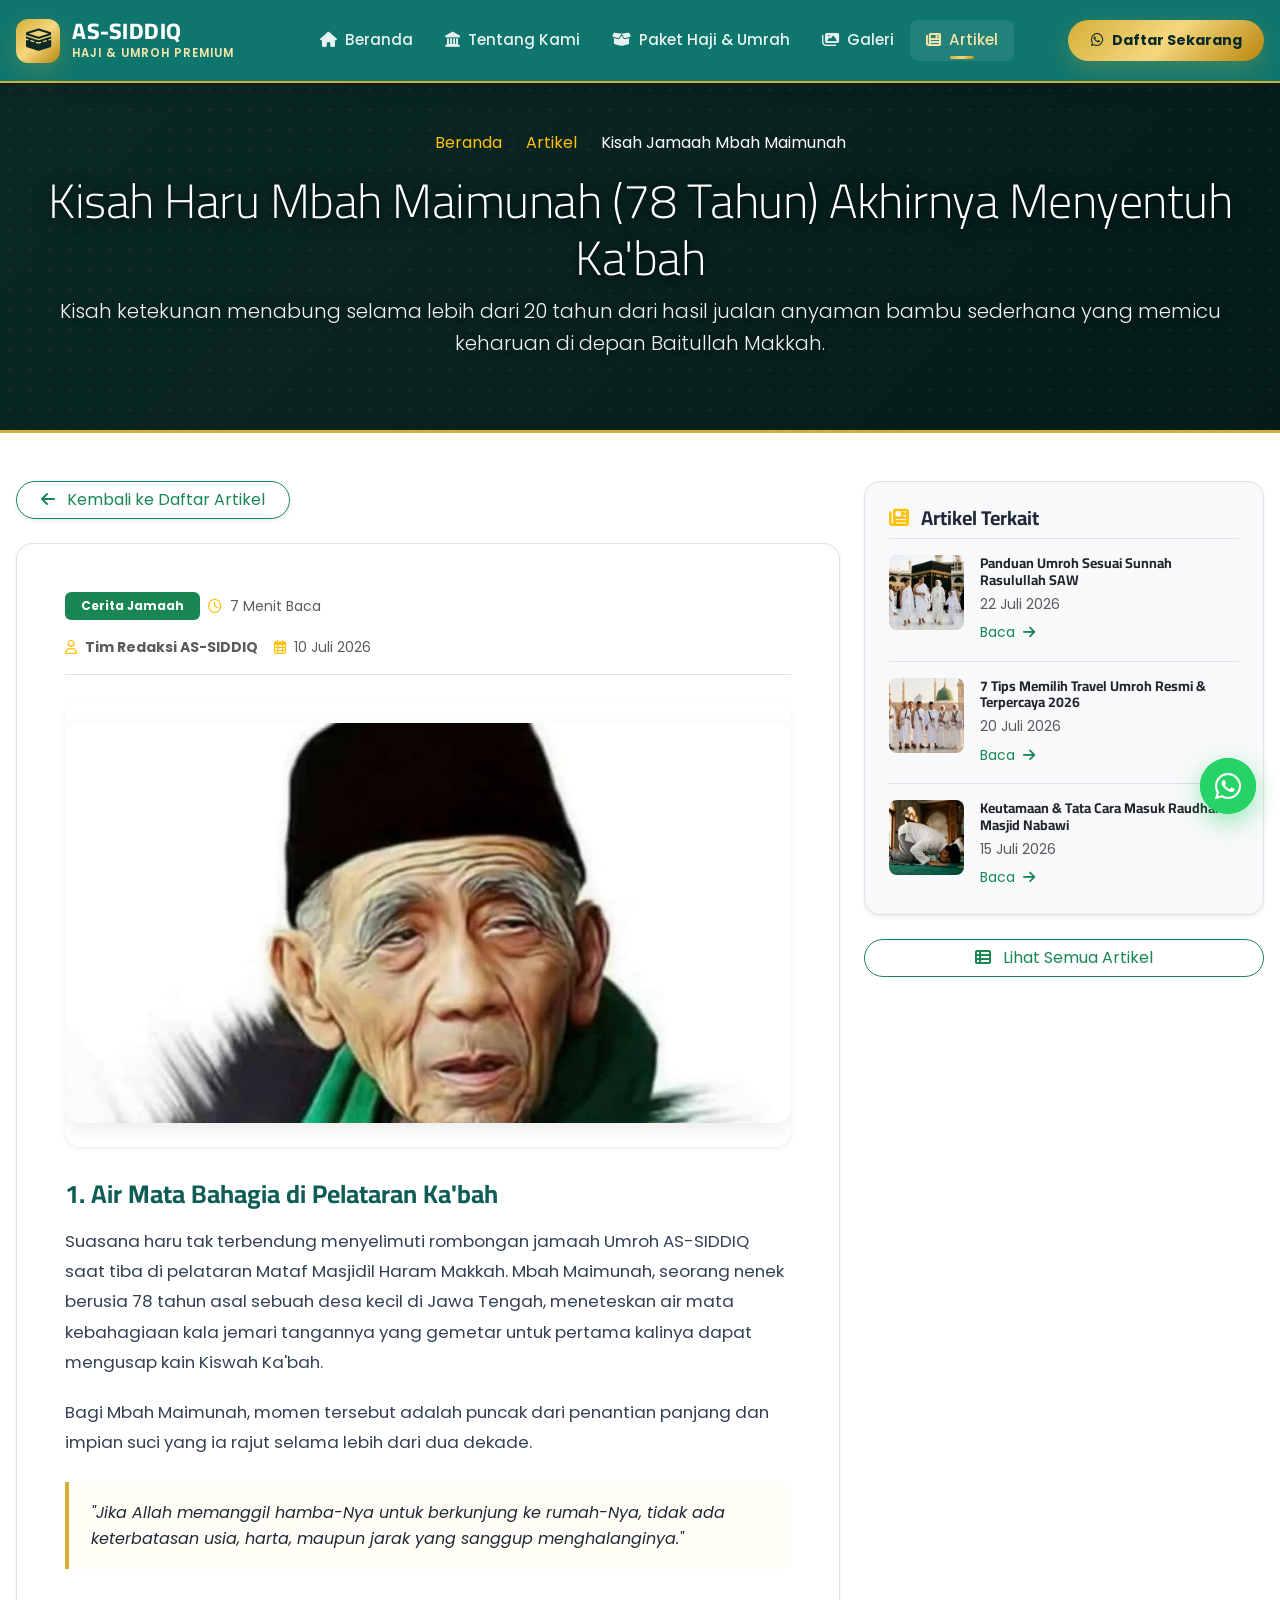
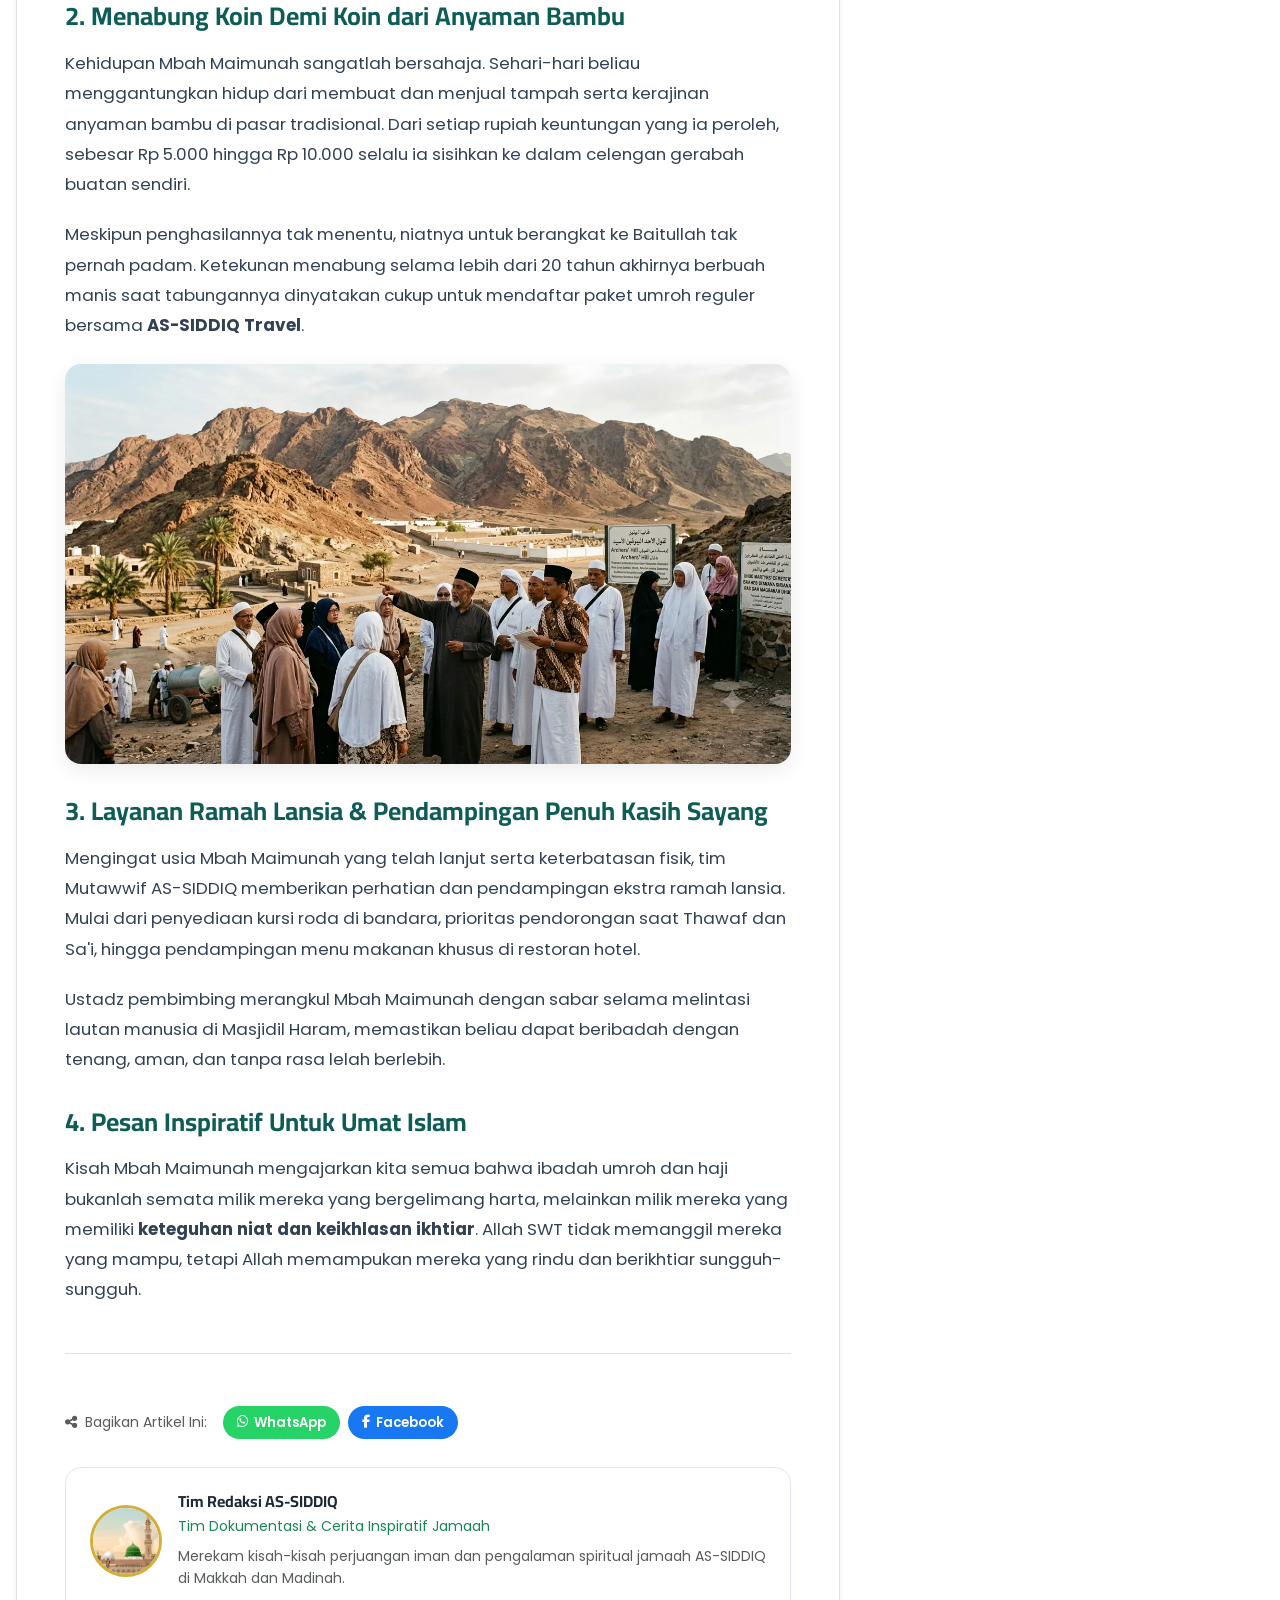
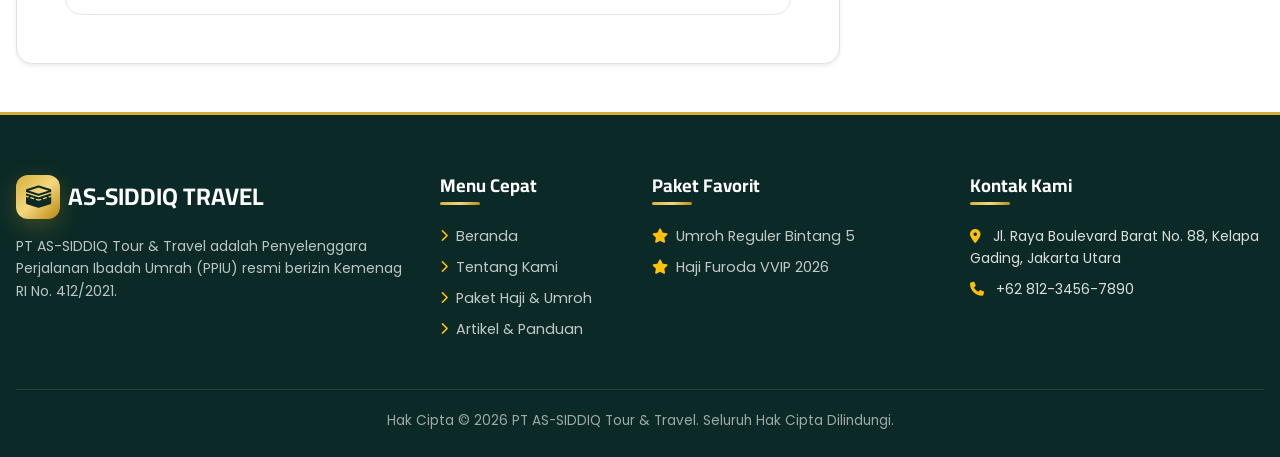
<file: kisah-haru-mbah-maimunah-78-tahun-akhirnya-menyentuh-kabah.html>
<!DOCTYPE html>
<html lang="id" prefix="og: https://ogp.me/ns#">
<head>
  <meta charset="UTF-8">
  <meta name="viewport" content="width=device-width, initial-scale=1.0">

  <!-- SEO CORE -->
  <title>Kisah Haru Mbah Maimunah (78 Tahun) Akhirnya Menyentuh Ka'bah | AS-SIDDIQ Travel</title>
  <meta name="description" content="Kisah inspiratif dan haru Mbah Maimunah (78 Tahun) menabung 20 tahun menjual kerajinan bambu hingga akhirnya impiannya menyentuh kain Kiswah Ka'bah terwujud bersama AS-SIDDIQ.">
  <meta name="keywords" content="cerita jamaah umroh, kisah inspiratif umroh, lansia umroh, kisah haru ka'bah, pengalaman umroh as-siddiq">
  <meta name="author" content="PT AS-SIDDIQ Tour &amp; Travel">
  <meta name="robots" content="index, follow, max-snippet:-1, max-image-preview:large, max-video-preview:-1">
  <meta name="language" content="Indonesian">
  <link rel="canonical" href="https://as-siddiq.vercel.app/kisah-haru-mbah-maimunah-78-tahun-akhirnya-menyentuh-kabah.html">

  <!-- OPEN GRAPH -->
  <meta property="og:type" content="article">
  <meta property="og:site_name" content="AS-SIDDIQ Travel Haji &amp; Umroh">
  <meta property="og:locale" content="id_ID">
  <meta property="og:url" content="https://as-siddiq.vercel.app/kisah-haru-mbah-maimunah-78-tahun-akhirnya-menyentuh-kabah.html">
  <meta property="og:title" content="Kisah Haru Mbah Maimunah (78 Tahun) Akhirnya Menyentuh Ka'bah">
  <meta property="og:description" content="Perjalanan perjuangan menabung selama 20 tahun yang berbuah manis. Pendampingan penuh kasih sayang dari tim Mutawwif AS-SIDDIQ.">
  <meta property="og:image" content="https://as-siddiq.vercel.app/assets/mbahmaimunah_5_11zon.webp">

  <!-- FAVICON -->
  <link rel="icon" type="image/svg+xml" href="data:image/svg+xml,<svg xmlns='http://www.w3.org/2000/svg' viewBox='0 0 100 100'><rect width='100' height='100' rx='20' fill='%230F766E'/><text y='.9em' font-size='72' x='50%' dominant-baseline='middle' text-anchor='middle'>🕋</text></svg>">
  <meta name="theme-color" content="#0F766E">

  <!-- Google Fonts -->
  <link href="https://fonts.googleapis.com/css2?family=Amiri:ital,wght@0,400;0,700;1,400&family=Cairo:wght@400;600;700;800&family=Poppins:wght@300;400;500;600;700&display=swap" rel="stylesheet">

  <link href="https://cdn.jsdelivr.net/npm/bootstrap@5.3.3/dist/css/bootstrap.min.css" rel="stylesheet">
  <link href="https://cdnjs.cloudflare.com/ajax/libs/font-awesome/6.5.1/css/all.min.css" rel="stylesheet">
  <link href="https://unpkg.com/aos@2.3.4/dist/aos.css" rel="stylesheet">
  <link href="assets/css/main.css" rel="stylesheet">

  <!-- SCHEMA.ORG JSON-LD -->
  <script type="application/ld+json">
  {
    "@context": "https://schema.org",
    "@type": "Article",
    "headline": "Kisah Haru Mbah Maimunah (78 Tahun) Akhirnya Menyentuh Ka'bah",
    "description": "Perjalanan perjuangan menabung selama 20 years yang berbuah manis.",
    "image": "https://as-siddiq.vercel.app/assets/mbahmaimunah_5_11zon.webp",
    "author": {
      "@type": "Organization",
      "name": "Tim Redaksi AS-SIDDIQ"
    },
    "publisher": {
      "@type": "Organization",
      "name": "PT AS-SIDDIQ Tour & Travel"
    },
    "datePublished": "2026-07-10",
    "dateModified": "2026-07-29"
  }
  </script>
</head>
<body class="bg-islamic-pattern">

  <!-- NAVBAR -->
  <nav class="navbar navbar-expand-lg navbar-assiddiq fixed-top" aria-label="Navigasi Utama">
    <div class="container">
      <a class="navbar-brand navbar-brand-logo" href="index.html">
        <div class="logo-badge-icon">
          <i class="fas fa-kaaba"></i>
        </div>
        <div>
          <div class="brand-text-main">AS-SIDDIQ</div>
          <div class="brand-text-sub">HAJI & UMROH PREMIUM</div>
        </div>
      </a>

      <button class="navbar-toggler" type="button" data-bs-toggle="collapse" data-bs-target="#navbarMain" aria-controls="navbarMain" aria-expanded="false" aria-label="Toggle navigation">
        <span class="navbar-toggler-icon"></span>
      </button>

      <div class="collapse navbar-collapse" id="navbarMain">
        <ul class="navbar-nav mx-auto mb-2 mb-lg-0">
          <li class="nav-item">
            <a class="nav-link" href="index.html"><i class="fas fa-home me-1"></i> Beranda</a>
          </li>
          <li class="nav-item">
            <a class="nav-link" href="tentang.html"><i class="fas fa-landmark me-1"></i> Tentang Kami</a>
          </li>
          <li class="nav-item">
            <a class="nav-link" href="paket.html"><i class="fas fa-box-open me-1"></i> Paket Haji & Umrah</a>
          </li>
          <li class="nav-item">
            <a class="nav-link" href="galeri.html"><i class="fas fa-images me-1"></i> Galeri</a>
          </li>
          <li class="nav-item">
            <a class="nav-link active" href="artikel.html"><i class="fas fa-newspaper me-1"></i> Artikel</a>
          </li>
        </ul>
        <div class="d-flex align-items-center">
          <a href="https://wa.me/6281234567890?text=Assalamu'alaikum%20CS%20AS-SIDDIQ,%20saya%20ingin%20mendaftar%20paket%20Umroh/Haji" target="_blank" class="btn btn-nav-wa">
            <i class="fab fa-whatsapp"></i> Daftar Sekarang
          </a>
        </div>
      </div>
    </div>
  </nav>

  <!-- HERO HEADER BREADCRUMB -->
  <section class="page-hero-section text-center">
    <div class="container position-relative" style="z-index: 2;">
      <nav aria-label="breadcrumb" class="d-flex justify-content-center mb-3">
        <ol class="breadcrumb bg-transparent p-0 m-0 text-white-50 small">
          <li class="breadcrumb-item"><a href="index.html" class="text-warning">Beranda</a></li>
          <li class="breadcrumb-item"><a href="artikel.html" class="text-warning">Artikel</a></li>
          <li class="breadcrumb-item active text-white" aria-current="page">Kisah Jamaah Mbah Maimunah</li>
        </ol>
      </nav>
      <h1 class="display-5 font-weight-bold mb-2">Kisah Haru Mbah Maimunah (78 Tahun) Akhirnya Menyentuh Ka'bah</h1>
      <p class="lead text-light opacity-90 max-w-700 mx-auto">
        Kisah ketekunan menabung selama lebih dari 20 tahun dari hasil jualan anyaman bambu sederhana yang memicu keharuan di depan Baitullah Makkah.
      </p>
    </div>
  </section>

  <!-- CONTENT SECTION -->
  <section class="py-5 bg-white">
    <div class="container">
      <div class="row g-5">
        
        <!-- MAIN ARTICLE BODY -->
        <div class="col-lg-8">

          <!-- Back Button -->
          <div class="mb-4">
            <a href="artikel.html" class="btn btn-outline-success rounded-pill px-4 font-weight-bold shadow-sm">
              <i class="fas fa-arrow-left me-2"></i> Kembali ke Daftar Artikel
            </a>
          </div>

          <article class="article-detail-card bg-white rounded-4 shadow-sm p-4 p-md-5 border">
            
            <!-- Meta Header -->
            <div class="d-flex align-items-center gap-2 mb-3">
              <span class="badge bg-success px-3 py-2">Cerita Jamaah</span>
              <span class="text-muted small"><i class="far fa-clock text-warning me-1"></i> 7 Menit Baca</span>
            </div>

            <!-- Author & Date -->
            <div class="d-flex align-items-center gap-3 text-muted small border-bottom pb-3 mb-4">
              <span><i class="far fa-user text-warning me-1"></i> <strong>Tim Redaksi AS-SIDDIQ</strong></span>
              <span><i class="far fa-calendar-alt text-warning me-1"></i> 10 Juli 2026</span>
            </div>

            <!-- Hero Image Banner -->
            <div class="rounded-4 overflow-hidden mb-4 shadow-sm">
              <img src="assets/mbahmaimunah_5_11zon.webp" alt="Mbah Maimunah Jamaah Umroh AS-SIDDIQ" class="detail-hero-img">
            </div>

            <!-- Article Content Body -->
            <div class="article-body-content leading-relaxed text-dark">
              
              <h2>1. Air Mata Bahagia di Pelataran Ka'bah</h2>
              <p>Suasana haru tak terbendung menyelimuti rombongan jamaah Umroh AS-SIDDIQ saat tiba di pelataran Mataf Masjidil Haram Makkah. Mbah Maimunah, seorang nenek berusia 78 tahun asal sebuah desa kecil di Jawa Tengah, meneteskan air mata kebahagiaan kala jemari tangannya yang gemetar untuk pertama kalinya dapat mengusap kain Kiswah Ka'bah.</p>
              <p>Bagi Mbah Maimunah, momen tersebut adalah puncak dari penantian panjang dan impian suci yang ia rajut selama lebih dari dua dekade.</p>

              <div class="islamic-quote">
                "Jika Allah memanggil hamba-Nya untuk berkunjung ke rumah-Nya, tidak ada keterbatasan usia, harta, maupun jarak yang sanggup menghalanginya."
              </div>

              <h2>2. Menabung Koin Demi Koin dari Anyaman Bambu</h2>
              <p>Kehidupan Mbah Maimunah sangatlah bersahaja. Sehari-hari beliau menggantungkan hidup dari membuat dan menjual tampah serta kerajinan anyaman bambu di pasar tradisional. Dari setiap rupiah keuntungan yang ia peroleh, sebesar Rp 5.000 hingga Rp 10.000 selalu ia sisihkan ke dalam celengan gerabah buatan sendiri.</p>
              <p>Meskipun penghasilannya tak menentu, niatnya untuk berangkat ke Baitullah tak pernah padam. Ketekunan menabung selama lebih dari 20 tahun akhirnya berbuah manis saat tabungannya dinyatakan cukup untuk mendaftar paket umroh reguler bersama <strong>AS-SIDDIQ Travel</strong>.</p>

              <img src="assets/orangziarah_12_11zon.webp" alt="Jamaah Umroh Lansia Beribadah dengan Khusyuk">

              <h2>3. Layanan Ramah Lansia &amp; Pendampingan Penuh Kasih Sayang</h2>
              <p>Mengingat usia Mbah Maimunah yang telah lanjut serta keterbatasan fisik, tim Mutawwif AS-SIDDIQ memberikan perhatian dan pendampingan ekstra ramah lansia. Mulai dari penyediaan kursi roda di bandara, prioritas pendorongan saat Thawaf dan Sa'i, hingga pendampingan menu makanan khusus di restoran hotel.</p>
              <p>Ustadz pembimbing merangkul Mbah Maimunah dengan sabar selama melintasi lautan manusia di Masjidil Haram, memastikan beliau dapat beribadah dengan tenang, aman, dan tanpa rasa lelah berlebih.</p>

              <h2>4. Pesan Inspiratif Untuk Umat Islam</h2>
              <p>Kisah Mbah Maimunah mengajarkan kita semua bahwa ibadah umroh dan haji bukanlah semata milik mereka yang bergelimang harta, melainkan milik mereka yang memiliki <strong>keteguhan niat dan keikhlasan ikhtiar</strong>. Allah SWT tidak memanggil mereka yang mampu, tetapi Allah memampukan mereka yang rindu dan berikhtiar sungguh-sungguh.</p>
            </div>

            <!-- Social Share -->
            <div class="border-top pt-4 mt-5">
              <div class="share-buttons-wrapper">
                <span class="font-weight-bold text-muted small me-2"><i class="fas fa-share-alt me-1"></i> Bagikan Artikel Ini:</span>
                <a href="https://api.whatsapp.com/send?text=Kisah%20Haru%20Mbah%20Maimunah%20Akhirnya%20Menyentuh%20Ka'bah%20https://as-siddiq.vercel.app/kisah-haru-mbah-maimunah-78-tahun-akhirnya-menyentuh-kabah.html" target="_blank" class="btn-share btn-share-wa"><i class="fab fa-whatsapp"></i> WhatsApp</a>
                <a href="https://www.facebook.com/sharer/sharer.php?u=https://as-siddiq.vercel.app/kisah-haru-mbah-maimunah-78-tahun-akhirnya-menyentuh-kabah.html" target="_blank" class="btn-share btn-share-fb"><i class="fab fa-facebook-f"></i> Facebook</a>
              </div>
            </div>

            <!-- Author Bio -->
            <div class="author-bio-card mt-4">
              <img src="assets/masjidmadinah_4_11zon.webp" alt="Penulis" class="author-bio-img">
              <div>
                <h6 class="font-weight-bold mb-1">Tim Redaksi AS-SIDDIQ</h6>
                <p class="small text-success font-weight-bold mb-2">Tim Dokumentasi &amp; Cerita Inspiratif Jamaah</p>
                <p class="small text-muted mb-0">Merekam kisah-kisah perjuangan iman dan pengalaman spiritual jamaah AS-SIDDIQ di Makkah dan Madinah.</p>
              </div>
            </div>

          </article>
        </div>

        <!-- SIDEBAR (WITHOUT WA CONSULTATION CARD) -->
        <div class="col-lg-4">
          <div class="position-sticky" style="top: 100px;">
            
            <div class="p-4 bg-light rounded-4 border shadow-sm mb-4">
              <h5 class="font-weight-bold mb-3 border-bottom pb-2"><i class="fas fa-newspaper me-2 text-warning"></i> Artikel Terkait</h5>
              
              <div class="d-flex gap-3 mb-3 pb-3 border-bottom">
                <img src="assets/orangumroh_11_11zon.webp" alt="Panduan Umroh Sunnah" class="rounded-3" style="width: 75px; height: 75px; object-fit: cover; flex-shrink:0;">
                <div>
                  <h6 class="font-weight-bold mb-1" style="font-size: 0.88rem;">
                    <a href="panduan-lengkap-tata-cara-ibadah-umroh-sesuai-sunnah-rasulullah-saw.html" class="text-dark text-decoration-none">Panduan Umroh Sesuai Sunnah Rasulullah SAW</a>
                  </h6>
                  <small class="text-muted d-block mb-1">22 Juli 2026</small>
                  <a href="panduan-lengkap-tata-cara-ibadah-umroh-sesuai-sunnah-rasulullah-saw.html" class="small text-success font-weight-bold">Baca <i class="fas fa-arrow-right ms-1"></i></a>
                </div>
              </div>

              <div class="d-flex gap-3 mb-3 pb-3 border-bottom">
                <img src="assets/landingpagehaji_1_11zon.webp" alt="Tips Travel Umroh" class="rounded-3" style="width: 75px; height: 75px; object-fit: cover; flex-shrink:0;">
                <div>
                  <h6 class="font-weight-bold mb-1" style="font-size: 0.88rem;">
                    <a href="7-tips-penting-memilih-travel-umroh-resmi-&terpercaya-2026.html" class="text-dark text-decoration-none">7 Tips Memilih Travel Umroh Resmi &amp; Terpercaya 2026</a>
                  </h6>
                  <small class="text-muted d-block mb-1">20 Juli 2026</small>
                  <a href="7-tips-penting-memilih-travel-umroh-resmi-&terpercaya-2026.html" class="small text-success font-weight-bold">Baca <i class="fas fa-arrow-right ms-1"></i></a>
                </div>
              </div>

              <div class="d-flex gap-3 mb-0">
                <img src="assets/orangsholat_9_11zon.webp" alt="Raudhah Masjid Nabawi" class="rounded-3" style="width: 75px; height: 75px; object-fit: cover; flex-shrink:0;">
                <div>
                  <h6 class="font-weight-bold mb-1" style="font-size: 0.88rem;">
                    <a href="keutamaan-dan-tata-cara-masuk-raudhah-masjid-nabawi-madinah.html" class="text-dark text-decoration-none">Keutamaan &amp; Tata Cara Masuk Raudhah Masjid Nabawi</a>
                  </h6>
                  <small class="text-muted d-block mb-1">15 Juli 2026</small>
                  <a href="keutamaan-dan-tata-cara-masuk-raudhah-masjid-nabawi-madinah.html" class="small text-success font-weight-bold">Baca <i class="fas fa-arrow-right ms-1"></i></a>
                </div>
              </div>

            </div>

            <!-- BACK TO ALL ARTICLES LINK -->
            <div class="text-center">
              <a href="artikel.html" class="btn btn-outline-success rounded-pill px-4 font-weight-bold w-100">
                <i class="fas fa-th-list me-2"></i> Lihat Semua Artikel
              </a>
            </div>

          </div>
        </div>

      </div>
    </div>
  </section>

  <!-- FOOTER -->
  <footer class="footer-assiddiq">
    <div class="container">
      <div class="row g-4">
        <div class="col-lg-4 col-md-6">
          <div class="d-flex align-items-center gap-2 mb-3">
            <div class="logo-badge-icon">
              <i class="fas fa-kaaba"></i>
            </div>
            <span class="fs-4 font-weight-bold text-white font-arabic">AS-SIDDIQ TRAVEL</span>
          </div>
          <p class="small text-light opacity-75 mb-3">
            PT AS-SIDDIQ Tour &amp; Travel adalah Penyelenggara Perjalanan Ibadah Umrah (PPIU) resmi berizin Kemenag RI No. 412/2021.
          </p>
        </div>

        <div class="col-lg-2 col-md-6">
          <h4 class="footer-title">Menu Cepat</h4>
          <ul class="footer-links">
            <li><a href="index.html"><i class="fas fa-chevron-right small text-warning"></i> Beranda</a></li>
            <li><a href="tentang.html"><i class="fas fa-chevron-right small text-warning"></i> Tentang Kami</a></li>
            <li><a href="paket.html"><i class="fas fa-chevron-right small text-warning"></i> Paket Haji &amp; Umroh</a></li>
            <li><a href="artikel.html"><i class="fas fa-chevron-right small text-warning"></i> Artikel &amp; Panduan</a></li>
          </ul>
        </div>

        <div class="col-lg-3 col-md-6">
          <h4 class="footer-title">Paket Favorit</h4>
          <ul class="footer-links">
            <li><a href="paket.html"><i class="fas fa-star text-warning"></i> Umroh Reguler Bintang 5</a></li>
            <li><a href="paket.html"><i class="fas fa-star text-warning"></i> Haji Furoda VVIP 2026</a></li>
          </ul>
        </div>

        <div class="col-lg-3 col-md-6">
          <h4 class="footer-title">Kontak Kami</h4>
          <p class="small mb-2"><i class="fas fa-map-marker-alt text-warning me-2"></i> Jl. Raya Boulevard Barat No. 88, Kelapa Gading, Jakarta Utara</p>
          <p class="small mb-2"><i class="fas fa-phone text-warning me-2"></i> +62 812-3456-7890</p>
        </div>
      </div>

      <div class="footer-bottom">
        <p class="mb-0">Hak Cipta &copy; 2026 PT AS-SIDDIQ Tour &amp; Travel. Seluruh Hak Cipta Dilindungi.</p>
      </div>
    </div>
  </footer>

  <!-- FLOATING CONTAINER -->
  <div class="floating-container">
    <a href="https://wa.me/6281234567890?text=Assalamu'alaikum%20CS%20AS-SIDDIQ" target="_blank" class="btn-floating-wa" aria-label="Chat WhatsApp AS-SIDDIQ">
      <i class="fab fa-whatsapp"></i>
    </a>
    <button id="scrollTopBtn" class="btn-scroll-top" aria-label="Scroll to Top">
      <i class="fas fa-arrow-up"></i>
    </button>
  </div>

  <script src="https://cdn.jsdelivr.net/npm/bootstrap@5.3.3/dist/js/bootstrap.bundle.min.js"></script>
  <script src="https://unpkg.com/aos@2.3.4/dist/aos.js"></script>
  <script src="assets/js/main.js"></script>
</body>
</html>
</file>
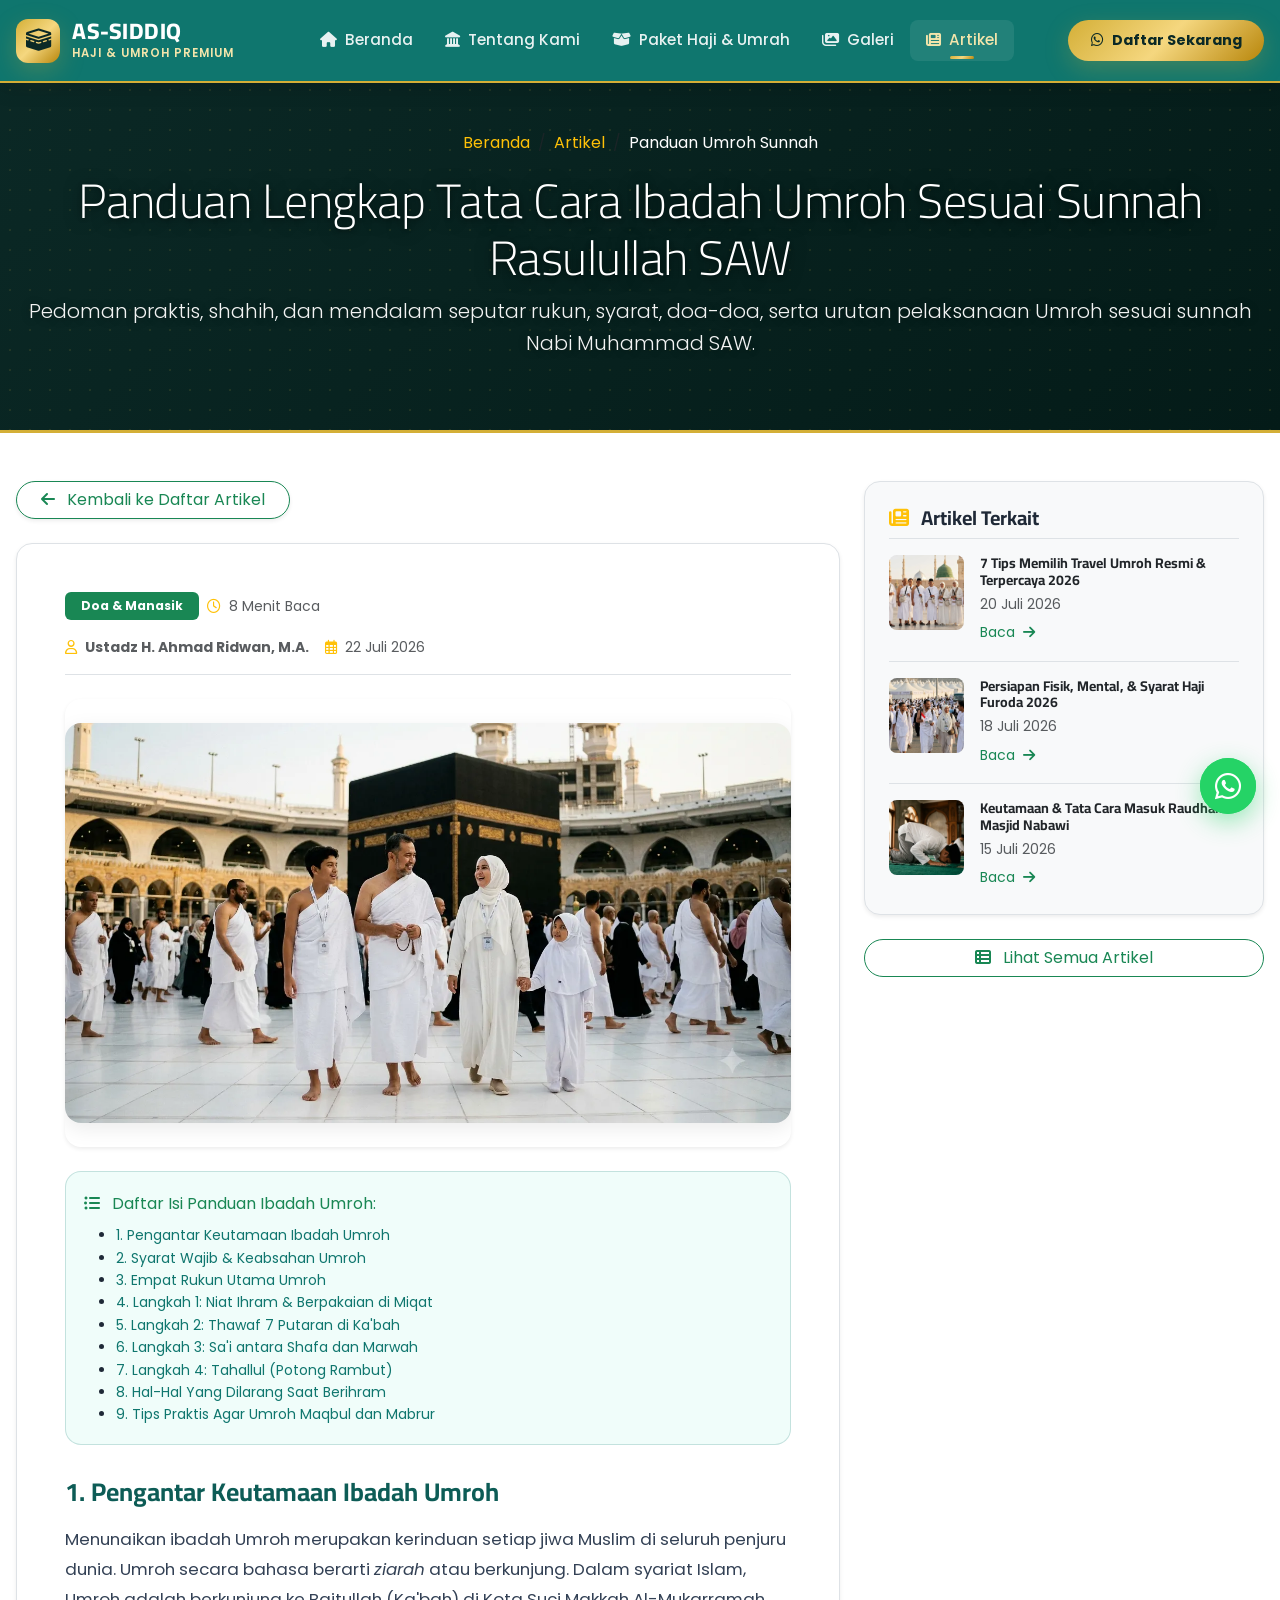
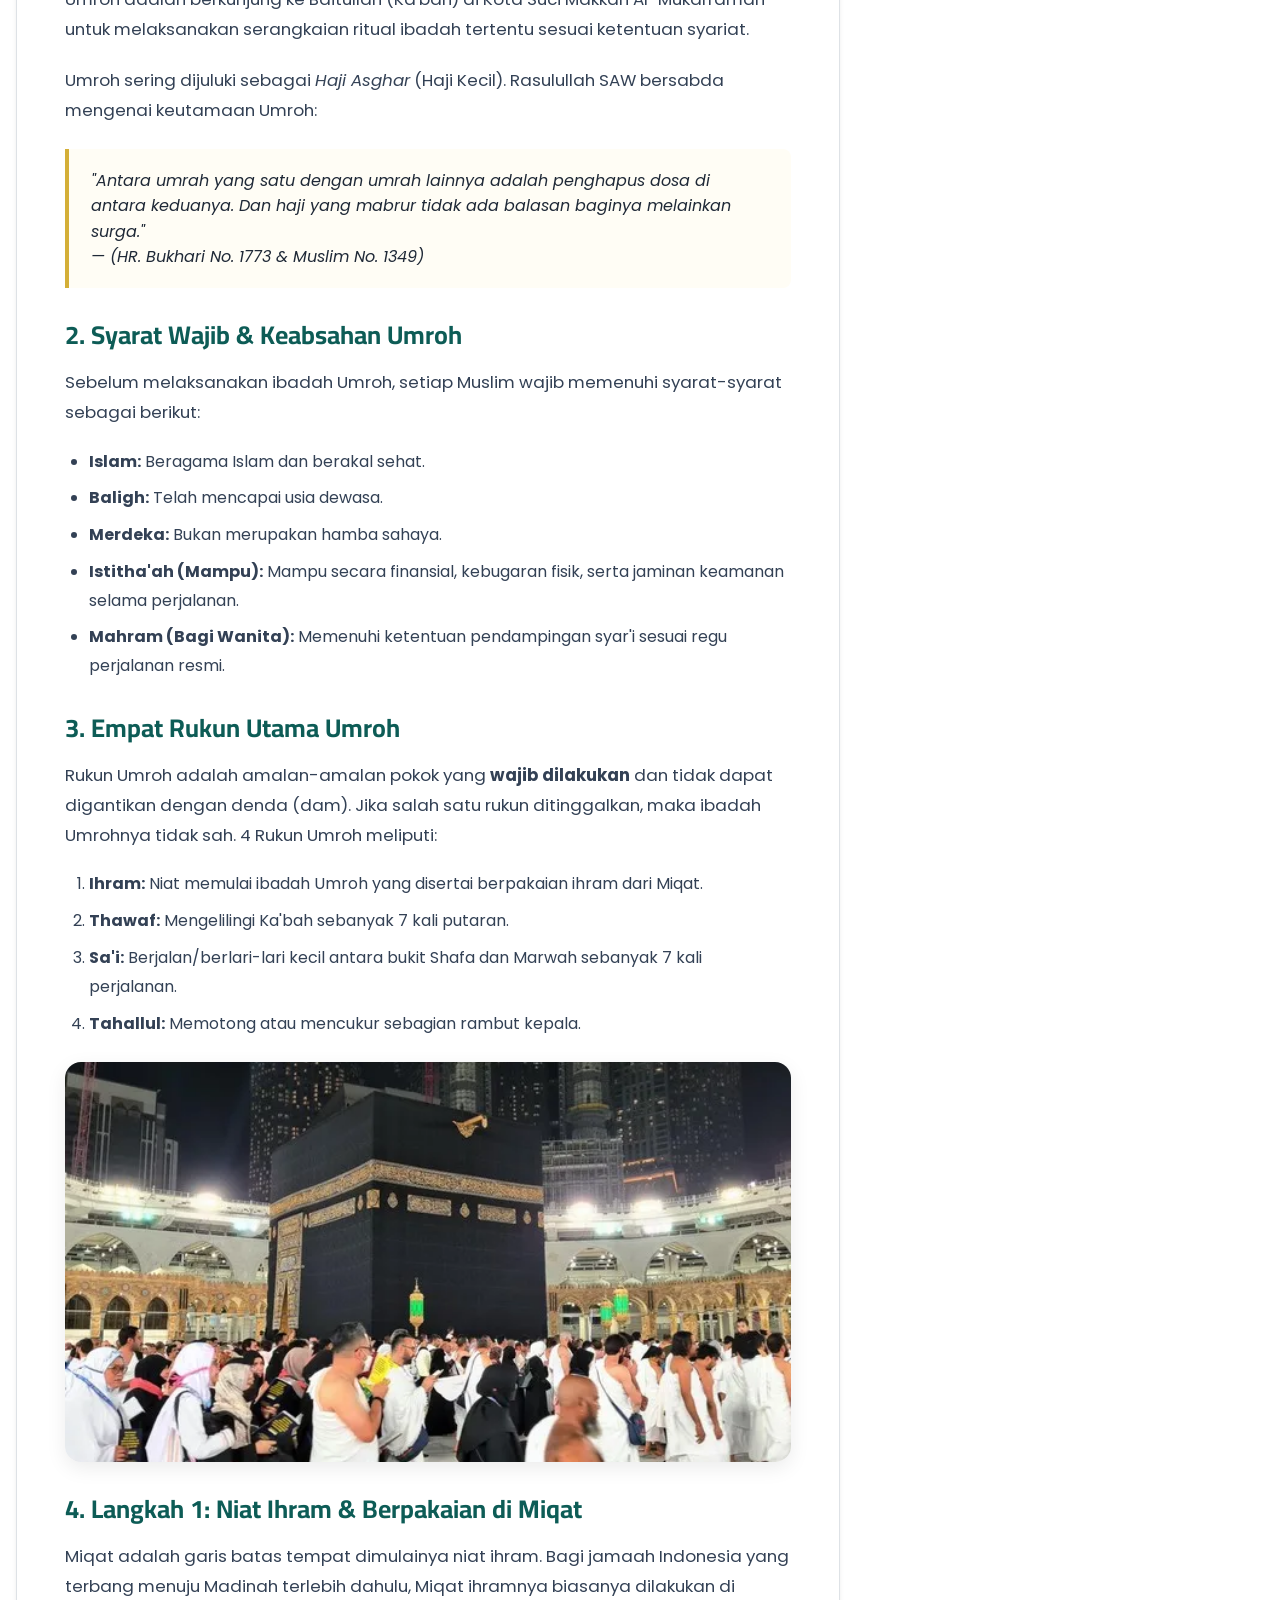
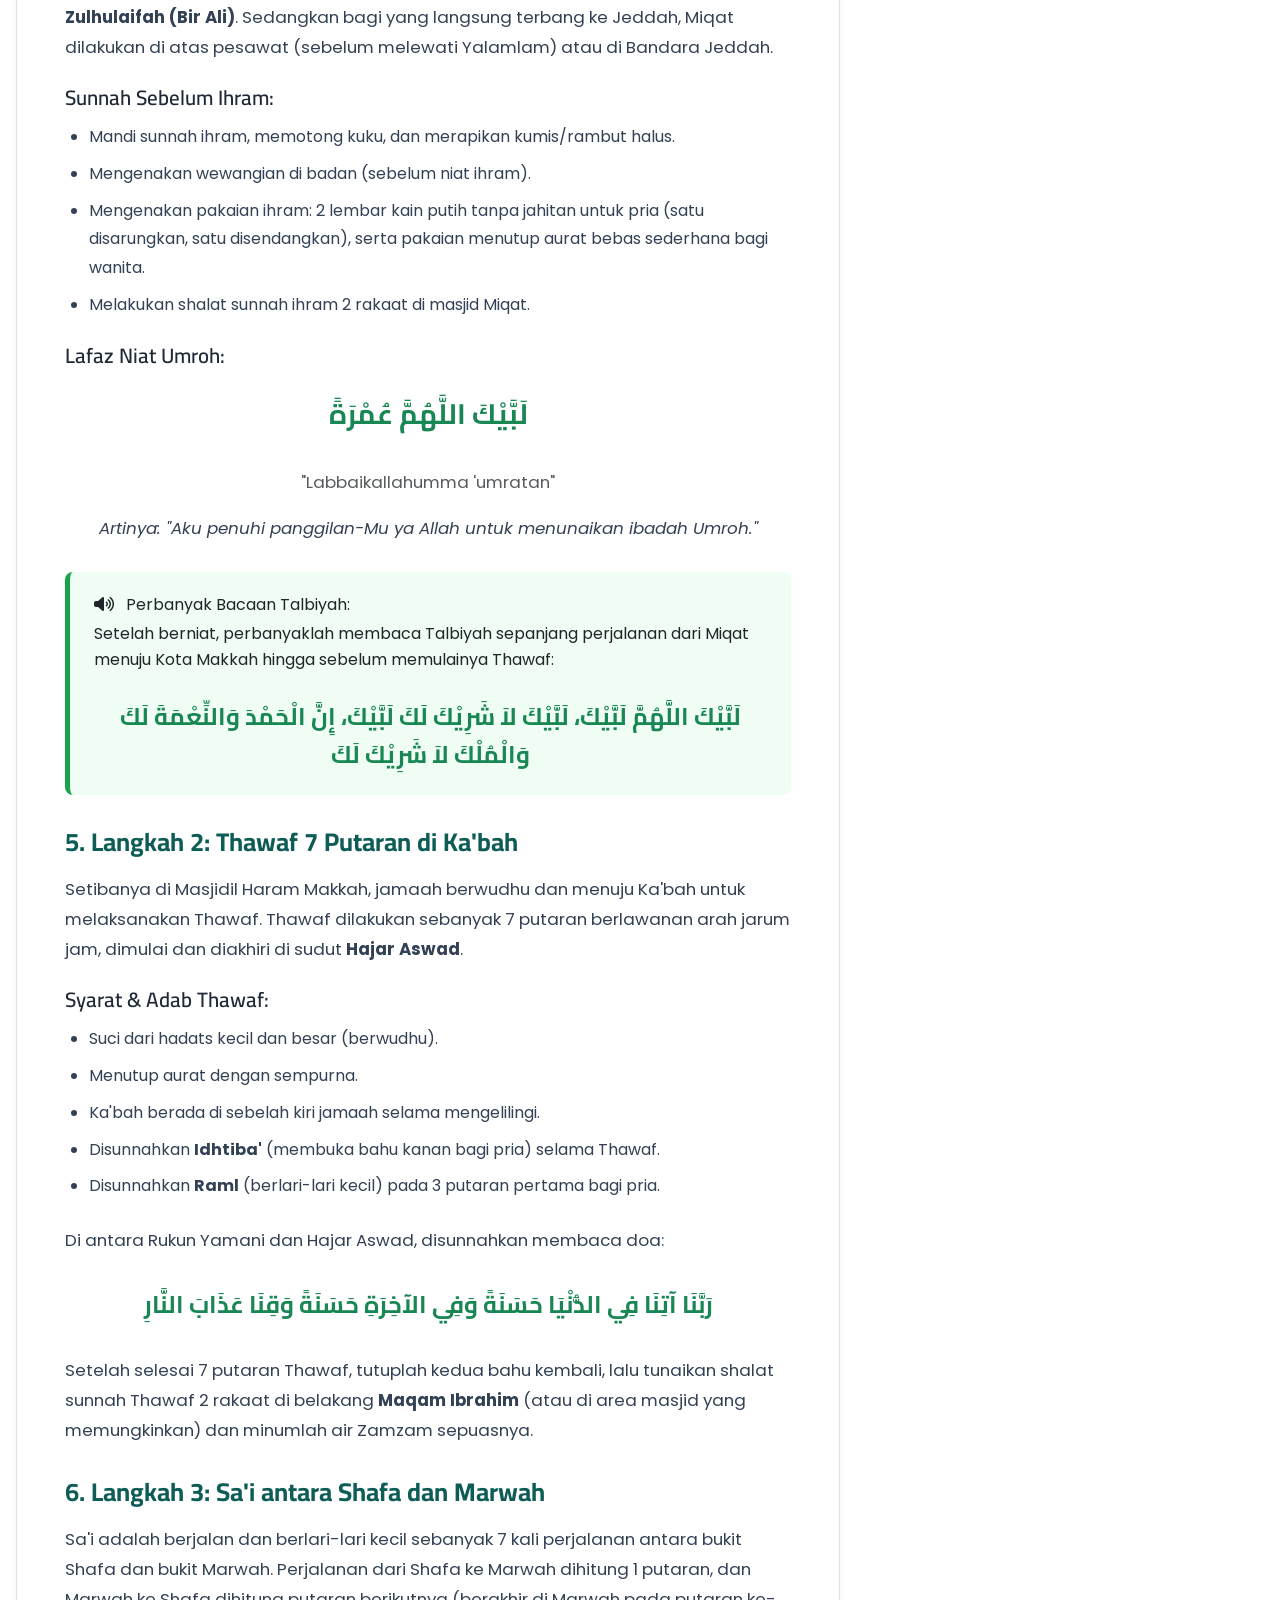
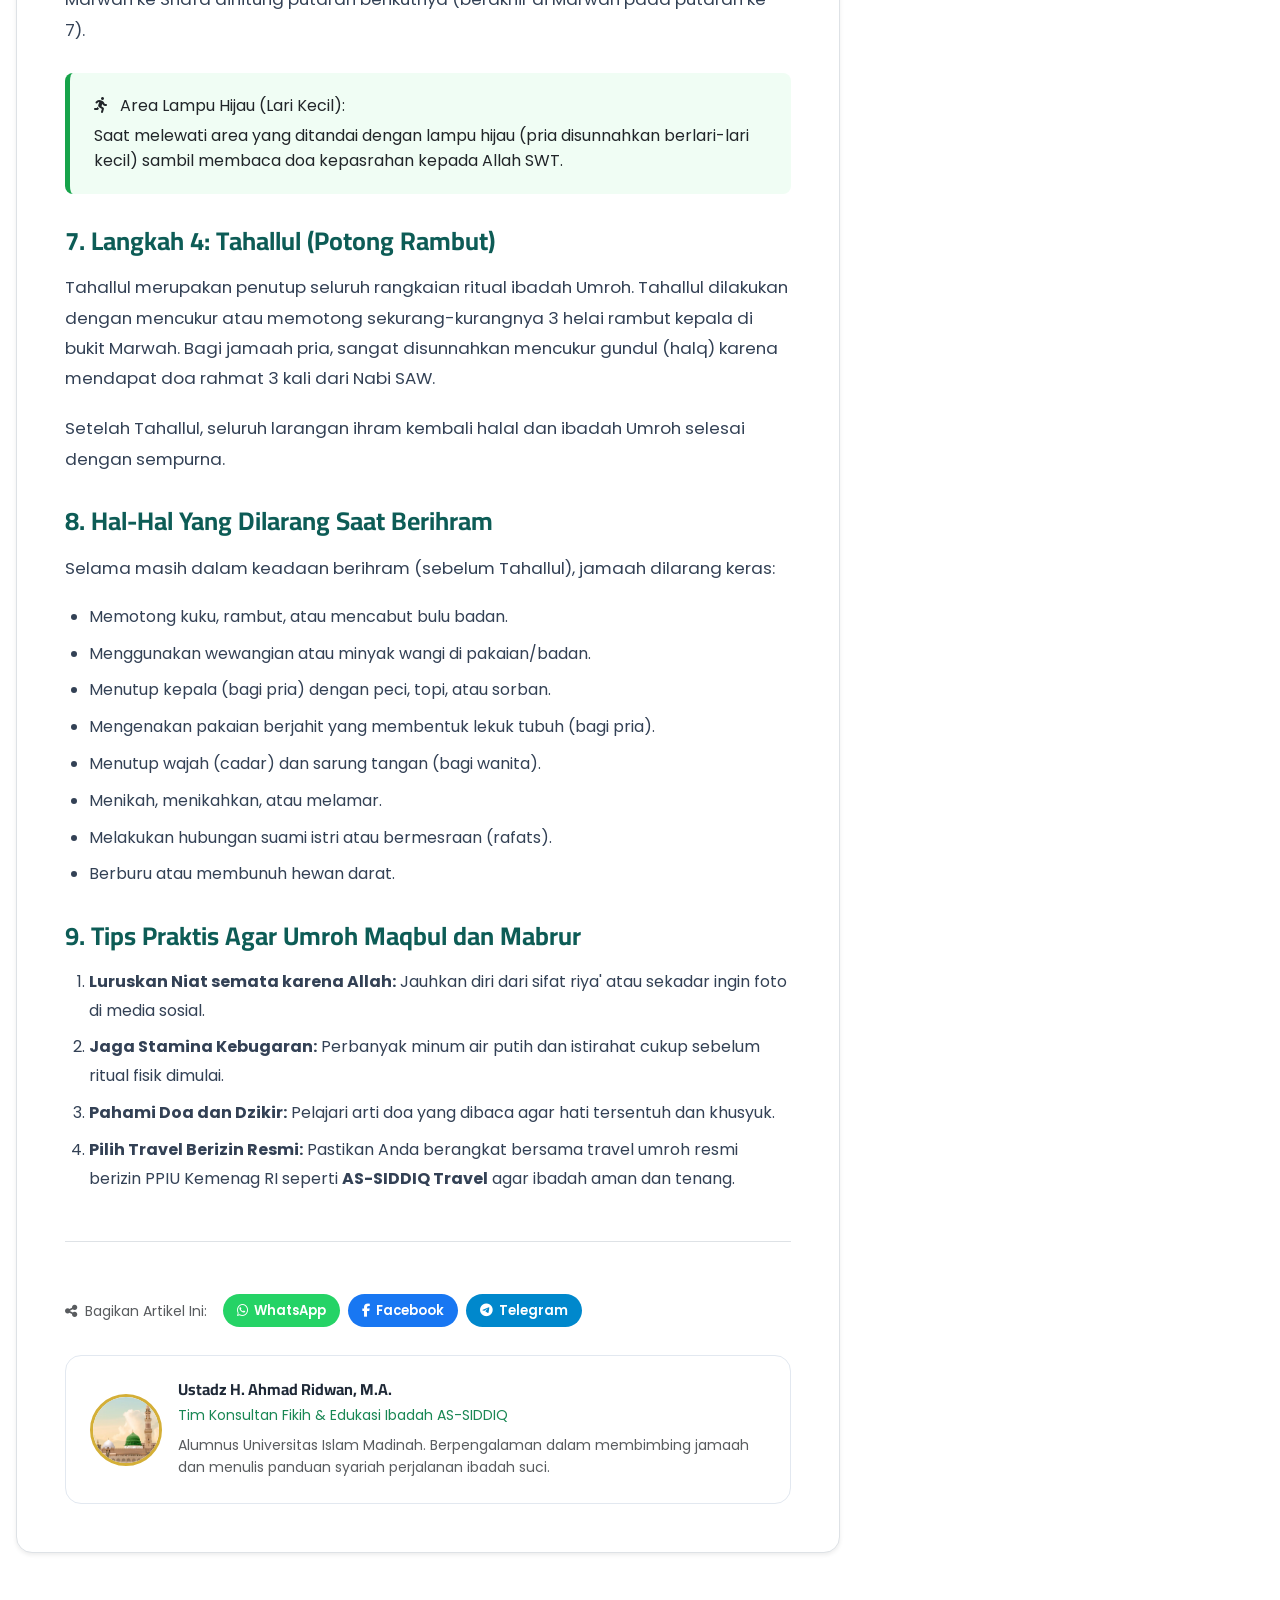
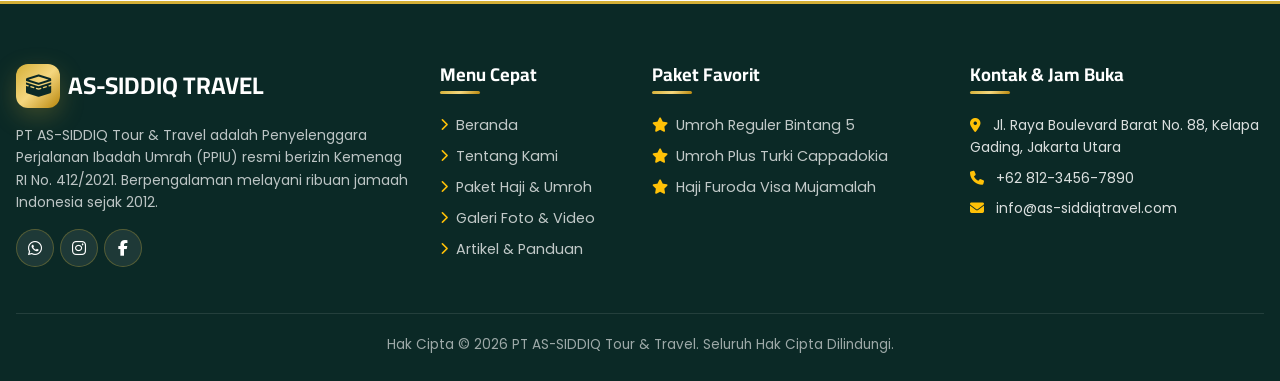
<file: panduan-lengkap-tata-cara-ibadah-umroh-sesuai-sunnah-rasulullah-saw.html>
<!DOCTYPE html>
<html lang="id" prefix="og: https://ogp.me/ns#">
<head>
  <meta charset="UTF-8">
  <meta name="viewport" content="width=device-width, initial-scale=1.0">

  <!-- SEO CORE -->
  <title>Panduan Lengkap Tata Cara Ibadah Umroh Sesuai Sunnah Rasulullah SAW | AS-SIDDIQ Travel</title>
  <meta name="description" content="Panduan lengkap tata cara ibadah Umroh sesuai sunnah Rasulullah SAW. Pelajari rukun, niat ihram di Miqat, thawaf, sa'i, tahallul, hingga doa shahih lengkap.">
  <meta name="keywords" content="tata cara umroh, panduan umroh sunnah, rukun umroh, niat ihram, doa thawaf, doa sai, tahallul, manasik umroh 2026">
  <meta name="author" content="PT AS-SIDDIQ Tour &amp; Travel">
  <meta name="robots" content="index, follow, max-snippet:-1, max-image-preview:large, max-video-preview:-1">
  <meta name="language" content="Indonesian">
  <link rel="canonical" href="https://as-siddiq.vercel.app/panduan-lengkap-tata-cara-ibadah-umroh-sesuai-sunnah-rasulullah-saw.html">

  <!-- OPEN GRAPH -->
  <meta property="og:type" content="article">
  <meta property="og:site_name" content="AS-SIDDIQ Travel Haji &amp; Umroh">
  <meta property="og:locale" content="id_ID">
  <meta property="og:url" content="https://as-siddiq.vercel.app/panduan-lengkap-tata-cara-ibadah-umroh-sesuai-sunnah-rasulullah-saw.html">
  <meta property="og:title" content="Panduan Lengkap Tata Cara Ibadah Umroh Sesuai Sunnah Rasulullah SAW">
  <meta property="og:description" content="Pelajari rukun umroh, syarat ihram di Miqat, tata cara thawaf di Ka'bah, sa'i Shafa Marwah, hingga tahallul sesuai petunjuk shahih.">
  <meta property="og:image" content="https://as-siddiq.vercel.app/assets/orangumroh_11_11zon.webp">

  <!-- TWITTER / X CARD -->
  <meta name="twitter:card" content="summary_large_image">
  <meta name="twitter:title" content="Panduan Lengkap Tata Cara Ibadah Umroh Sesuai Sunnah Rasulullah SAW">
  <meta name="twitter:description" content="Panduan praktis dan shahih tata cara umroh sesuai petunjuk Rasulullah SAW.">
  <meta name="twitter:image" content="https://as-siddiq.vercel.app/assets/orangumroh_11_11zon.webp">

  <!-- FAVICON -->
  <link rel="icon" type="image/svg+xml" href="data:image/svg+xml,<svg xmlns='http://www.w3.org/2000/svg' viewBox='0 0 100 100'><rect width='100' height='100' rx='20' fill='%230F766E'/><text y='.9em' font-size='72' x='50%' dominant-baseline='middle' text-anchor='middle'>🕋</text></svg>">
  <meta name="theme-color" content="#0F766E">

  <!-- Google Fonts -->
  <link href="https://fonts.googleapis.com/css2?family=Amiri:ital,wght@0,400;0,700;1,400&family=Cairo:wght@400;600;700;800&family=Poppins:wght@300;400;500;600;700&display=swap" rel="stylesheet">

  <link href="https://cdn.jsdelivr.net/npm/bootstrap@5.3.3/dist/css/bootstrap.min.css" rel="stylesheet">
  <link href="https://cdnjs.cloudflare.com/ajax/libs/font-awesome/6.5.1/css/all.min.css" rel="stylesheet">
  <link href="https://unpkg.com/aos@2.3.4/dist/aos.css" rel="stylesheet">
  <link href="assets/css/main.css" rel="stylesheet">

  <!-- SCHEMA.ORG JSON-LD -->
  <script type="application/ld+json">
  {
    "@context": "https://schema.org",
    "@type": "Article",
    "headline": "Panduan Lengkap Tata Cara Ibadah Umroh Sesuai Sunnah Rasulullah SAW",
    "description": "Panduan lengkap tata cara ibadah Umroh sesuai sunnah Rasulullah SAW.",
    "image": "https://as-siddiq.vercel.app/assets/orangumroh_11_11zon.webp",
    "author": {
      "@type": "Person",
      "name": "Ustadz H. Ahmad Ridwan, M.A."
    },
    "publisher": {
      "@type": "Organization",
      "name": "PT AS-SIDDIQ Tour & Travel",
      "logo": {
        "@type": "ImageObject",
        "url": "https://as-siddiq.vercel.app/assets/masjidmadinah_4_11zon.webp"
      }
    },
    "datePublished": "2026-07-22",
    "dateModified": "2026-07-29"
  }
  </script>
</head>
<body class="bg-islamic-pattern">

  <!-- NAVBAR -->
  <nav class="navbar navbar-expand-lg navbar-assiddiq fixed-top" aria-label="Navigasi Utama">
    <div class="container">
      <a class="navbar-brand navbar-brand-logo" href="index.html">
        <div class="logo-badge-icon">
          <i class="fas fa-kaaba"></i>
        </div>
        <div>
          <div class="brand-text-main">AS-SIDDIQ</div>
          <div class="brand-text-sub">HAJI & UMROH PREMIUM</div>
        </div>
      </a>

      <button class="navbar-toggler" type="button" data-bs-toggle="collapse" data-bs-target="#navbarMain" aria-controls="navbarMain" aria-expanded="false" aria-label="Toggle navigation">
        <span class="navbar-toggler-icon"></span>
      </button>

      <div class="collapse navbar-collapse" id="navbarMain">
        <ul class="navbar-nav mx-auto mb-2 mb-lg-0">
          <li class="nav-item">
            <a class="nav-link" href="index.html"><i class="fas fa-home me-1"></i> Beranda</a>
          </li>
          <li class="nav-item">
            <a class="nav-link" href="tentang.html"><i class="fas fa-landmark me-1"></i> Tentang Kami</a>
          </li>
          <li class="nav-item">
            <a class="nav-link" href="paket.html"><i class="fas fa-box-open me-1"></i> Paket Haji & Umrah</a>
          </li>
          <li class="nav-item">
            <a class="nav-link" href="galeri.html"><i class="fas fa-images me-1"></i> Galeri</a>
          </li>
          <li class="nav-item">
            <a class="nav-link active" href="artikel.html"><i class="fas fa-newspaper me-1"></i> Artikel</a>
          </li>
        </ul>
        <div class="d-flex align-items-center">
          <a href="https://wa.me/6281234567890?text=Assalamu'alaikum%20CS%20AS-SIDDIQ,%20saya%20ingin%20mendaftar%20paket%20Umroh/Haji" target="_blank" class="btn btn-nav-wa">
            <i class="fab fa-whatsapp"></i> Daftar Sekarang
          </a>
        </div>
      </div>
    </div>
  </nav>

  <!-- HERO HEADER BREADCRUMB -->
  <section class="page-hero-section text-center">
    <div class="container position-relative" style="z-index: 2;">
      <nav aria-label="breadcrumb" class="d-flex justify-content-center mb-3">
        <ol class="breadcrumb bg-transparent p-0 m-0 text-white-50 small">
          <li class="breadcrumb-item"><a href="index.html" class="text-warning">Beranda</a></li>
          <li class="breadcrumb-item"><a href="artikel.html" class="text-warning">Artikel</a></li>
          <li class="breadcrumb-item active text-white" aria-current="page">Panduan Umroh Sunnah</li>
        </ol>
      </nav>
      <h1 class="display-5 font-weight-bold mb-2">Panduan Lengkap Tata Cara Ibadah Umroh Sesuai Sunnah Rasulullah SAW</h1>
      <p class="lead text-light opacity-90 max-w-700 mx-auto">
        Pedoman praktis, shahih, dan mendalam seputar rukun, syarat, doa-doa, serta urutan pelaksanaan Umroh sesuai sunnah Nabi Muhammad SAW.
      </p>
    </div>
  </section>

  <!-- CONTENT SECTION -->
  <section class="py-5 bg-white">
    <div class="container">
      <div class="row g-5">
        
        <!-- MAIN ARTICLE BODY -->
        <div class="col-lg-8">

          <!-- Back Button -->
          <div class="mb-4">
            <a href="artikel.html" class="btn btn-outline-success rounded-pill px-4 font-weight-bold shadow-sm">
              <i class="fas fa-arrow-left me-2"></i> Kembali ke Daftar Artikel
            </a>
          </div>

          <article class="article-detail-card bg-white rounded-4 shadow-sm p-4 p-md-5 border">
            
            <!-- Meta Header -->
            <div class="d-flex align-items-center gap-2 mb-3">
              <span class="badge bg-success px-3 py-2">Doa &amp; Manasik</span>
              <span class="text-muted small"><i class="far fa-clock text-warning me-1"></i> 8 Menit Baca</span>
            </div>

            <!-- Author & Date -->
            <div class="d-flex align-items-center gap-3 text-muted small border-bottom pb-3 mb-4">
              <span><i class="far fa-user text-warning me-1"></i> <strong>Ustadz H. Ahmad Ridwan, M.A.</strong></span>
              <span><i class="far fa-calendar-alt text-warning me-1"></i> 22 Juli 2026</span>
            </div>

            <!-- Hero Image Banner -->
            <div class="rounded-4 overflow-hidden mb-4 shadow-sm">
              <img src="assets/orangumroh_11_11zon.webp" alt="Panduan Umroh Sunnah" class="detail-hero-img">
            </div>

            <!-- Table of Contents -->
            <div class="toc-box">
              <div class="toc-title font-weight-bold mb-2 text-success">
                <i class="fas fa-list-ul me-2"></i> Daftar Isi Panduan Ibadah Umroh:
              </div>
              <ul class="toc-list mb-0 small">
                <li><a href="#pengantar">1. Pengantar Keutamaan Ibadah Umroh</a></li>
                <li><a href="#syarat-wajib">2. Syarat Wajib &amp; Keabsahan Umroh</a></li>
                <li><a href="#4-rukun-utama">3. Empat Rukun Utama Umroh</a></li>
                <li><a href="#langkah-1-ihram">4. Langkah 1: Niat Ihram &amp; Berpakaian di Miqat</a></li>
                <li><a href="#langkah-2-thawaf">5. Langkah 2: Thawaf 7 Putaran di Ka'bah</a></li>
                <li><a href="#langkah-3-sai">6. Langkah 3: Sa'i antara Shafa dan Marwah</a></li>
                <li><a href="#langkah-4-tahallul">7. Langkah 4: Tahallul (Potong Rambut)</a></li>
                <li><a href="#larangan-ihram">8. Hal-Hal Yang Dilarang Saat Berihram</a></li>
                <li><a href="#tips-khusyuk">9. Tips Praktis Agar Umroh Maqbul dan Mabrur</a></li>
              </ul>
            </div>

            <!-- Article Content -->
            <div class="article-body-content leading-relaxed text-dark">
              
              <h2 id="pengantar">1. Pengantar Keutamaan Ibadah Umroh</h2>
              <p>Menunaikan ibadah Umroh merupakan kerinduan setiap jiwa Muslim di seluruh penjuru dunia. Umroh secara bahasa berarti <em>ziarah</em> atau berkunjung. Dalam syariat Islam, Umroh adalah berkunjung ke Baitullah (Ka'bah) di Kota Suci Makkah Al-Mukarramah untuk melaksanakan serangkaian ritual ibadah tertentu sesuai ketentuan syariat.</p>
              <p>Umroh sering dijuluki sebagai <em>Haji Asghar</em> (Haji Kecil). Rasulullah SAW bersabda mengenai keutamaan Umroh:</p>
              
              <div class="islamic-quote">
                "Antara umrah yang satu dengan umrah lainnya adalah penghapus dosa di antara keduanya. Dan haji yang mabrur tidak ada balasan baginya melainkan surga."
                <div class="quote-author">— (HR. Bukhari No. 1773 &amp; Muslim No. 1349)</div>
              </div>

              <h2 id="syarat-wajib">2. Syarat Wajib &amp; Keabsahan Umroh</h2>
              <p>Sebelum melaksanakan ibadah Umroh, setiap Muslim wajib memenuhi syarat-syarat sebagai berikut:</p>
              <ul>
                <li><strong>Islam:</strong> Beragama Islam dan berakal sehat.</li>
                <li><strong>Baligh:</strong> Telah mencapai usia dewasa.</li>
                <li><strong>Merdeka:</strong> Bukan merupakan hamba sahaya.</li>
                <li><strong>Istitha'ah (Mampu):</strong> Mampu secara finansial, kebugaran fisik, serta jaminan keamanan selama perjalanan.</li>
                <li><strong>Mahram (Bagi Wanita):</strong> Memenuhi ketentuan pendampingan syar'i sesuai regu perjalanan resmi.</li>
              </ul>

              <h2 id="4-rukun-utama">3. Empat Rukun Utama Umroh</h2>
              <p>Rukun Umroh adalah amalan-amalan pokok yang <strong>wajib dilakukan</strong> dan tidak dapat digantikan dengan denda (dam). Jika salah satu rukun ditinggalkan, maka ibadah Umrohnya tidak sah. 4 Rukun Umroh meliputi:</p>
              <ol>
                <li><strong>Ihram:</strong> Niat memulai ibadah Umroh yang disertai berpakaian ihram dari Miqat.</li>
                <li><strong>Thawaf:</strong> Mengelilingi Ka'bah sebanyak 7 kali putaran.</li>
                <li><strong>Sa'i:</strong> Berjalan/berlari-lari kecil antara bukit Shafa dan Marwah sebanyak 7 kali perjalanan.</li>
                <li><strong>Tahallul:</strong> Memotong atau mencukur sebagian rambut kepala.</li>
              </ol>

              <img src="assets/orangthawaf_10_11zon.webp" alt="Thawaf Jamaah Umroh di Ka'bah">

              <h2 id="langkah-1-ihram">4. Langkah 1: Niat Ihram &amp; Berpakaian di Miqat</h2>
              <p>Miqat adalah garis batas tempat dimulainya niat ihram. Bagi jamaah Indonesia yang terbang menuju Madinah terlebih dahulu, Miqat ihramnya biasanya dilakukan di <strong>Zulhulaifah (Bir Ali)</strong>. Sedangkan bagi yang langsung terbang ke Jeddah, Miqat dilakukan di atas pesawat (sebelum melewati Yalamlam) atau di Bandara Jeddah.</p>

              <h3>Sunnah Sebelum Ihram:</h3>
              <ul>
                <li>Mandi sunnah ihram, memotong kuku, dan merapikan kumis/rambut halus.</li>
                <li>Mengenakan wewangian di badan (sebelum niat ihram).</li>
                <li>Mengenakan pakaian ihram: 2 lembar kain putih tanpa jahitan untuk pria (satu disarungkan, satu disendangkan), serta pakaian menutup aurat bebas sederhana bagi wanita.</li>
                <li>Melakukan shalat sunnah ihram 2 rakaat di masjid Miqat.</li>
              </ul>

              <h3>Lafaz Niat Umroh:</h3>
              <p class="font-arabic fs-3 text-center text-success py-2">لَبَّيْكَ اللَّهُمَّ عُمْرَةً</p>
              <p class="text-center italic text-muted mb-3">"Labbaikallahumma 'umratan"</p>
              <p class="text-center"><em>Artinya: "Aku penuhi panggilan-Mu ya Allah untuk menunaikan ibadah Umroh."</em></p>

              <div class="tips-box">
                <div class="tips-box-title font-weight-bold mb-1"><i class="fas fa-volume-up me-2"></i> Perbanyak Bacaan Talbiyah:</div>
                Setelah berniat, perbanyaklah membaca Talbiyah sepanjang perjalanan dari Miqat menuju Kota Makkah hingga sebelum memulainya Thawaf:
                <br><br>
                <span class="font-arabic fs-4 d-block text-center text-success">لَبَّيْكَ اللَّهُمَّ لَبَّيْكَ، لَبَّيْكَ لاَ شَرِيْكَ لَكَ لَبَّيْكَ، إِنَّ الْحَمْدَ وَالنِّعْمَةَ لَكَ وَالْمُلْكَ لاَ شَرِيْكَ لَكَ</span>
              </div>

              <h2 id="langkah-2-thawaf">5. Langkah 2: Thawaf 7 Putaran di Ka'bah</h2>
              <p>Setibanya di Masjidil Haram Makkah, jamaah berwudhu dan menuju Ka'bah untuk melaksanakan Thawaf. Thawaf dilakukan sebanyak 7 putaran berlawanan arah jarum jam, dimulai dan diakhiri di sudut <strong>Hajar Aswad</strong>.</p>
              
              <h3>Syarat &amp; Adab Thawaf:</h3>
              <ul>
                <li>Suci dari hadats kecil dan besar (berwudhu).</li>
                <li>Menutup aurat dengan sempurna.</li>
                <li>Ka'bah berada di sebelah kiri jamaah selama mengelilingi.</li>
                <li>Disunnahkan <strong>Idhtiba'</strong> (membuka bahu kanan bagi pria) selama Thawaf.</li>
                <li>Disunnahkan <strong>Raml</strong> (berlari-lari kecil) pada 3 putaran pertama bagi pria.</li>
              </ul>

              <p>Di antara Rukun Yamani dan Hajar Aswad, disunnahkan membaca doa:</p>
              <p class="font-arabic fs-4 text-center text-success py-2">رَبَّنَا آتِنَا فِي الدُّنْيَا حَسَنَةً وَفِي الآخِرَةِ حَسَنَةً وَقِنَا عَذَابَ النَّارِ</p>

              <p>Setelah selesai 7 putaran Thawaf, tutuplah kedua bahu kembali, lalu tunaikan shalat sunnah Thawaf 2 rakaat di belakang <strong>Maqam Ibrahim</strong> (atau di area masjid yang memungkinkan) dan minumlah air Zamzam sepuasnya.</p>

              <h2 id="langkah-3-sai">6. Langkah 3: Sa'i antara Shafa dan Marwah</h2>
              <p>Sa'i adalah berjalan dan berlari-lari kecil sebanyak 7 kali perjalanan antara bukit Shafa dan bukit Marwah. Perjalanan dari Shafa ke Marwah dihitung 1 putaran, dan Marwah ke Shafa dihitung putaran berikutnya (berakhir di Marwah pada putaran ke-7).</p>
              
              <div class="tips-box">
                <div class="tips-box-title font-weight-bold mb-1"><i class="fas fa-running me-2"></i> Area Lampu Hijau (Lari Kecil):</div>
                Saat melewati area yang ditandai dengan lampu hijau (pria disunnahkan berlari-lari kecil) sambil membaca doa kepasrahan kepada Allah SWT.
              </div>

              <h2 id="langkah-4-tahallul">7. Langkah 4: Tahallul (Potong Rambut)</h2>
              <p>Tahallul merupakan penutup seluruh rangkaian ritual ibadah Umroh. Tahallul dilakukan dengan mencukur atau memotong sekurang-kurangnya 3 helai rambut kepala di bukit Marwah. Bagi jamaah pria, sangat disunnahkan mencukur gundul (halq) karena mendapat doa rahmat 3 kali dari Nabi SAW.</p>
              <p>Setelah Tahallul, seluruh larangan ihram kembali halal dan ibadah Umroh selesai dengan sempurna.</p>

              <h2 id="larangan-ihram">8. Hal-Hal Yang Dilarang Saat Berihram</h2>
              <p>Selama masih dalam keadaan berihram (sebelum Tahallul), jamaah dilarang keras:</p>
              <ul>
                <li>Memotong kuku, rambut, atau mencabut bulu badan.</li>
                <li>Menggunakan wewangian atau minyak wangi di pakaian/badan.</li>
                <li>Menutup kepala (bagi pria) dengan peci, topi, atau sorban.</li>
                <li>Mengenakan pakaian berjahit yang membentuk lekuk tubuh (bagi pria).</li>
                <li>Menutup wajah (cadar) dan sarung tangan (bagi wanita).</li>
                <li>Menikah, menikahkan, atau melamar.</li>
                <li>Melakukan hubungan suami istri atau bermesraan (rafats).</li>
                <li>Berburu atau membunuh hewan darat.</li>
              </ul>

              <h2 id="tips-khusyuk">9. Tips Praktis Agar Umroh Maqbul dan Mabrur</h2>
              <ol>
                <li><strong>Luruskan Niat semata karena Allah:</strong> Jauhkan diri dari sifat riya' atau sekadar ingin foto di media sosial.</li>
                <li><strong>Jaga Stamina Kebugaran:</strong> Perbanyak minum air putih dan istirahat cukup sebelum ritual fisik dimulai.</li>
                <li><strong>Pahami Doa dan Dzikir:</strong> Pelajari arti doa yang dibaca agar hati tersentuh dan khusyuk.</li>
                <li><strong>Pilih Travel Berizin Resmi:</strong> Pastikan Anda berangkat bersama travel umroh resmi berizin PPIU Kemenag RI seperti <strong>AS-SIDDIQ Travel</strong> agar ibadah aman dan tenang.</li>
              </ol>
            </div>

            <!-- Social Share Button -->
            <div class="border-top pt-4 mt-5">
              <div class="share-buttons-wrapper">
                <span class="font-weight-bold text-muted small me-2"><i class="fas fa-share-alt me-1"></i> Bagikan Artikel Ini:</span>
                <a href="https://api.whatsapp.com/send?text=Panduan%20Lengkap%20Tata%20Cara%20Umroh%20Sesuai%20Sunnah%20https://as-siddiq.vercel.app/panduan-lengkap-tata-cara-ibadah-umroh-sesuai-sunnah-rasulullah-saw.html" target="_blank" class="btn-share btn-share-wa"><i class="fab fa-whatsapp"></i> WhatsApp</a>
                <a href="https://www.facebook.com/sharer/sharer.php?u=https://as-siddiq.vercel.app/panduan-lengkap-tata-cara-ibadah-umroh-sesuai-sunnah-rasulullah-saw.html" target="_blank" class="btn-share btn-share-fb"><i class="fab fa-facebook-f"></i> Facebook</a>
                <a href="https://t.me/share/url?url=https://as-siddiq.vercel.app/panduan-lengkap-tata-cara-ibadah-umroh-sesuai-sunnah-rasulullah-saw.html" target="_blank" class="btn-share btn-share-tg"><i class="fab fa-telegram-plane"></i> Telegram</a>
              </div>
            </div>

            <!-- Author Bio Card -->
            <div class="author-bio-card mt-4">
              <img src="assets/masjidmadinah_4_11zon.webp" alt="Penulis" class="author-bio-img">
              <div>
                <h6 class="font-weight-bold mb-1">Ustadz H. Ahmad Ridwan, M.A.</h6>
                <p class="small text-success font-weight-bold mb-2">Tim Konsultan Fikih &amp; Edukasi Ibadah AS-SIDDIQ</p>
                <p class="small text-muted mb-0">Alumnus Universitas Islam Madinah. Berpengalaman dalam membimbing jamaah dan menulis panduan syariah perjalanan ibadah suci.</p>
              </div>
            </div>

          </article>
        </div>

        <!-- SIDEBAR -->
        <div class="col-lg-4">
          <div class="position-sticky" style="top: 100px;">
            
            <!-- RELATED ARTICLES WIDGET (WITHOUT WA CONSULTATION CARD) -->
            <div class="p-4 bg-light rounded-4 border shadow-sm mb-4">
              <h5 class="font-weight-bold mb-3 border-bottom pb-2"><i class="fas fa-newspaper me-2 text-warning"></i> Artikel Terkait</h5>
              
              <div class="d-flex gap-3 mb-3 pb-3 border-bottom">
                <img src="assets/landingpagehaji_1_11zon.webp" alt="Tips Travel Umroh" class="rounded-3" style="width: 75px; height: 75px; object-fit: cover; flex-shrink:0;">
                <div>
                  <h6 class="font-weight-bold mb-1" style="font-size: 0.88rem;">
                    <a href="7-tips-penting-memilih-travel-umroh-resmi-&terpercaya-2026.html" class="text-dark text-decoration-none">7 Tips Memilih Travel Umroh Resmi &amp; Terpercaya 2026</a>
                  </h6>
                  <small class="text-muted d-block mb-1">20 Juli 2026</small>
                  <a href="7-tips-penting-memilih-travel-umroh-resmi-&terpercaya-2026.html" class="small text-success font-weight-bold">Baca <i class="fas fa-arrow-right ms-1"></i></a>
                </div>
              </div>

              <div class="d-flex gap-3 mb-3 pb-3 border-bottom">
                <img src="assets/oranghajifuroda_8_11zon.webp" alt="Haji Furoda 2026" class="rounded-3" style="width: 75px; height: 75px; object-fit: cover; flex-shrink:0;">
                <div>
                  <h6 class="font-weight-bold mb-1" style="font-size: 0.88rem;">
                    <a href="persiapan-fisik-mental-dan-persyaratan-administrasi-haji-furoda-2026.html" class="text-dark text-decoration-none">Persiapan Fisik, Mental, &amp; Syarat Haji Furoda 2026</a>
                  </h6>
                  <small class="text-muted d-block mb-1">18 Juli 2026</small>
                  <a href="persiapan-fisik-mental-dan-persyaratan-administrasi-haji-furoda-2026.html" class="small text-success font-weight-bold">Baca <i class="fas fa-arrow-right ms-1"></i></a>
                </div>
              </div>

              <div class="d-flex gap-3 mb-0">
                <img src="assets/orangsholat_9_11zon.webp" alt="Raudhah Masjid Nabawi" class="rounded-3" style="width: 75px; height: 75px; object-fit: cover; flex-shrink:0;">
                <div>
                  <h6 class="font-weight-bold mb-1" style="font-size: 0.88rem;">
                    <a href="keutamaan-dan-tata-cara-masuk-raudhah-masjid-nabawi-madinah.html" class="text-dark text-decoration-none">Keutamaan &amp; Tata Cara Masuk Raudhah Masjid Nabawi</a>
                  </h6>
                  <small class="text-muted d-block mb-1">15 Juli 2026</small>
                  <a href="keutamaan-dan-tata-cara-masuk-raudhah-masjid-nabawi-madinah.html" class="small text-success font-weight-bold">Baca <i class="fas fa-arrow-right ms-1"></i></a>
                </div>
              </div>

            </div>

            <!-- BACK TO ALL ARTICLES LINK -->
            <div class="text-center">
              <a href="artikel.html" class="btn btn-outline-success rounded-pill px-4 font-weight-bold w-100">
                <i class="fas fa-th-list me-2"></i> Lihat Semua Artikel
              </a>
            </div>

          </div>
        </div>

      </div>
    </div>
  </section>

  <!-- FOOTER -->
  <footer class="footer-assiddiq">
    <div class="container">
      <div class="row g-4">
        <div class="col-lg-4 col-md-6">
          <div class="d-flex align-items-center gap-2 mb-3">
            <div class="logo-badge-icon">
              <i class="fas fa-kaaba"></i>
            </div>
            <span class="fs-4 font-weight-bold text-white font-arabic">AS-SIDDIQ TRAVEL</span>
          </div>
          <p class="small text-light opacity-75 mb-3">
            PT AS-SIDDIQ Tour &amp; Travel adalah Penyelenggara Perjalanan Ibadah Umrah (PPIU) resmi berizin Kemenag RI No. 412/2021. Berpengalaman melayani ribuan jamaah Indonesia sejak 2012.
          </p>
          <div class="d-flex">
            <a href="https://wa.me/6281234567890" target="_blank" class="social-icon-btn" aria-label="WhatsApp"><i class="fab fa-whatsapp"></i></a>
            <a href="https://instagram.com" target="_blank" class="social-icon-btn" aria-label="Instagram"><i class="fab fa-instagram"></i></a>
            <a href="https://facebook.com" target="_blank" class="social-icon-btn" aria-label="Facebook"><i class="fab fa-facebook-f"></i></a>
          </div>
        </div>

        <div class="col-lg-2 col-md-6">
          <h4 class="footer-title">Menu Cepat</h4>
          <ul class="footer-links">
            <li><a href="index.html"><i class="fas fa-chevron-right small text-warning"></i> Beranda</a></li>
            <li><a href="tentang.html"><i class="fas fa-chevron-right small text-warning"></i> Tentang Kami</a></li>
            <li><a href="paket.html"><i class="fas fa-chevron-right small text-warning"></i> Paket Haji &amp; Umroh</a></li>
            <li><a href="galeri.html"><i class="fas fa-chevron-right small text-warning"></i> Galeri Foto &amp; Video</a></li>
            <li><a href="artikel.html"><i class="fas fa-chevron-right small text-warning"></i> Artikel &amp; Panduan</a></li>
          </ul>
        </div>

        <div class="col-lg-3 col-md-6">
          <h4 class="footer-title">Paket Favorit</h4>
          <ul class="footer-links">
            <li><a href="paket.html"><i class="fas fa-star text-warning"></i> Umroh Reguler Bintang 5</a></li>
            <li><a href="paket.html"><i class="fas fa-star text-warning"></i> Umroh Plus Turki Cappadokia</a></li>
            <li><a href="paket.html"><i class="fas fa-star text-warning"></i> Haji Furoda Visa Mujamalah</a></li>
          </ul>
        </div>

        <div class="col-lg-3 col-md-6">
          <h4 class="footer-title">Kontak &amp; Jam Buka</h4>
          <p class="small mb-2"><i class="fas fa-map-marker-alt text-warning me-2"></i> Jl. Raya Boulevard Barat No. 88, Kelapa Gading, Jakarta Utara</p>
          <p class="small mb-2"><i class="fas fa-phone text-warning me-2"></i> +62 812-3456-7890</p>
          <p class="small mb-2"><i class="fas fa-envelope text-warning me-2"></i> info@as-siddiqtravel.com</p>
        </div>
      </div>

      <div class="footer-bottom">
        <p class="mb-0">Hak Cipta &copy; 2026 PT AS-SIDDIQ Tour &amp; Travel. Seluruh Hak Cipta Dilindungi.</p>
      </div>
    </div>
  </footer>

  <!-- FLOATING CONTAINER -->
  <div class="floating-container">
    <a href="https://wa.me/6281234567890?text=Assalamu'alaikum%20CS%20AS-SIDDIQ" target="_blank" class="btn-floating-wa" aria-label="Chat WhatsApp AS-SIDDIQ">
      <i class="fab fa-whatsapp"></i>
    </a>
    <button id="scrollTopBtn" class="btn-scroll-top" aria-label="Scroll to Top">
      <i class="fas fa-arrow-up"></i>
    </button>
  </div>

  <script src="https://cdn.jsdelivr.net/npm/bootstrap@5.3.3/dist/js/bootstrap.bundle.min.js"></script>
  <script src="https://unpkg.com/aos@2.3.4/dist/aos.js"></script>
  <script src="assets/js/main.js"></script>
</body>
</html>
</file>
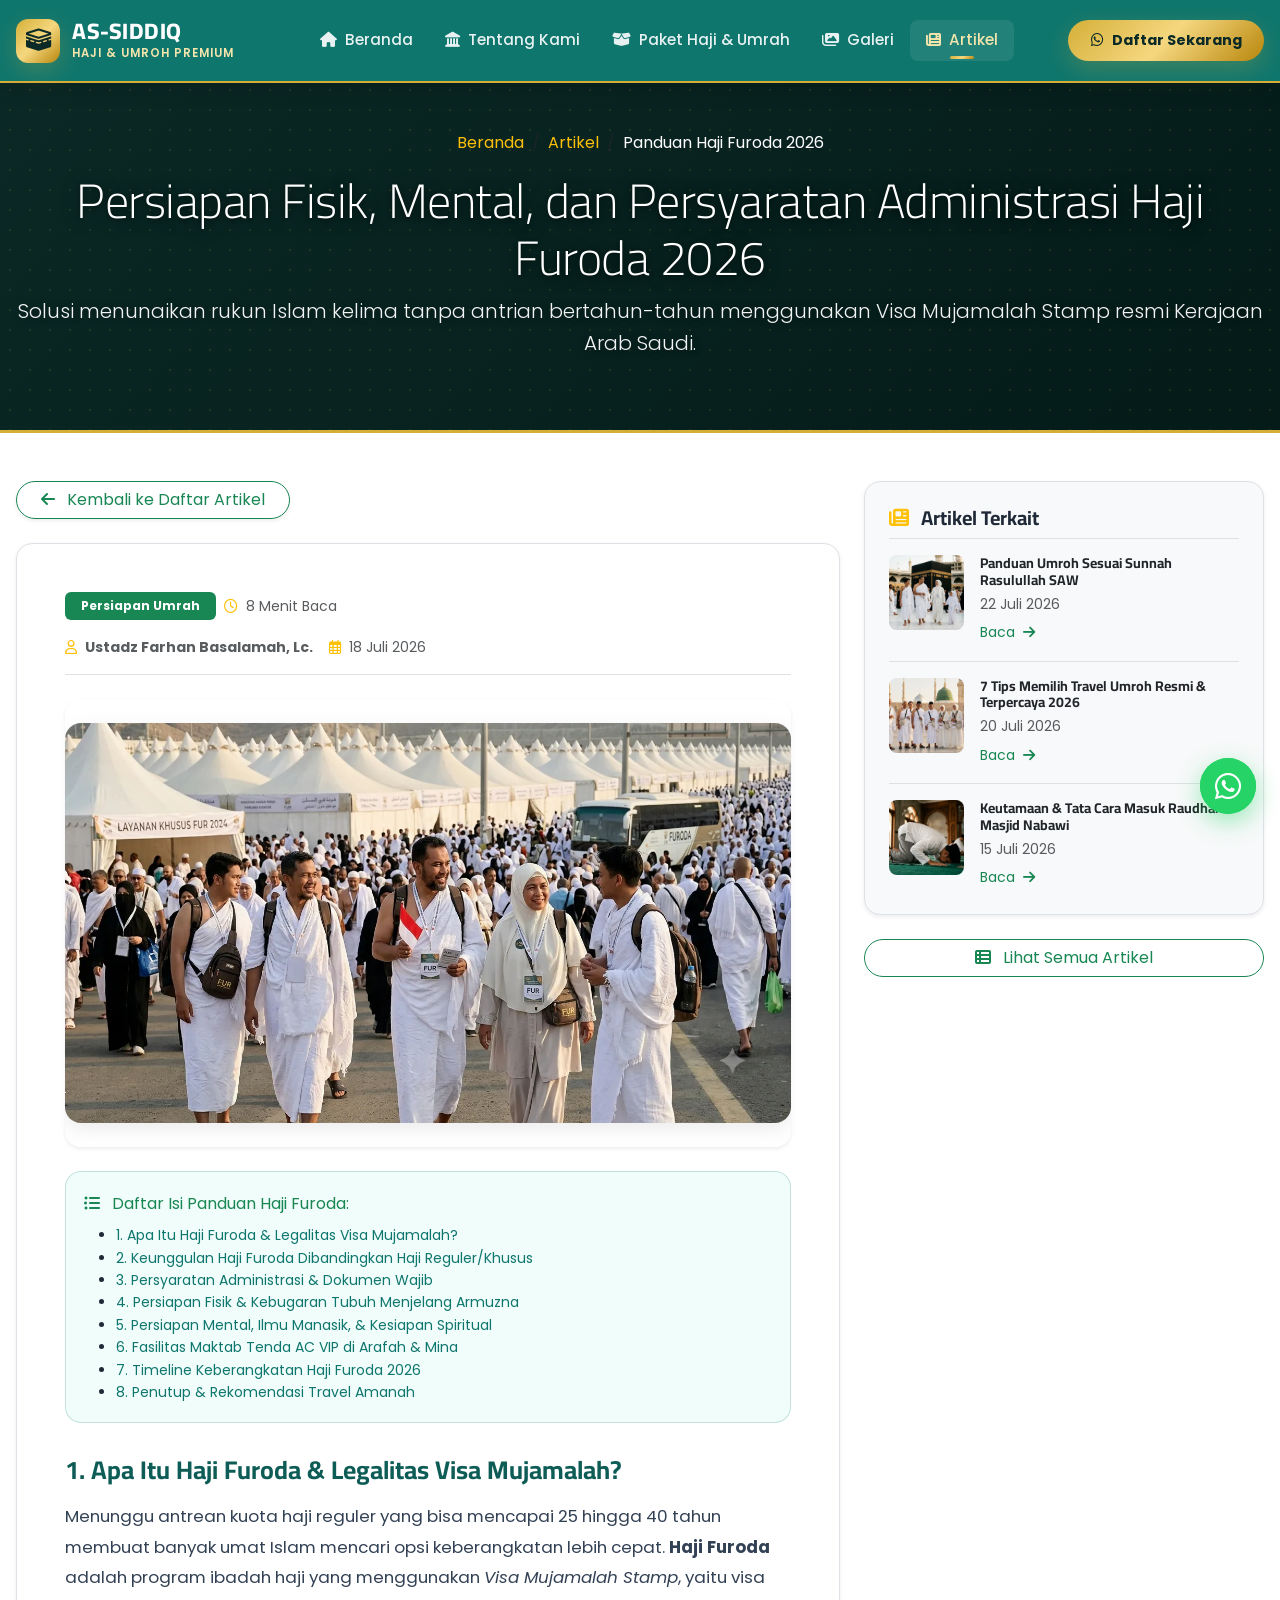
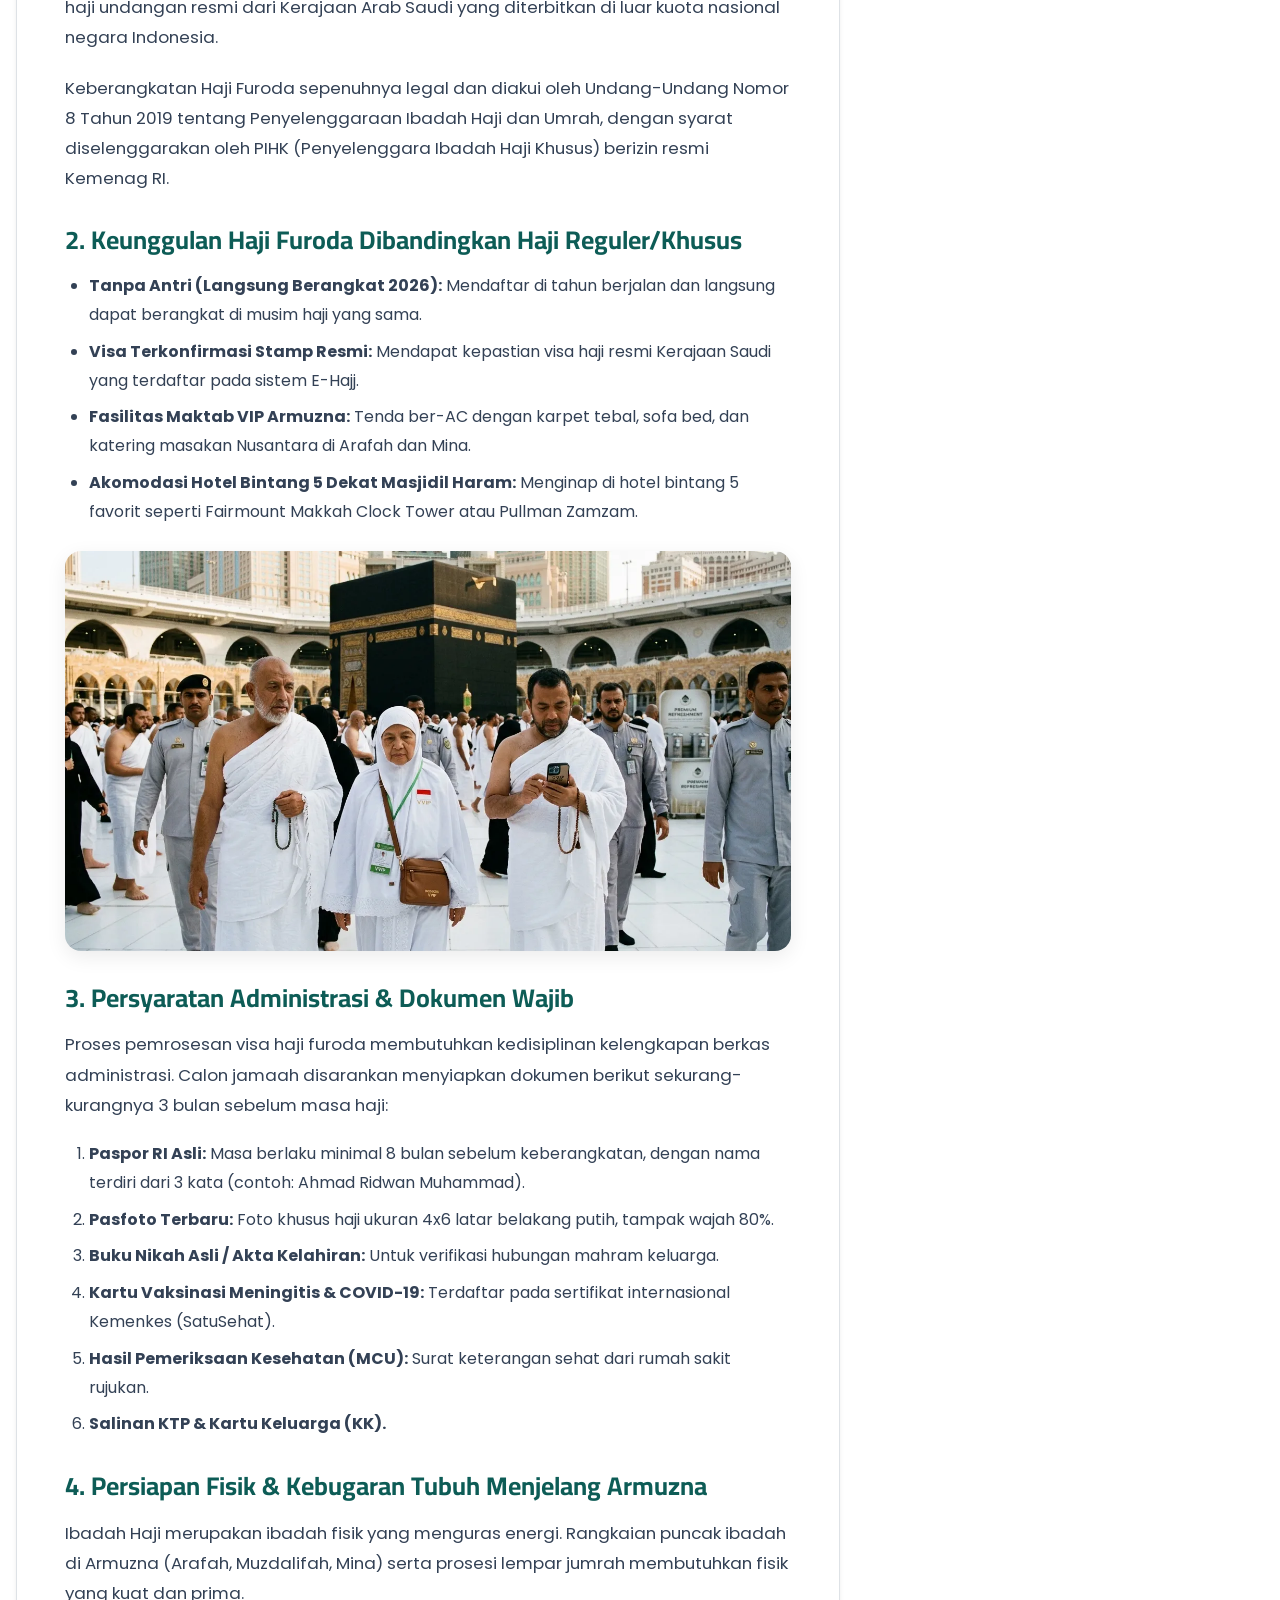
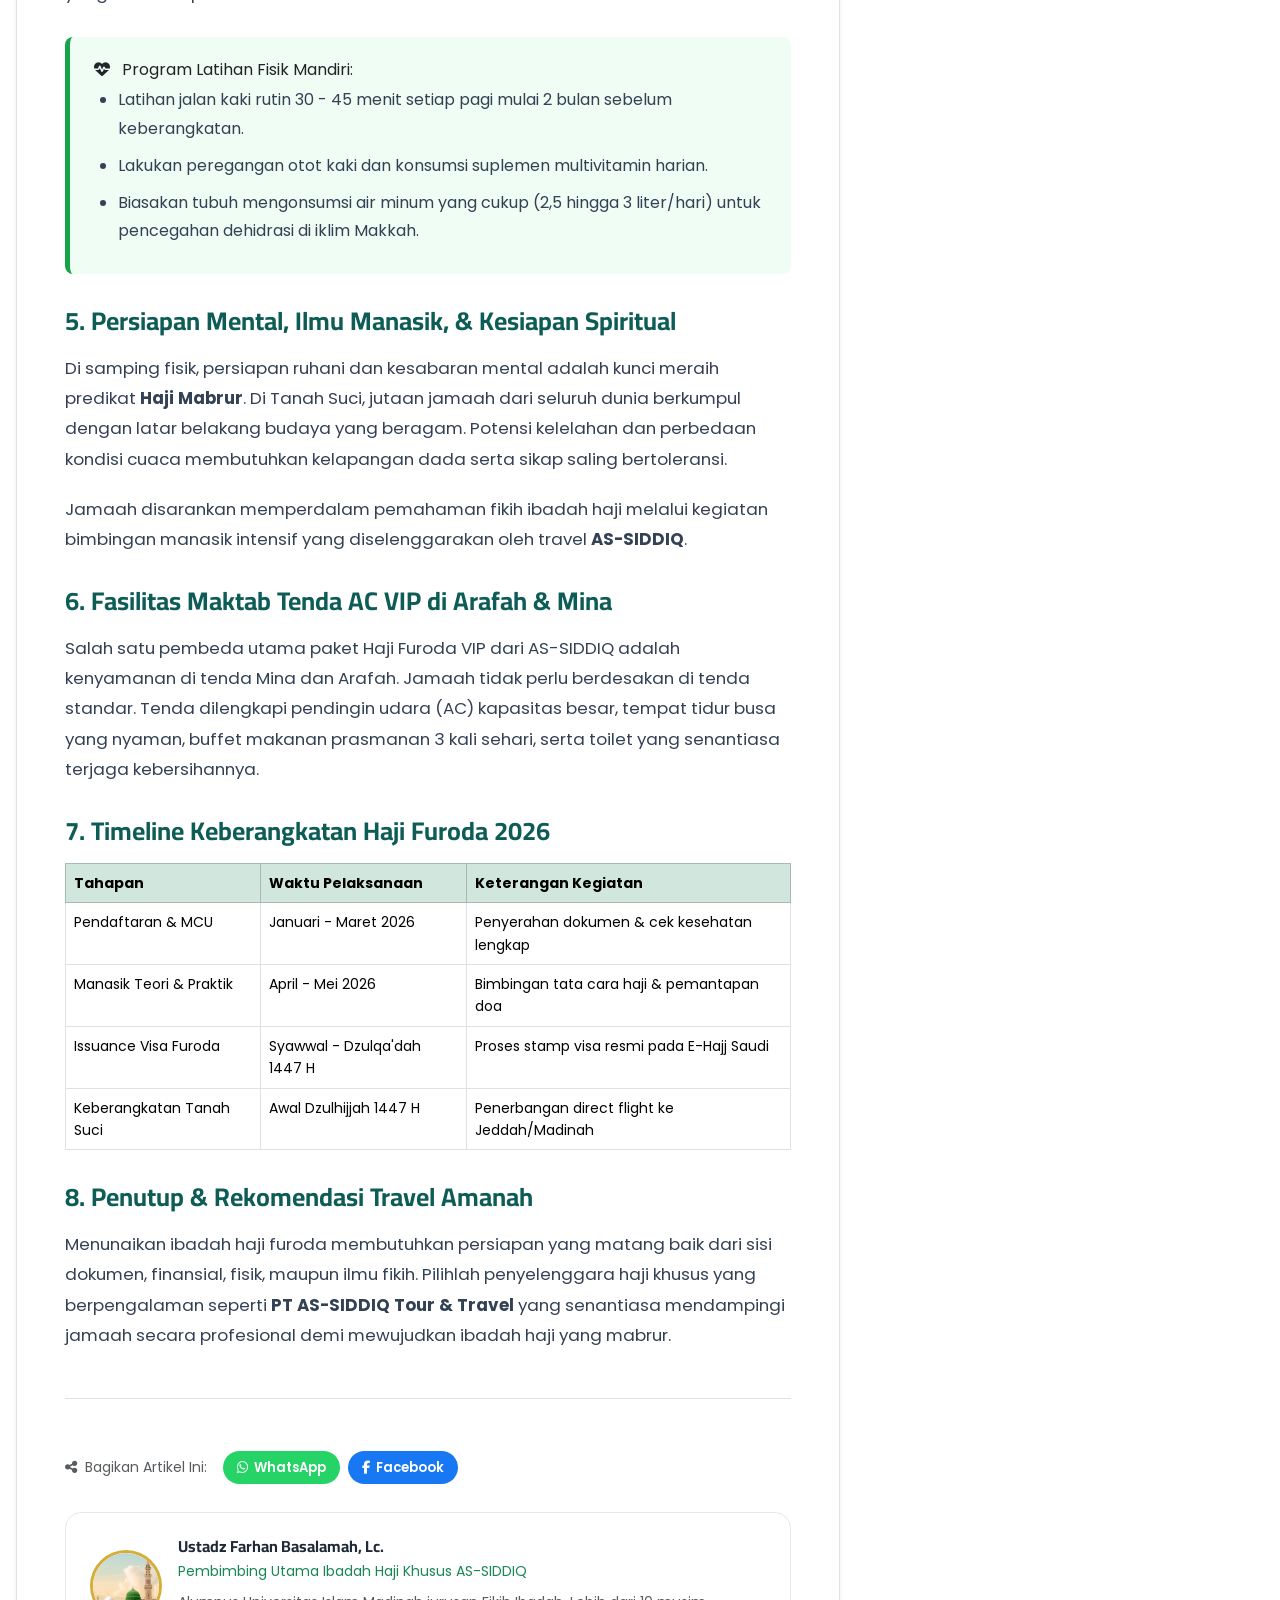
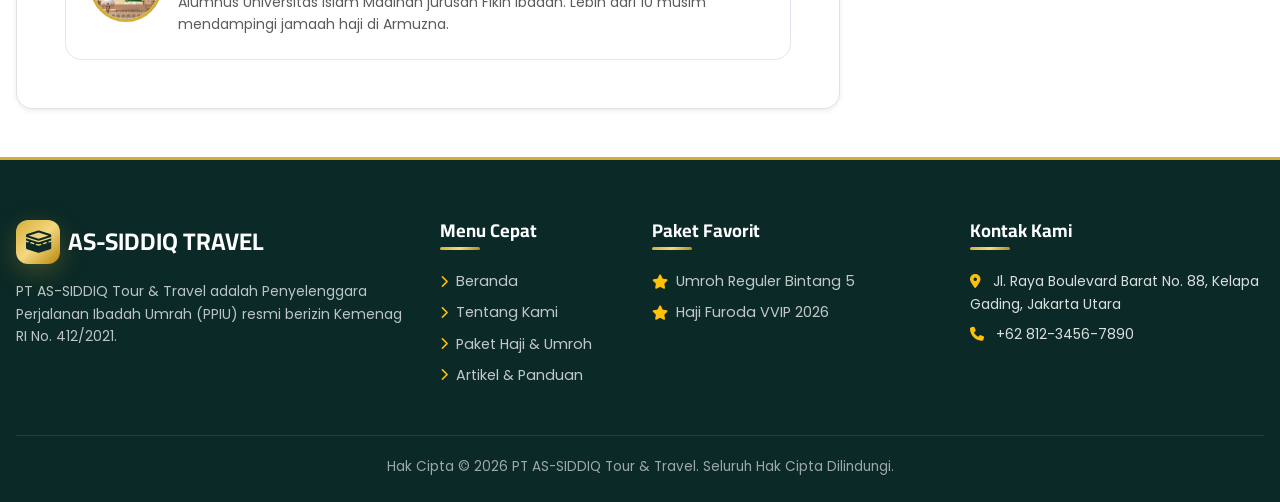
<file: persiapan-fisik-mental-dan-persyaratan-administrasi-haji-furoda-2026.html>
<!DOCTYPE html>
<html lang="id" prefix="og: https://ogp.me/ns#">
<head>
  <meta charset="UTF-8">
  <meta name="viewport" content="width=device-width, initial-scale=1.0">

  <!-- SEO CORE -->
  <title>Persiapan Fisik, Mental, dan Persyaratan Administrasi Haji Furoda 2026 | AS-SIDDIQ Travel</title>
  <meta name="description" content="Panduan lengkap persiapan menunaikan Haji Furoda 2026 tanpa antri dengan Visa Mujamalah. Persiapan fisik, mental, berkas administrasi paspor, vaksin, &amp; fasilitas Armuzna VIP.">
  <meta name="keywords" content="haji furoda 2026, visa mujamalah, persiapan haji furoda, syarat haji furoda, haji tanpa antri, travel haji furoda jakarta">
  <meta name="author" content="PT AS-SIDDIQ Tour &amp; Travel">
  <meta name="robots" content="index, follow, max-snippet:-1, max-image-preview:large, max-video-preview:-1">
  <meta name="language" content="Indonesian">
  <link rel="canonical" href="https://as-siddiq.vercel.app/persiapan-fisik-mental-dan-persyaratan-administrasi-haji-furoda-2026.html">

  <!-- OPEN GRAPH -->
  <meta property="og:type" content="article">
  <meta property="og:site_name" content="AS-SIDDIQ Travel Haji &amp; Umroh">
  <meta property="og:locale" content="id_ID">
  <meta property="og:url" content="https://as-siddiq.vercel.app/persiapan-fisik-mental-dan-persyaratan-administrasi-haji-furoda-2026.html">
  <meta property="og:title" content="Persiapan Fisik, Mental, dan Persyaratan Administrasi Haji Furoda 2026">
  <meta property="og:description" content="Panduan komprehensif perjalanan ibadah Haji Furoda (Visa Mujamalah) langsung berangkat tanpa antrean panjang.">
  <meta property="og:image" content="https://as-siddiq.vercel.app/assets/oranghajifuroda_8_11zon.webp">

  <!-- TWITTER / X CARD -->
  <meta name="twitter:card" content="summary_large_image">
  <meta name="twitter:title" content="Persiapan Fisik, Mental, dan Persyaratan Administrasi Haji Furoda 2026">
  <meta name="twitter:description" content="Panduan persiapan lengkap ibadah Haji Furoda 2026.">
  <meta name="twitter:image" content="https://as-siddiq.vercel.app/assets/oranghajifuroda_8_11zon.webp">

  <!-- FAVICON -->
  <link rel="icon" type="image/svg+xml" href="data:image/svg+xml,<svg xmlns='http://www.w3.org/2000/svg' viewBox='0 0 100 100'><rect width='100' height='100' rx='20' fill='%230F766E'/><text y='.9em' font-size='72' x='50%' dominant-baseline='middle' text-anchor='middle'>🕋</text></svg>">
  <meta name="theme-color" content="#0F766E">

  <!-- Google Fonts -->
  <link href="https://fonts.googleapis.com/css2?family=Amiri:ital,wght@0,400;0,700;1,400&family=Cairo:wght@400;600;700;800&family=Poppins:wght@300;400;500;600;700&display=swap" rel="stylesheet">

  <link href="https://cdn.jsdelivr.net/npm/bootstrap@5.3.3/dist/css/bootstrap.min.css" rel="stylesheet">
  <link href="https://cdnjs.cloudflare.com/ajax/libs/font-awesome/6.5.1/css/all.min.css" rel="stylesheet">
  <link href="https://unpkg.com/aos@2.3.4/dist/aos.css" rel="stylesheet">
  <link href="assets/css/main.css" rel="stylesheet">

  <!-- SCHEMA.ORG JSON-LD -->
  <script type="application/ld+json">
  {
    "@context": "https://schema.org",
    "@type": "Article",
    "headline": "Persiapan Fisik, Mental, dan Persyaratan Administrasi Haji Furoda 2026",
    "description": "Panduan komprehensif perjalanan ibadah Haji Furoda (Visa Mujamalah) langsung berangkat tanpa antrean panjang.",
    "image": "https://as-siddiq.vercel.app/assets/oranghajifuroda_8_11zon.webp",
    "author": {
      "@type": "Person",
      "name": "Ustadz Farhan Basalamah, Lc."
    },
    "publisher": {
      "@type": "Organization",
      "name": "PT AS-SIDDIQ Tour & Travel"
    },
    "datePublished": "2026-07-18",
    "dateModified": "2026-07-29"
  }
  </script>
</head>
<body class="bg-islamic-pattern">

  <!-- NAVBAR -->
  <nav class="navbar navbar-expand-lg navbar-assiddiq fixed-top" aria-label="Navigasi Utama">
    <div class="container">
      <a class="navbar-brand navbar-brand-logo" href="index.html">
        <div class="logo-badge-icon">
          <i class="fas fa-kaaba"></i>
        </div>
        <div>
          <div class="brand-text-main">AS-SIDDIQ</div>
          <div class="brand-text-sub">HAJI & UMROH PREMIUM</div>
        </div>
      </a>

      <button class="navbar-toggler" type="button" data-bs-toggle="collapse" data-bs-target="#navbarMain" aria-controls="navbarMain" aria-expanded="false" aria-label="Toggle navigation">
        <span class="navbar-toggler-icon"></span>
      </button>

      <div class="collapse navbar-collapse" id="navbarMain">
        <ul class="navbar-nav mx-auto mb-2 mb-lg-0">
          <li class="nav-item">
            <a class="nav-link" href="index.html"><i class="fas fa-home me-1"></i> Beranda</a>
          </li>
          <li class="nav-item">
            <a class="nav-link" href="tentang.html"><i class="fas fa-landmark me-1"></i> Tentang Kami</a>
          </li>
          <li class="nav-item">
            <a class="nav-link" href="paket.html"><i class="fas fa-box-open me-1"></i> Paket Haji & Umrah</a>
          </li>
          <li class="nav-item">
            <a class="nav-link" href="galeri.html"><i class="fas fa-images me-1"></i> Galeri</a>
          </li>
          <li class="nav-item">
            <a class="nav-link active" href="artikel.html"><i class="fas fa-newspaper me-1"></i> Artikel</a>
          </li>
        </ul>
        <div class="d-flex align-items-center">
          <a href="https://wa.me/6281234567890?text=Assalamu'alaikum%20CS%20AS-SIDDIQ,%20saya%20ingin%20mendaftar%20paket%20Umroh/Haji" target="_blank" class="btn btn-nav-wa">
            <i class="fab fa-whatsapp"></i> Daftar Sekarang
          </a>
        </div>
      </div>
    </div>
  </nav>

  <!-- HERO HEADER BREADCRUMB -->
  <section class="page-hero-section text-center">
    <div class="container position-relative" style="z-index: 2;">
      <nav aria-label="breadcrumb" class="d-flex justify-content-center mb-3">
        <ol class="breadcrumb bg-transparent p-0 m-0 text-white-50 small">
          <li class="breadcrumb-item"><a href="index.html" class="text-warning">Beranda</a></li>
          <li class="breadcrumb-item"><a href="artikel.html" class="text-warning">Artikel</a></li>
          <li class="breadcrumb-item active text-white" aria-current="page">Panduan Haji Furoda 2026</li>
        </ol>
      </nav>
      <h1 class="display-5 font-weight-bold mb-2">Persiapan Fisik, Mental, dan Persyaratan Administrasi Haji Furoda 2026</h1>
      <p class="lead text-light opacity-90 max-w-700 mx-auto">
        Solusi menunaikan rukun Islam kelima tanpa antrian bertahun-tahun menggunakan Visa Mujamalah Stamp resmi Kerajaan Arab Saudi.
      </p>
    </div>
  </section>

  <!-- CONTENT SECTION -->
  <section class="py-5 bg-white">
    <div class="container">
      <div class="row g-5">
        
        <!-- MAIN ARTICLE BODY -->
        <div class="col-lg-8">

          <!-- Back Button -->
          <div class="mb-4">
            <a href="artikel.html" class="btn btn-outline-success rounded-pill px-4 font-weight-bold shadow-sm">
              <i class="fas fa-arrow-left me-2"></i> Kembali ke Daftar Artikel
            </a>
          </div>

          <article class="article-detail-card bg-white rounded-4 shadow-sm p-4 p-md-5 border">
            
            <!-- Meta Header -->
            <div class="d-flex align-items-center gap-2 mb-3">
              <span class="badge bg-success px-3 py-2">Persiapan Umrah</span>
              <span class="text-muted small"><i class="far fa-clock text-warning me-1"></i> 8 Menit Baca</span>
            </div>

            <!-- Author & Date -->
            <div class="d-flex align-items-center gap-3 text-muted small border-bottom pb-3 mb-4">
              <span><i class="far fa-user text-warning me-1"></i> <strong>Ustadz Farhan Basalamah, Lc.</strong></span>
              <span><i class="far fa-calendar-alt text-warning me-1"></i> 18 Juli 2026</span>
            </div>

            <!-- Hero Image Banner -->
            <div class="rounded-4 overflow-hidden mb-4 shadow-sm">
              <img src="assets/oranghajifuroda_8_11zon.webp" alt="Persiapan Haji Furoda 2026" class="detail-hero-img">
            </div>

            <!-- Table of Contents -->
            <div class="toc-box">
              <div class="toc-title font-weight-bold mb-2 text-success">
                <i class="fas fa-list-ul me-2"></i> Daftar Isi Panduan Haji Furoda:
              </div>
              <ul class="toc-list mb-0 small">
                <li><a href="#apa-itu-furoda">1. Apa Itu Haji Furoda &amp; Legalitas Visa Mujamalah?</a></li>
                <li><a href="#keunggulan">2. Keunggulan Haji Furoda Dibandingkan Haji Reguler/Khusus</a></li>
                <li><a href="#persiapan-administrasi">3. Persyaratan Administrasi &amp; Dokumen Wajib</a></li>
                <li><a href="#persiapan-fisik">4. Persiapan Fisik &amp; Kebugaran Tubuh Menjelang Armuzna</a></li>
                <li><a href="#persiapan-mental">5. Persiapan Mental, Ilmu Manasik, &amp; Kesiapan Spiritual</a></li>
                <li><a href="#fasilitas-armuzna">6. Fasilitas Maktab Tenda AC VIP di Arafah &amp; Mina</a></li>
                <li><a href="#timeline">7. Timeline Keberangkatan Haji Furoda 2026</a></li>
                <li><a href="#kesimpulan">8. Penutup &amp; Rekomendasi Travel Amanah</a></li>
              </ul>
            </div>

            <!-- Article Content Body -->
            <div class="article-body-content leading-relaxed text-dark">
              
              <h2 id="apa-itu-furoda">1. Apa Itu Haji Furoda &amp; Legalitas Visa Mujamalah?</h2>
              <p>Menunggu antrean kuota haji reguler yang bisa mencapai 25 hingga 40 tahun membuat banyak umat Islam mencari opsi keberangkatan lebih cepat. <strong>Haji Furoda</strong> adalah program ibadah haji yang menggunakan <em>Visa Mujamalah Stamp</em>, yaitu visa haji undangan resmi dari Kerajaan Arab Saudi yang diterbitkan di luar kuota nasional negara Indonesia.</p>
              <p>Keberangkatan Haji Furoda sepenuhnya legal dan diakui oleh Undang-Undang Nomor 8 Tahun 2019 tentang Penyelenggaraan Ibadah Haji dan Umrah, dengan syarat diselenggarakan oleh PIHK (Penyelenggara Ibadah Haji Khusus) berizin resmi Kemenag RI.</p>

              <h2 id="keunggulan">2. Keunggulan Haji Furoda Dibandingkan Haji Reguler/Khusus</h2>
              <ul>
                <li><strong>Tanpa Antri (Langsung Berangkat 2026):</strong> Mendaftar di tahun berjalan dan langsung dapat berangkat di musim haji yang sama.</li>
                <li><strong>Visa Terkonfirmasi Stamp Resmi:</strong> Mendapat kepastian visa haji resmi Kerajaan Saudi yang terdaftar pada sistem E-Hajj.</li>
                <li><strong>Fasilitas Maktab VIP Armuzna:</strong> Tenda ber-AC dengan karpet tebal, sofa bed, dan katering masakan Nusantara di Arafah dan Mina.</li>
                <li><strong>Akomodasi Hotel Bintang 5 Dekat Masjidil Haram:</strong> Menginap di hotel bintang 5 favorit seperti Fairmount Makkah Clock Tower atau Pullman Zamzam.</li>
              </ul>

              <img src="assets/oranghaji1_7_11zon.webp" alt="Jamaah Haji di Padang Arafah">

              <h2 id="persiapan-administrasi">3. Persyaratan Administrasi &amp; Dokumen Wajib</h2>
              <p>Proses pemrosesan visa haji furoda membutuhkan kedisiplinan kelengkapan berkas administrasi. Calon jamaah disarankan menyiapkan dokumen berikut sekurang-kurangnya 3 bulan sebelum masa haji:</p>

              <ol>
                <li><strong>Paspor RI Asli:</strong> Masa berlaku minimal 8 bulan sebelum keberangkatan, dengan nama terdiri dari 3 kata (contoh: Ahmad Ridwan Muhammad).</li>
                <li><strong>Pasfoto Terbaru:</strong> Foto khusus haji ukuran 4x6 latar belakang putih, tampak wajah 80%.</li>
                <li><strong>Buku Nikah Asli / Akta Kelahiran:</strong> Untuk verifikasi hubungan mahram keluarga.</li>
                <li><strong>Kartu Vaksinasi Meningitis &amp; COVID-19:</strong> Terdaftar pada sertifikat internasional Kemenkes (SatuSehat).</li>
                <li><strong>Hasil Pemeriksaan Kesehatan (MCU):</strong> Surat keterangan sehat dari rumah sakit rujukan.</li>
                <li><strong>Salinan KTP &amp; Kartu Keluarga (KK).</strong></li>
              </ol>

              <h2 id="persiapan-fisik">4. Persiapan Fisik &amp; Kebugaran Tubuh Menjelang Armuzna</h2>
              <p>Ibadah Haji merupakan ibadah fisik yang menguras energi. Rangkaian puncak ibadah di Armuzna (Arafah, Muzdalifah, Mina) serta prosesi lempar jumrah membutuhkan fisik yang kuat dan prima.</p>

              <div class="tips-box">
                <div class="tips-box-title font-weight-bold mb-1"><i class="fas fa-heartbeat me-2"></i> Program Latihan Fisik Mandiri:</div>
                <ul class="mb-0">
                  <li>Latihan jalan kaki rutin 30 - 45 menit setiap pagi mulai 2 bulan sebelum keberangkatan.</li>
                  <li>Lakukan peregangan otot kaki dan konsumsi suplemen multivitamin harian.</li>
                  <li>Biasakan tubuh mengonsumsi air minum yang cukup (2,5 hingga 3 liter/hari) untuk pencegahan dehidrasi di iklim Makkah.</li>
                </ul>
              </div>

              <h2 id="persiapan-mental">5. Persiapan Mental, Ilmu Manasik, &amp; Kesiapan Spiritual</h2>
              <p>Di samping fisik, persiapan ruhani dan kesabaran mental adalah kunci meraih predikat <strong>Haji Mabrur</strong>. Di Tanah Suci, jutaan jamaah dari seluruh dunia berkumpul dengan latar belakang budaya yang beragam. Potensi kelelahan dan perbedaan kondisi cuaca membutuhkan kelapangan dada serta sikap saling bertoleransi.</p>
              <p>Jamaah disarankan memperdalam pemahaman fikih ibadah haji melalui kegiatan bimbingan manasik intensif yang diselenggarakan oleh travel <strong>AS-SIDDIQ</strong>.</p>

              <h2 id="fasilitas-armuzna">6. Fasilitas Maktab Tenda AC VIP di Arafah &amp; Mina</h2>
              <p>Salah satu pembeda utama paket Haji Furoda VIP dari AS-SIDDIQ adalah kenyamanan di tenda Mina dan Arafah. Jamaah tidak perlu berdesakan di tenda standar. Tenda dilengkapi pendingin udara (AC) kapasitas besar, tempat tidur busa yang nyaman, buffet makanan prasmanan 3 kali sehari, serta toilet yang senantiasa terjaga kebersihannya.</p>

              <h2 id="timeline">7. Timeline Keberangkatan Haji Furoda 2026</h2>
              <table class="table table-bordered mt-3 mb-4 small">
                <thead class="table-success">
                  <tr>
                    <th>Tahapan</th>
                    <th>Waktu Pelaksanaan</th>
                    <th>Keterangan Kegiatan</th>
                  </tr>
                </thead>
                <tbody>
                  <tr>
                    <td>Pendaftaran &amp; MCU</td>
                    <td>Januari - Maret 2026</td>
                    <td>Penyerahan dokumen &amp; cek kesehatan lengkap</td>
                  </tr>
                  <tr>
                    <td>Manasik Teori &amp; Praktik</td>
                    <td>April - Mei 2026</td>
                    <td>Bimbingan tata cara haji &amp; pemantapan doa</td>
                  </tr>
                  <tr>
                    <td>Issuance Visa Furoda</td>
                    <td>Syawwal - Dzulqa'dah 1447 H</td>
                    <td>Proses stamp visa resmi pada E-Hajj Saudi</td>
                  </tr>
                  <tr>
                    <td>Keberangkatan Tanah Suci</td>
                    <td>Awal Dzulhijjah 1447 H</td>
                    <td>Penerbangan direct flight ke Jeddah/Madinah</td>
                  </tr>
                </tbody>
              </table>

              <h2 id="kesimpulan">8. Penutup &amp; Rekomendasi Travel Amanah</h2>
              <p>Menunaikan ibadah haji furoda membutuhkan persiapan yang matang baik dari sisi dokumen, finansial, fisik, maupun ilmu fikih. Pilihlah penyelenggara haji khusus yang berpengalaman seperti <strong>PT AS-SIDDIQ Tour &amp; Travel</strong> yang senantiasa mendampingi jamaah secara profesional demi mewujudkan ibadah haji yang mabrur.</p>
            </div>

            <!-- Social Share -->
            <div class="border-top pt-4 mt-5">
              <div class="share-buttons-wrapper">
                <span class="font-weight-bold text-muted small me-2"><i class="fas fa-share-alt me-1"></i> Bagikan Artikel Ini:</span>
                <a href="https://api.whatsapp.com/send?text=Persiapan%20Fisik%20Mental%20dan%20Syarat%20Haji%20Furoda%202026%20https://as-siddiq.vercel.app/persiapan-fisik-mental-dan-persyaratan-administrasi-haji-furoda-2026.html" target="_blank" class="btn-share btn-share-wa"><i class="fab fa-whatsapp"></i> WhatsApp</a>
                <a href="https://www.facebook.com/sharer/sharer.php?u=https://as-siddiq.vercel.app/persiapan-fisik-mental-dan-persyaratan-administrasi-haji-furoda-2026.html" target="_blank" class="btn-share btn-share-fb"><i class="fab fa-facebook-f"></i> Facebook</a>
              </div>
            </div>

            <!-- Author Bio -->
            <div class="author-bio-card mt-4">
              <img src="assets/masjidmadinah_4_11zon.webp" alt="Penulis" class="author-bio-img">
              <div>
                <h6 class="font-weight-bold mb-1">Ustadz Farhan Basalamah, Lc.</h6>
                <p class="small text-success font-weight-bold mb-2">Pembimbing Utama Ibadah Haji Khusus AS-SIDDIQ</p>
                <p class="small text-muted mb-0">Alumnus Universitas Islam Madinah jurusan Fikih Ibadah. Lebih dari 10 musim mendampingi jamaah haji di Armuzna.</p>
              </div>
            </div>

          </article>
        </div>

        <!-- SIDEBAR (WITHOUT WA CONSULTATION CARD) -->
        <div class="col-lg-4">
          <div class="position-sticky" style="top: 100px;">
            
            <div class="p-4 bg-light rounded-4 border shadow-sm mb-4">
              <h5 class="font-weight-bold mb-3 border-bottom pb-2"><i class="fas fa-newspaper me-2 text-warning"></i> Artikel Terkait</h5>
              
              <div class="d-flex gap-3 mb-3 pb-3 border-bottom">
                <img src="assets/orangumroh_11_11zon.webp" alt="Panduan Umroh Sunnah" class="rounded-3" style="width: 75px; height: 75px; object-fit: cover; flex-shrink:0;">
                <div>
                  <h6 class="font-weight-bold mb-1" style="font-size: 0.88rem;">
                    <a href="panduan-lengkap-tata-cara-ibadah-umroh-sesuai-sunnah-rasulullah-saw.html" class="text-dark text-decoration-none">Panduan Umroh Sesuai Sunnah Rasulullah SAW</a>
                  </h6>
                  <small class="text-muted d-block mb-1">22 Juli 2026</small>
                  <a href="panduan-lengkap-tata-cara-ibadah-umroh-sesuai-sunnah-rasulullah-saw.html" class="small text-success font-weight-bold">Baca <i class="fas fa-arrow-right ms-1"></i></a>
                </div>
              </div>

              <div class="d-flex gap-3 mb-3 pb-3 border-bottom">
                <img src="assets/landingpagehaji_1_11zon.webp" alt="Tips Travel Umroh" class="rounded-3" style="width: 75px; height: 75px; object-fit: cover; flex-shrink:0;">
                <div>
                  <h6 class="font-weight-bold mb-1" style="font-size: 0.88rem;">
                    <a href="7-tips-penting-memilih-travel-umroh-resmi-&terpercaya-2026.html" class="text-dark text-decoration-none">7 Tips Memilih Travel Umroh Resmi &amp; Terpercaya 2026</a>
                  </h6>
                  <small class="text-muted d-block mb-1">20 Juli 2026</small>
                  <a href="7-tips-penting-memilih-travel-umroh-resmi-&terpercaya-2026.html" class="small text-success font-weight-bold">Baca <i class="fas fa-arrow-right ms-1"></i></a>
                </div>
              </div>

              <div class="d-flex gap-3 mb-0">
                <img src="assets/orangsholat_9_11zon.webp" alt="Raudhah Masjid Nabawi" class="rounded-3" style="width: 75px; height: 75px; object-fit: cover; flex-shrink:0;">
                <div>
                  <h6 class="font-weight-bold mb-1" style="font-size: 0.88rem;">
                    <a href="keutamaan-dan-tata-cara-masuk-raudhah-masjid-nabawi-madinah.html" class="text-dark text-decoration-none">Keutamaan &amp; Tata Cara Masuk Raudhah Masjid Nabawi</a>
                  </h6>
                  <small class="text-muted d-block mb-1">15 Juli 2026</small>
                  <a href="keutamaan-dan-tata-cara-masuk-raudhah-masjid-nabawi-madinah.html" class="small text-success font-weight-bold">Baca <i class="fas fa-arrow-right ms-1"></i></a>
                </div>
              </div>

            </div>

            <!-- BACK TO ALL ARTICLES LINK -->
            <div class="text-center">
              <a href="artikel.html" class="btn btn-outline-success rounded-pill px-4 font-weight-bold w-100">
                <i class="fas fa-th-list me-2"></i> Lihat Semua Artikel
              </a>
            </div>

          </div>
        </div>

      </div>
    </div>
  </section>

  <!-- FOOTER -->
  <footer class="footer-assiddiq">
    <div class="container">
      <div class="row g-4">
        <div class="col-lg-4 col-md-6">
          <div class="d-flex align-items-center gap-2 mb-3">
            <div class="logo-badge-icon">
              <i class="fas fa-kaaba"></i>
            </div>
            <span class="fs-4 font-weight-bold text-white font-arabic">AS-SIDDIQ TRAVEL</span>
          </div>
          <p class="small text-light opacity-75 mb-3">
            PT AS-SIDDIQ Tour &amp; Travel adalah Penyelenggara Perjalanan Ibadah Umrah (PPIU) resmi berizin Kemenag RI No. 412/2021.
          </p>
        </div>

        <div class="col-lg-2 col-md-6">
          <h4 class="footer-title">Menu Cepat</h4>
          <ul class="footer-links">
            <li><a href="index.html"><i class="fas fa-chevron-right small text-warning"></i> Beranda</a></li>
            <li><a href="tentang.html"><i class="fas fa-chevron-right small text-warning"></i> Tentang Kami</a></li>
            <li><a href="paket.html"><i class="fas fa-chevron-right small text-warning"></i> Paket Haji &amp; Umroh</a></li>
            <li><a href="artikel.html"><i class="fas fa-chevron-right small text-warning"></i> Artikel &amp; Panduan</a></li>
          </ul>
        </div>

        <div class="col-lg-3 col-md-6">
          <h4 class="footer-title">Paket Favorit</h4>
          <ul class="footer-links">
            <li><a href="paket.html"><i class="fas fa-star text-warning"></i> Umroh Reguler Bintang 5</a></li>
            <li><a href="paket.html"><i class="fas fa-star text-warning"></i> Haji Furoda VVIP 2026</a></li>
          </ul>
        </div>

        <div class="col-lg-3 col-md-6">
          <h4 class="footer-title">Kontak Kami</h4>
          <p class="small mb-2"><i class="fas fa-map-marker-alt text-warning me-2"></i> Jl. Raya Boulevard Barat No. 88, Kelapa Gading, Jakarta Utara</p>
          <p class="small mb-2"><i class="fas fa-phone text-warning me-2"></i> +62 812-3456-7890</p>
        </div>
      </div>

      <div class="footer-bottom">
        <p class="mb-0">Hak Cipta &copy; 2026 PT AS-SIDDIQ Tour &amp; Travel. Seluruh Hak Cipta Dilindungi.</p>
      </div>
    </div>
  </footer>

  <!-- FLOATING CONTAINER -->
  <div class="floating-container">
    <a href="https://wa.me/6281234567890?text=Assalamu'alaikum%20CS%20AS-SIDDIQ" target="_blank" class="btn-floating-wa" aria-label="Chat WhatsApp AS-SIDDIQ">
      <i class="fab fa-whatsapp"></i>
    </a>
    <button id="scrollTopBtn" class="btn-scroll-top" aria-label="Scroll to Top">
      <i class="fas fa-arrow-up"></i>
    </button>
  </div>

  <script src="https://cdn.jsdelivr.net/npm/bootstrap@5.3.3/dist/js/bootstrap.bundle.min.js"></script>
  <script src="https://unpkg.com/aos@2.3.4/dist/aos.js"></script>
  <script src="assets/js/main.js"></script>
</body>
</html>
</file>
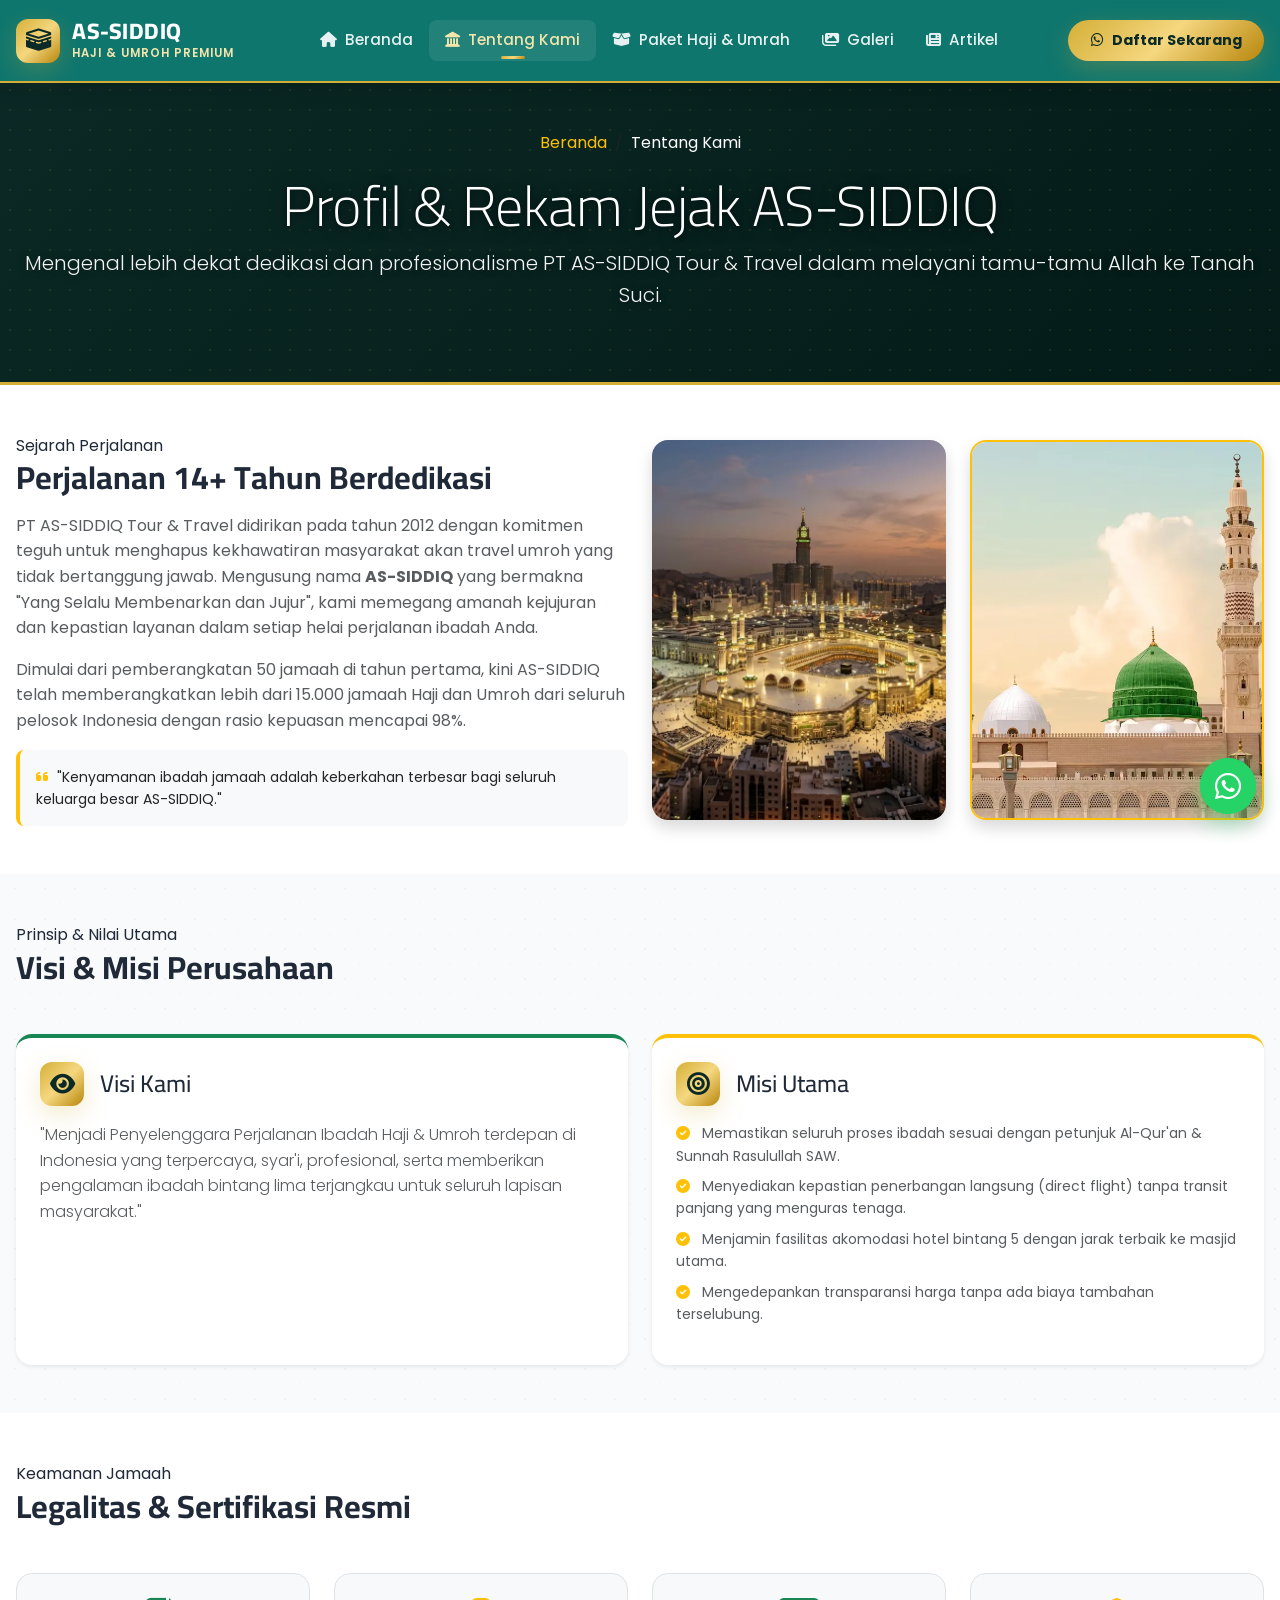
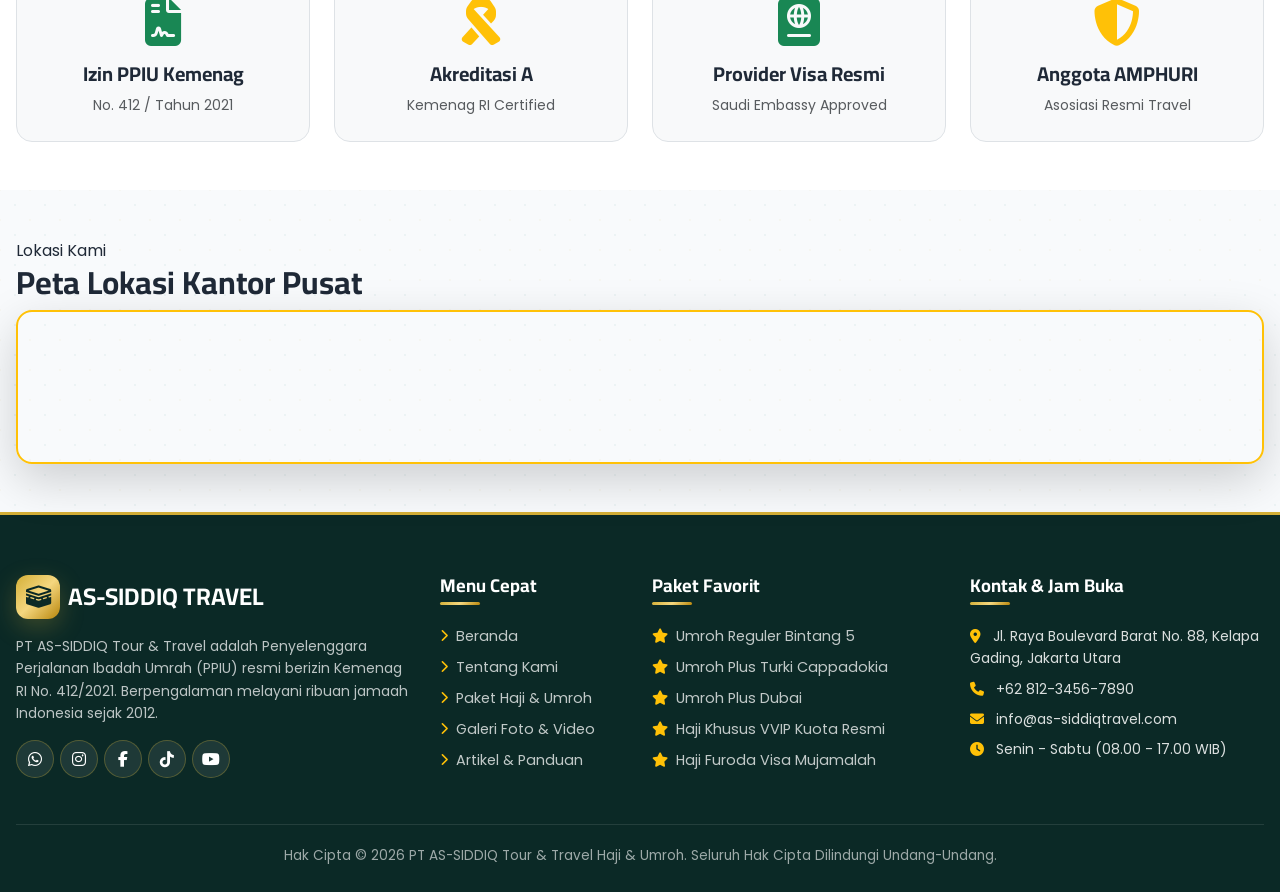
<file: tentang.html>
<!DOCTYPE html>
<html lang="id" prefix="og: https://ogp.me/ns#">
<head>
  <meta charset="UTF-8">
  <meta name="viewport" content="width=device-width, initial-scale=1.0">

  <!-- SEO CORE -->
  <title>Tentang AS-SIDDIQ | Travel Haji &amp; Umroh Resmi Kemenag RI - Jakarta</title>
  <meta name="description" content="Profil PT AS-SIDDIQ Tour &amp; Travel: berdiri sejak 2010, berizin Kemenag RI PPIU No.412/2021. Visi misi, sejarah perusahaan, tim pembimbing bersertifikat, legalitas resmi, dan rekam jejak melayani ribuan jamaah ke Tanah Suci.">
  <meta name="keywords" content="profil as siddiq travel, tentang travel umroh jakarta, izin ppiu kemenag, travel haji resmi jakarta, sejarah as siddiq tour travel">
  <meta name="author" content="PT AS-SIDDIQ Tour &amp; Travel">
  <meta name="robots" content="index, follow, max-snippet:-1, max-image-preview:large, max-video-preview:-1">
  <meta name="language" content="Indonesian">
  <link rel="canonical" href="https://as-siddiq.vercel.app/tentang.html">

  <!-- OPEN GRAPH -->
  <meta property="og:type" content="website">
  <meta property="og:site_name" content="AS-SIDDIQ Travel Haji &amp; Umroh">
  <meta property="og:locale" content="id_ID">
  <meta property="og:url" content="https://as-siddiq.vercel.app/tentang.html">
  <meta property="og:title" content="Tentang AS-SIDDIQ | Travel Haji &amp; Umroh Resmi Kemenag RI">
  <meta property="og:description" content="Lebih dari satu dekade melayani jamaah Indonesia menuju Tanah Suci. PT AS-SIDDIQ berizin resmi Kemenag RI, tim pembimbing bersertifikat, dan track record ribuan jamaah puas.">
  <meta property="og:image" content="https://as-siddiq.vercel.app/assets/landingpagehaji.png">
  <meta property="og:image:secure_url" content="https://as-siddiq.vercel.app/assets/landingpagehaji.png">
  <meta property="og:image:type" content="image/png">
  <meta property="og:image:width" content="1200">
  <meta property="og:image:height" content="630">
  <meta property="og:image:alt" content="Tim AS-SIDDIQ Travel bersama jamaah di Tanah Suci">

  <!-- TWITTER / X CARD -->
  <meta name="twitter:card" content="summary_large_image">
  <meta name="twitter:site" content="@assiddiqtravel">
  <meta name="twitter:title" content="Tentang AS-SIDDIQ | Travel Haji &amp; Umroh Resmi Kemenag RI">
  <meta name="twitter:description" content="Lebih dari satu dekade melayani jamaah Indonesia menuju Tanah Suci. Izin resmi Kemenag RI, hotel bintang 5, pembimbing bersertifikat.">
  <meta name="twitter:image" content="https://as-siddiq.vercel.app/assets/landingpagehaji.png">

  <!-- FAVICON -->
  <link rel="icon" type="image/svg+xml" href="data:image/svg+xml,<svg xmlns='http://www.w3.org/2000/svg' viewBox='0 0 100 100'><rect width='100' height='100' rx='20' fill='%230F766E'/><text y='.9em' font-size='72' x='50%' dominant-baseline='middle' text-anchor='middle'>🕋</text></svg>">
  <link rel="apple-touch-icon" href="data:image/svg+xml,<svg xmlns='http://www.w3.org/2000/svg' viewBox='0 0 100 100'><rect width='100' height='100' rx='20' fill='%230F766E'/><text y='.9em' font-size='72' x='50%' dominant-baseline='middle' text-anchor='middle'>🕋</text></svg>">
  <meta name="theme-color" content="#0F766E">

  <!-- PAGESPEED -->
  <link rel="dns-prefetch" href="//fonts.googleapis.com">
  <link rel="dns-prefetch" href="//fonts.gstatic.com">
  <link rel="dns-prefetch" href="//cdn.jsdelivr.net">
  <link rel="dns-prefetch" href="//cdnjs.cloudflare.com">
  <link rel="dns-prefetch" href="//unpkg.com">
  <link rel="preconnect" href="https://fonts.googleapis.com">
  <link rel="preconnect" href="https://fonts.gstatic.com" crossorigin>
  <link rel="preload" href="assets/css/main.css" as="style">
  <link rel="preload" href="https://cdn.jsdelivr.net/npm/bootstrap@5.3.3/dist/css/bootstrap.min.css" as="style">

  <!-- Google Fonts -->
  <link href="https://fonts.googleapis.com/css2?family=Amiri:ital,wght@0,400;0,700;1,400&amp;family=Cairo:wght@400;600;700;800&amp;family=Poppins:wght@300;400;500;600;700&amp;display=swap" rel="stylesheet">

  <link href="https://cdn.jsdelivr.net/npm/bootstrap@5.3.3/dist/css/bootstrap.min.css" rel="stylesheet">
  <link href="https://cdnjs.cloudflare.com/ajax/libs/font-awesome/6.5.1/css/all.min.css" rel="stylesheet" media="print" onload="this.media='all'">
  <noscript><link href="https://cdnjs.cloudflare.com/ajax/libs/font-awesome/6.5.1/css/all.min.css" rel="stylesheet"></noscript>
  <link href="https://unpkg.com/aos@2.3.4/dist/aos.css" rel="stylesheet" media="print" onload="this.media='all'">
  <noscript><link href="https://unpkg.com/aos@2.3.4/dist/aos.css" rel="stylesheet"></noscript>
  <link href="assets/css/main.css" rel="stylesheet">

  <!-- SCHEMA.ORG JSON-LD — AEO/GEO -->
  <script type="application/ld+json">
  {
    "@context": "https://schema.org",
    "@graph": [
      {
        "@type": "AboutPage",
        "@id": "https://as-siddiq.vercel.app/tentang.html",
        "url": "https://as-siddiq.vercel.app/tentang.html",
        "name": "Tentang AS-SIDDIQ Travel Haji &amp; Umroh",
        "description": "Profil lengkap PT AS-SIDDIQ Tour &amp; Travel, agen perjalanan ibadah Haji dan Umroh resmi berizin Kemenag RI.",
        "inLanguage": "id-ID",
        "isPartOf": {"@id": "https://as-siddiq.vercel.app/#website"}
      },
      {
        "@type": "Organization",
        "@id": "https://as-siddiq.vercel.app/#organization",
        "name": "PT AS-SIDDIQ Tour &amp; Travel",
        "alternateName": "AS-SIDDIQ Travel",
        "foundingDate": "2010",
        "url": "https://as-siddiq.vercel.app/",
        "logo": "https://as-siddiq.vercel.app/assets/logo-horizontal.png",
        "description": "PT AS-SIDDIQ Tour &amp; Travel adalah perusahaan perjalanan ibadah Haji dan Umroh resmi berizin Kemenag RI PPIU No.412/2021, berpengalaman lebih dari satu dekade melayani jamaah Indonesia.",
        "address": {
          "@type": "PostalAddress",
          "streetAddress": "Jl. Raya Boulevard Barat No. 88, Kelapa Gading",
          "addressLocality": "Jakarta Utara",
          "addressRegion": "DKI Jakarta",
          "postalCode": "14240",
          "addressCountry": "ID"
        },
        "sameAs": [
          "https://www.instagram.com/assiddiqtravel",
          "https://www.facebook.com/assiddiqtravel"
        ]
      },
      {
        "@type": "BreadcrumbList",
        "itemListElement": [
          {"@type": "ListItem", "position": 1, "name": "Beranda", "item": "https://as-siddiq.vercel.app/"},
          {"@type": "ListItem", "position": 2, "name": "Tentang Kami", "item": "https://as-siddiq.vercel.app/tentang.html"}
        ]
      }
    ]
  }
  </script>
</head>
<body class="bg-islamic-pattern">

  <!-- =========================================================================
       NAVBAR (Fixed Top Following Scroll Seamlessly)
       ========================================================================= -->
  <nav class="navbar navbar-expand-lg navbar-assiddiq fixed-top" aria-label="Navigasi Utama">
    <div class="container">
      <a class="navbar-brand navbar-brand-logo" href="index.html">
        <div class="logo-badge-icon">
          <i class="fas fa-kaaba"></i>
        </div>
        <div>
          <div class="brand-text-main">AS-SIDDIQ</div>
          <div class="brand-text-sub">HAJI & UMROH PREMIUM</div>
        </div>
      </a>

      <button class="navbar-toggler" type="button" data-bs-toggle="collapse" data-bs-target="#navbarMain" aria-controls="navbarMain" aria-expanded="false" aria-label="Toggle navigation">
        <span class="navbar-toggler-icon"></span>
      </button>

      <div class="collapse navbar-collapse" id="navbarMain">
        <ul class="navbar-nav mx-auto mb-2 mb-lg-0">
          <li class="nav-item">
            <a class="nav-link" href="index.html"><i class="fas fa-home me-1"></i> Beranda</a>
          </li>
          <li class="nav-item">
            <a class="nav-link active" href="tentang.html"><i class="fas fa-landmark me-1"></i> Tentang Kami</a>
          </li>
          <li class="nav-item">
            <a class="nav-link" href="paket.html"><i class="fas fa-box-open me-1"></i> Paket Haji & Umrah</a>
          </li>
          <li class="nav-item">
            <a class="nav-link" href="galeri.html"><i class="fas fa-images me-1"></i> Galeri</a>
          </li>
          <li class="nav-item">
            <a class="nav-link" href="artikel.html"><i class="fas fa-newspaper me-1"></i> Artikel</a>
          </li>
        </ul>
        <div class="d-flex align-items-center">
          <a href="https://wa.me/6281234567890?text=Assalamu'alaikum%20CS%20AS-SIDDIQ,%20saya%20ingin%20mendaftar%20paket%20Umroh/Haji" target="_blank" class="btn btn-nav-wa">
            <i class="fab fa-whatsapp"></i> Daftar Sekarang
          </a>
        </div>
      </div>
    </div>
  </nav>

  <!-- PAGE HERO HEADER -->
  <section class="page-hero-section text-center">
    <div class="container position-relative" style="z-index: 2;">
      <nav aria-label="breadcrumb" class="d-flex justify-content-center mb-3">
        <ol class="breadcrumb bg-transparent p-0 m-0 text-white-50 small">
          <li class="breadcrumb-item"><a href="index.html" class="text-warning">Beranda</a></li>
          <li class="breadcrumb-item active text-white" aria-current="page">Tentang Kami</li>
        </ol>
      </nav>
      <h1 class="display-4 font-weight-bold mb-2">Profil & Rekam Jejak AS-SIDDIQ</h1>
      <p class="lead text-light opacity-90 max-w-700 mx-auto">
        Mengenal lebih dekat dedikasi dan profesionalisme PT AS-SIDDIQ Tour & Travel dalam melayani tamu-tamu Allah ke Tanah Suci.
      </p>
    </div>
  </section>

  <!-- SEJARAH PERJALANAN -->
  <section class="py-5 bg-white">
    <div class="container">
      <div class="row align-items-center g-5">
        <div class="col-lg-6" data-aos="fade-right">
          <span class="section-tag">Sejarah Perjalanan</span>
          <h2 class="section-title text-start mb-3">Perjalanan <span>14+ Tahun</span> Berdedikasi</h2>
          <p class="text-muted leading-relaxed">
            PT AS-SIDDIQ Tour & Travel didirikan pada tahun 2012 dengan komitmen teguh untuk menghapus kekhawatiran masyarakat akan travel umroh yang tidak bertanggung jawab. Mengusung nama <strong>AS-SIDDIQ</strong> yang bermakna "Yang Selalu Membenarkan dan Jujur", kami memegang amanah kejujuran dan kepastian layanan dalam setiap helai perjalanan ibadah Anda.
          </p>
          <p class="text-muted leading-relaxed">
            Dimulai dari pemberangkatan 50 jamaah di tahun pertama, kini AS-SIDDIQ telah memberangkatkan lebih dari 15.000 jamaah Haji dan Umroh dari seluruh pelosok Indonesia dengan rasio kepuasan mencapai 98%.
          </p>
          <div class="p-3 bg-light rounded-3 border-start border-4 border-warning mt-3">
            <p class="italic mb-0 small text-dark">
              <i class="fas fa-quote-left text-warning me-2"></i>"Kenyamanan ibadah jamaah adalah keberkahan terbesar bagi seluruh keluarga besar AS-SIDDIQ."
            </p>
          </div>
        </div>

        <div class="col-lg-6" data-aos="fade-left">
          <div class="row g-3 align-items-center justify-content-center">
            <div class="col-12 col-md-6 tentang-history-col">
              <div class="rounded-4 overflow-hidden shadow tentang-history-img-wrap mx-auto">
                <img src="assets/pemandanganhaji_2_11zon.webp" alt="Masjidil Haram Makkah" class="w-100 h-100" style="object-fit: cover;">
              </div>
            </div>
            <div class="col-12 col-md-6 tentang-history-col">
              <div class="rounded-4 overflow-hidden shadow border border-2 border-warning tentang-history-img-wrap mx-auto">
                <img src="assets/masjidmadinah_4_11zon.webp" alt="Masjid Nabawi Madinah" class="w-100 h-100" style="object-fit: cover;">
              </div>
            </div>
          </div>
        </div>
      </div>
    </div>
  </section>

  <!-- VISI & MISI -->
  <section class="py-5 bg-islamic-pattern">
    <div class="container">
      <div class="section-title-wrapper mb-4 mb-md-5" data-aos="fade-up">
        <span class="section-tag">Prinsip & Nilai Utama</span>
        <h2 class="section-title">Visi & <span>Misi Perusahaan</span></h2>
        <div class="section-divider"></div>
      </div>

      <div class="row g-4">
        <div class="col-lg-6" data-aos="fade-up" data-aos-delay="100">
          <div class="bg-white p-4 rounded-4 shadow-sm h-100 border-top border-4 border-success">
            <div class="d-flex align-items-center mb-3">
              <div class="logo-badge-icon me-3">
                <i class="fas fa-eye"></i>
              </div>
              <h3 class="h4 font-weight-bold mb-0">Visi Kami</h3>
            </div>
            <p class="text-muted lead fs-6">
              "Menjadi Penyelenggara Perjalanan Ibadah Haji & Umroh terdepan di Indonesia yang terpercaya, syar'i, profesional, serta memberikan pengalaman ibadah bintang lima terjangkau untuk seluruh lapisan masyarakat."
            </p>
          </div>
        </div>

        <div class="col-lg-6" data-aos="fade-up" data-aos-delay="200">
          <div class="bg-white p-4 rounded-4 shadow-sm h-100 border-top border-4 border-warning">
            <div class="d-flex align-items-center mb-3">
              <div class="logo-badge-icon me-3">
                <i class="fas fa-bullseye"></i>
              </div>
              <h3 class="h4 font-weight-bold mb-0">Misi Utama</h3>
            </div>
            <ul class="list-unstyled text-muted small">
              <li class="mb-2"><i class="fas fa-check-circle text-warning me-2"></i> Memastikan seluruh proses ibadah sesuai dengan petunjuk Al-Qur'an & Sunnah Rasulullah SAW.</li>
              <li class="mb-2"><i class="fas fa-check-circle text-warning me-2"></i> Menyediakan kepastian penerbangan langsung (direct flight) tanpa transit panjang yang menguras tenaga.</li>
              <li class="mb-2"><i class="fas fa-check-circle text-warning me-2"></i> Menjamin fasilitas akomodasi hotel bintang 5 dengan jarak terbaik ke masjid utama.</li>
              <li class="mb-2"><i class="fas fa-check-circle text-warning me-2"></i> Mengedepankan transparansi harga tanpa ada biaya tambahan terselubung.</li>
            </ul>
          </div>
        </div>
      </div>
    </div>
  </section>

  <!-- LEGALITAS -->
  <section class="py-5 bg-white">
    <div class="container">
      <div class="section-title-wrapper mb-4 mb-md-5" data-aos="fade-up">
        <span class="section-tag">Keamanan Jamaah</span>
        <h2 class="section-title">Legalitas & <span>Sertifikasi Resmi</span></h2>
        <div class="section-divider"></div>
      </div>

      <div class="row g-4 text-center">
        <div class="col-md-3 col-6" data-aos="zoom-in" data-aos-delay="100">
          <div class="p-4 rounded-4 border bg-light">
            <i class="fas fa-file-contract fa-3x text-success mb-3"></i>
            <h5 class="font-weight-bold">Izin PPIU Kemenag</h5>
            <p class="small text-muted mb-0">No. 412 / Tahun 2021</p>
          </div>
        </div>

        <div class="col-md-3 col-6" data-aos="zoom-in" data-aos-delay="200">
          <div class="p-4 rounded-4 border bg-light">
            <i class="fas fa-ribbon fa-3x text-warning mb-3"></i>
            <h5 class="font-weight-bold">Akreditasi A</h5>
            <p class="small text-muted mb-0">Kemenag RI Certified</p>
          </div>
        </div>

        <div class="col-md-3 col-6" data-aos="zoom-in" data-aos-delay="300">
          <div class="p-4 rounded-4 border bg-light">
            <i class="fas fa-passport fa-3x text-success mb-3"></i>
            <h5 class="font-weight-bold">Provider Visa Resmi</h5>
            <p class="small text-muted mb-0">Saudi Embassy Approved</p>
          </div>
        </div>

        <div class="col-md-3 col-6" data-aos="zoom-in" data-aos-delay="400">
          <div class="p-4 rounded-4 border bg-light">
            <i class="fas fa-shield-alt fa-3x text-warning mb-3"></i>
            <h5 class="font-weight-bold">Anggota AMPHURI</h5>
            <p class="small text-muted mb-0">Asosiasi Resmi Travel</p>
          </div>
        </div>
      </div>
    </div>
  </section>

  <!-- GOOGLE MAPS -->
  <section class="py-5 bg-islamic-pattern">
    <div class="container">
      <div class="section-title-wrapper" data-aos="fade-up">
        <span class="section-tag">Lokasi Kami</span>
        <h2 class="section-title">Peta Lokasi <span>Kantor Pusat</span></h2>
        <div class="section-divider"></div>
      </div>

      <div class="rounded-4 overflow-hidden shadow-lg border border-2 border-warning" data-aos="fade-up">
        <iframe src="https://www.google.com/maps/embed?pb=!1m18!1m12!1m3!1d3966.666428381125!2d106.892043!3d-6.152431!2m3!1f0!2f0!3f0!3m2!1i1024!2i768!4f13.1!3m3!1m2!1s0x0%3A0x0!2zNsKwMDknMDguOCJTIDEwNsKwNTMnMzEuNCJF!5e0!3m2!1sid!2sid!4v1700000000000!5m2!1sid!2sid" width="100%" height="400" style="border:0;" allowfullscreen="" loading="lazy" referrerpolicy="no-referrer-when-downgrade" title="Google Maps Kantor AS-SIDDIQ"></iframe>
      </div>
    </div>
  </section>

  <!-- FOOTER -->
  <footer class="footer-assiddiq">
    <div class="container">
      <div class="row g-4">
        <div class="col-lg-4 col-md-6">
          <div class="d-flex align-items-center gap-2 mb-3">
            <div class="logo-badge-icon">
              <i class="fas fa-kaaba"></i>
            </div>
            <span class="fs-4 font-weight-bold text-white font-arabic">AS-SIDDIQ TRAVEL</span>
          </div>
          <p class="small text-light opacity-75 mb-3">
            PT AS-SIDDIQ Tour & Travel adalah Penyelenggara Perjalanan Ibadah Umrah (PPIU) resmi berizin Kemenag RI No. 412/2021. Berpengalaman melayani ribuan jamaah Indonesia sejak 2012.
          </p>
          <div class="d-flex">
            <a href="https://wa.me/6281234567890" target="_blank" class="social-icon-btn" aria-label="WhatsApp"><i class="fab fa-whatsapp"></i></a>
            <a href="https://instagram.com" target="_blank" class="social-icon-btn" aria-label="Instagram"><i class="fab fa-instagram"></i></a>
            <a href="https://facebook.com" target="_blank" class="social-icon-btn" aria-label="Facebook"><i class="fab fa-facebook-f"></i></a>
            <a href="https://tiktok.com" target="_blank" class="social-icon-btn" aria-label="TikTok"><i class="fab fa-tiktok"></i></a>
            <a href="https://youtube.com" target="_blank" class="social-icon-btn" aria-label="YouTube"><i class="fab fa-youtube"></i></a>
          </div>
        </div>

        <div class="col-lg-2 col-md-6">
          <h4 class="footer-title">Menu Cepat</h4>
          <ul class="footer-links">
            <li><a href="index.html"><i class="fas fa-chevron-right small text-warning"></i> Beranda</a></li>
            <li><a href="tentang.html"><i class="fas fa-chevron-right small text-warning"></i> Tentang Kami</a></li>
            <li><a href="paket.html"><i class="fas fa-chevron-right small text-warning"></i> Paket Haji & Umroh</a></li>
            <li><a href="galeri.html"><i class="fas fa-chevron-right small text-warning"></i> Galeri Foto & Video</a></li>
            <li><a href="artikel.html"><i class="fas fa-chevron-right small text-warning"></i> Artikel & Panduan</a></li>
          </ul>
        </div>

        <div class="col-lg-3 col-md-6">
          <h4 class="footer-title">Paket Favorit</h4>
          <ul class="footer-links">
            <li><a href="paket.html"><i class="fas fa-star text-warning"></i> Umroh Reguler Bintang 5</a></li>
            <li><a href="paket.html"><i class="fas fa-star text-warning"></i> Umroh Plus Turki Cappadokia</a></li>
            <li><a href="paket.html"><i class="fas fa-star text-warning"></i> Umroh Plus Dubai</a></li>
            <li><a href="paket.html"><i class="fas fa-star text-warning"></i> Haji Khusus VVIP Kuota Resmi</a></li>
            <li><a href="paket.html"><i class="fas fa-star text-warning"></i> Haji Furoda Visa Mujamalah</a></li>
          </ul>
        </div>

        <div class="col-lg-3 col-md-6">
          <h4 class="footer-title">Kontak & Jam Buka</h4>
          <p class="small mb-2"><i class="fas fa-map-marker-alt text-warning me-2"></i> Jl. Raya Boulevard Barat No. 88, Kelapa Gading, Jakarta Utara</p>
          <p class="small mb-2"><i class="fas fa-phone text-warning me-2"></i> +62 812-3456-7890</p>
          <p class="small mb-2"><i class="fas fa-envelope text-warning me-2"></i> info@as-siddiqtravel.com</p>
          <p class="small mb-0"><i class="fas fa-clock text-warning me-2"></i> Senin - Sabtu (08.00 - 17.00 WIB)</p>
        </div>
      </div>

      <div class="footer-bottom">
        <p class="mb-0">Hak Cipta &copy; 2026 PT AS-SIDDIQ Tour & Travel Haji & Umroh. Seluruh Hak Cipta Dilindungi Undang-Undang.</p>
      </div>
    </div>
  </footer>

  <!-- FLOATING CONTAINER -->
  <div class="floating-container">
    <a href="https://wa.me/6281234567890?text=Assalamu'alaikum%20CS%20AS-SIDDIQ,%20saya%20ingin%20bertanya" target="_blank" class="btn-floating-wa" aria-label="Chat WhatsApp AS-SIDDIQ">
      <i class="fab fa-whatsapp"></i>
    </a>
    <button id="scrollTopBtn" class="btn-scroll-top" aria-label="Scroll to Top">
      <i class="fas fa-arrow-up"></i>
    </button>
  </div>

  <script src="https://cdn.jsdelivr.net/npm/bootstrap@5.3.3/dist/js/bootstrap.bundle.min.js"></script>
  <script src="https://unpkg.com/aos@2.3.4/dist/aos.js"></script>
  <script src="assets/js/main.js"></script>
</body>
</html>
</file>
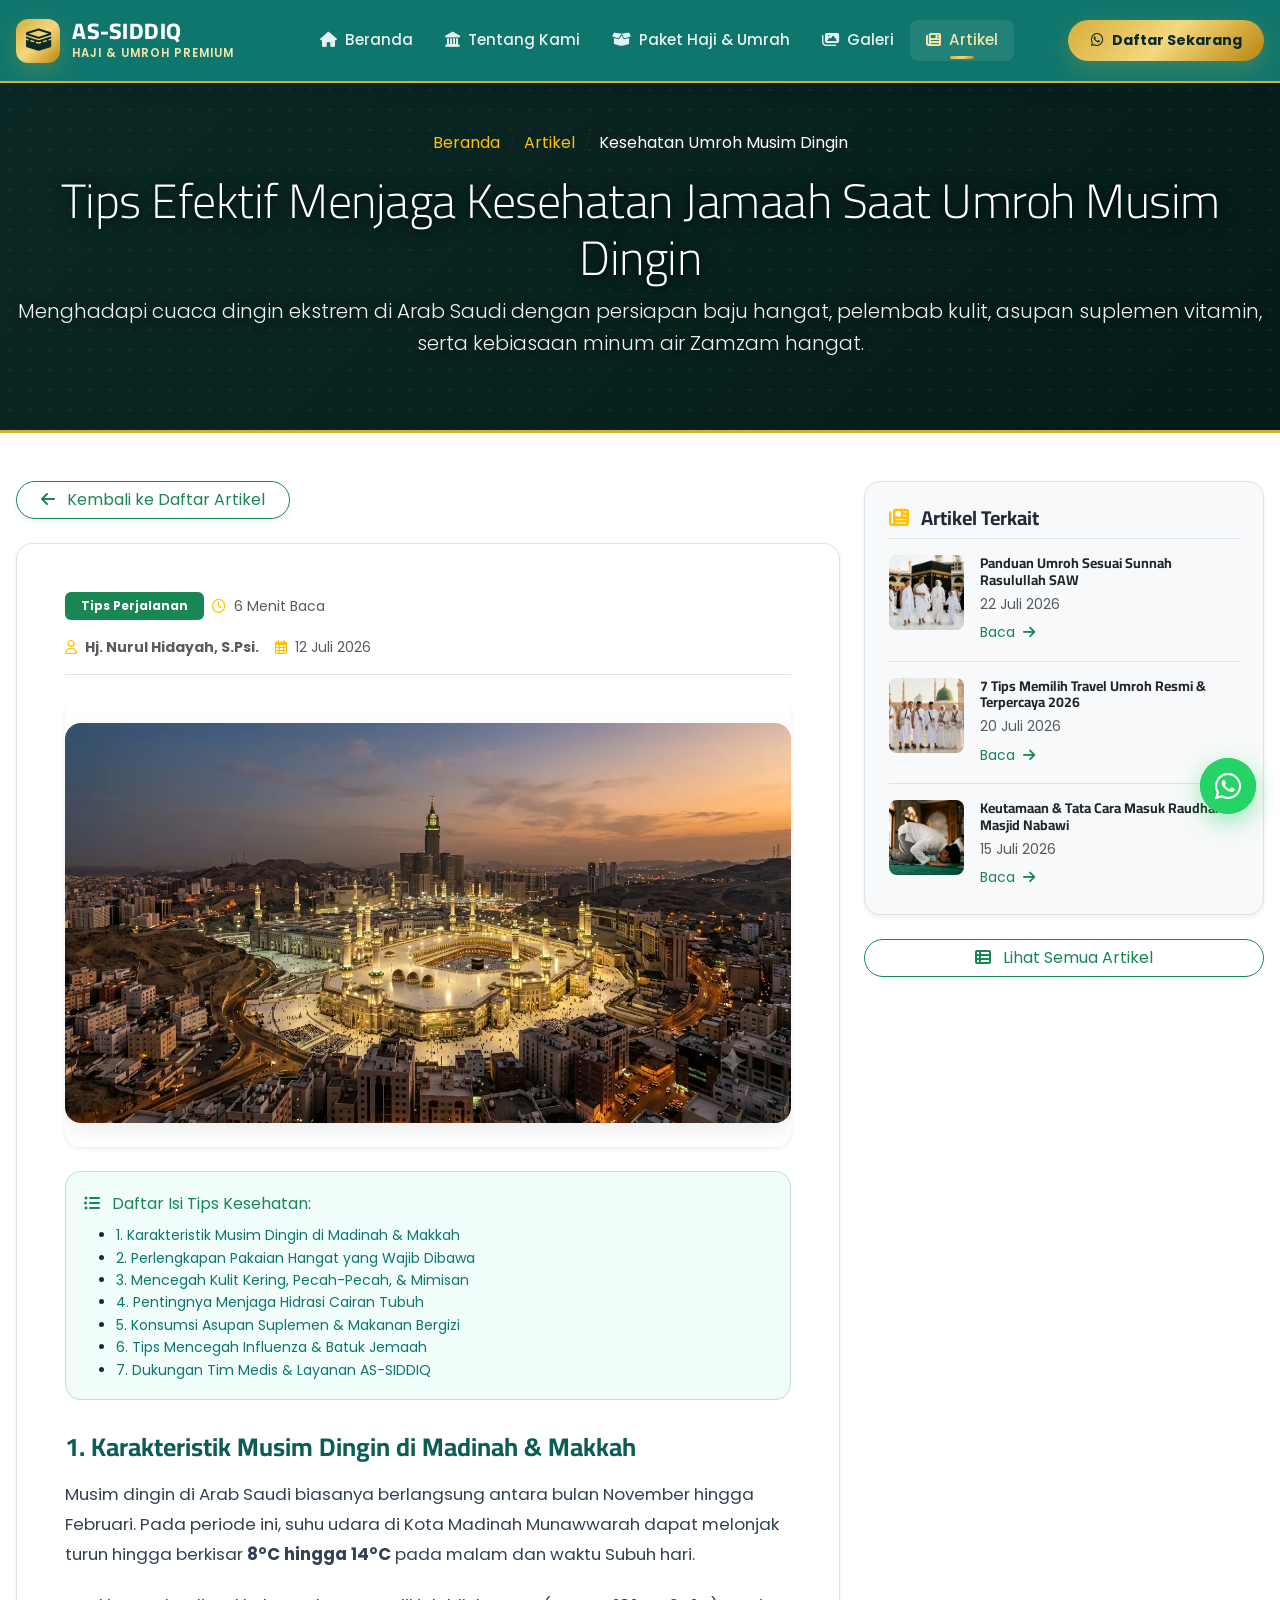
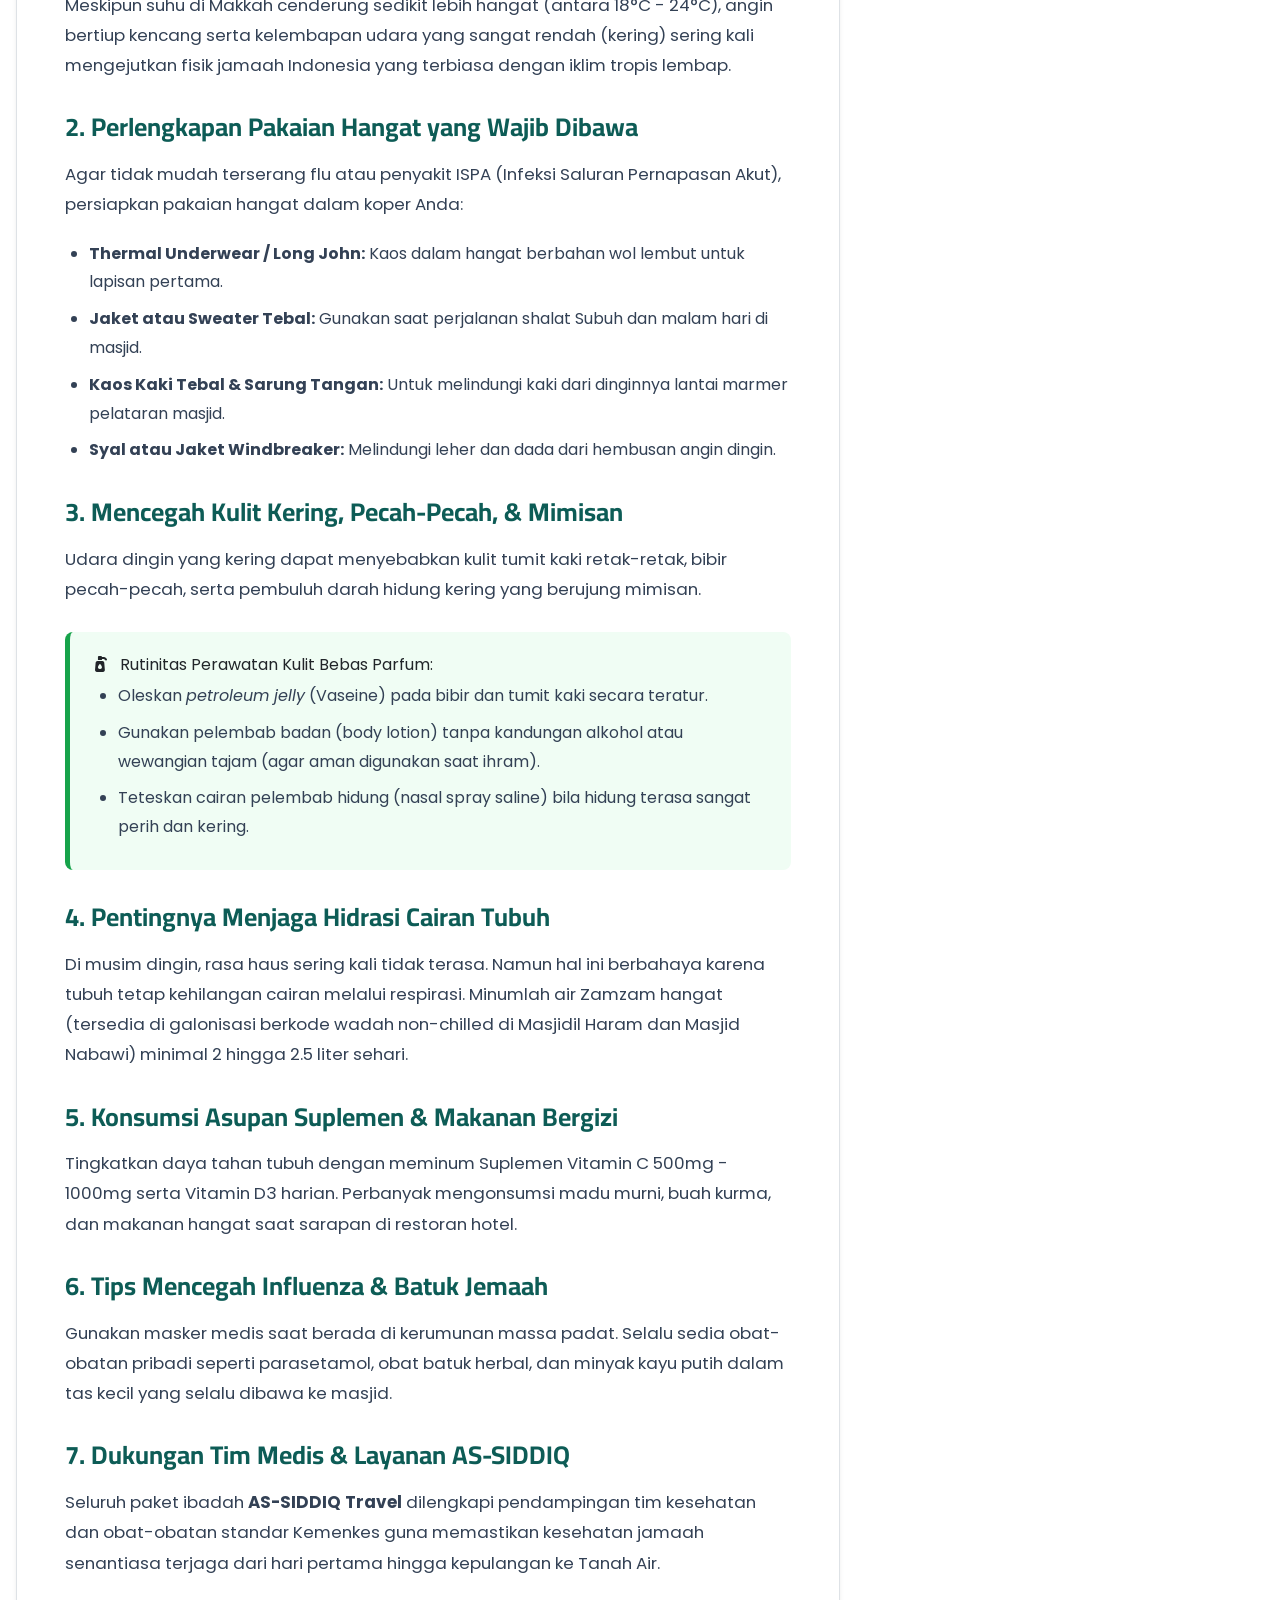
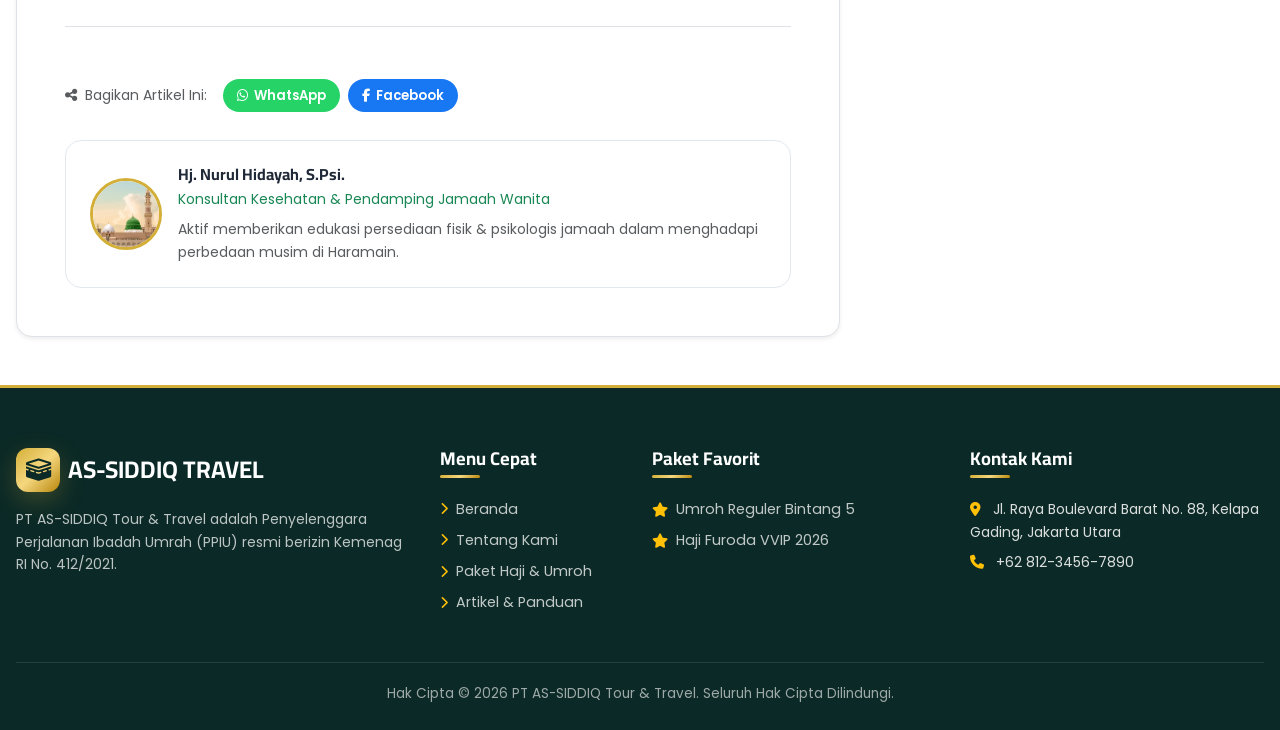
<file: tips-efektif-menjaga-kesehatan-jamaah-saat-umroh-musim-dingin.html>
<!DOCTYPE html>
<html lang="id" prefix="og: https://ogp.me/ns#">
<head>
  <meta charset="UTF-8">
  <meta name="viewport" content="width=device-width, initial-scale=1.0">

  <!-- SEO CORE -->
  <title>Tips Efektif Menjaga Kesehatan Jamaah Saat Umroh Musim Dingin | AS-SIDDIQ Travel</title>
  <meta name="description" content="Tips efektif menjaga kesehatan jamaah umroh saat musim dingin di Madinah dan Makkah. Persiapan jaket hangat, pelembab kulit, asupan vitamin, &amp; hidrasi cairan tubuh.">
  <meta name="keywords" content="umroh musim dingin, kesehatan umroh, tips umroh madinah dingin, perlengkapan umroh musim dingin, kesehatan jamaah lansia">
  <meta name="author" content="PT AS-SIDDIQ Tour &amp; Travel">
  <meta name="robots" content="index, follow, max-snippet:-1, max-image-preview:large, max-video-preview:-1">
  <meta name="language" content="Indonesian">
  <link rel="canonical" href="https://as-siddiq.vercel.app/tips-efektif-menjaga-kesehatan-jamaah-saat-umroh-musim-dingin.html">

  <!-- OPEN GRAPH -->
  <meta property="og:type" content="article">
  <meta property="og:site_name" content="AS-SIDDIQ Travel Haji &amp; Umroh">
  <meta property="og:locale" content="id_ID">
  <meta property="og:url" content="https://as-siddiq.vercel.app/tips-efektif-menjaga-kesehatan-jamaah-saat-umroh-musim-dingin.html">
  <meta property="og:title" content="Tips Efektif Menjaga Kesehatan Jamaah Saat Umroh Musim Dingin">
  <meta property="og:description" content="Panduan kesehatan praktis bagi jamaah umroh dalam menghadapi cuaca dingin ekstrem di Tanah Suci Makkah dan Madinah.">
  <meta property="og:image" content="https://as-siddiq.vercel.app/assets/pemandanganhaji_2_11zon.webp">

  <!-- FAVICON -->
  <link rel="icon" type="image/svg+xml" href="data:image/svg+xml,<svg xmlns='http://www.w3.org/2000/svg' viewBox='0 0 100 100'><rect width='100' height='100' rx='20' fill='%230F766E'/><text y='.9em' font-size='72' x='50%' dominant-baseline='middle' text-anchor='middle'>🕋</text></svg>">
  <meta name="theme-color" content="#0F766E">

  <!-- Google Fonts -->
  <link href="https://fonts.googleapis.com/css2?family=Amiri:ital,wght@0,400;0,700;1,400&family=Cairo:wght@400;600;700;800&family=Poppins:wght@300;400;500;600;700&display=swap" rel="stylesheet">

  <link href="https://cdn.jsdelivr.net/npm/bootstrap@5.3.3/dist/css/bootstrap.min.css" rel="stylesheet">
  <link href="https://cdnjs.cloudflare.com/ajax/libs/font-awesome/6.5.1/css/all.min.css" rel="stylesheet">
  <link href="https://unpkg.com/aos@2.3.4/dist/aos.css" rel="stylesheet">
  <link href="assets/css/main.css" rel="stylesheet">

  <!-- SCHEMA.ORG JSON-LD -->
  <script type="application/ld+json">
  {
    "@context": "https://schema.org",
    "@type": "Article",
    "headline": "Tips Efektif Menjaga Kesehatan Jamaah Saat Umroh Musim Dingin",
    "description": "Panduan kesehatan praktis bagi jamaah umroh dalam menghadapi cuaca dingin ekstrem di Tanah Suci Makkah dan Madinah.",
    "image": "https://as-siddiq.vercel.app/assets/pemandanganhaji_2_11zon.webp",
    "author": {
      "@type": "Person",
      "name": "Hj. Nurul Hidayah, S.Psi."
    },
    "publisher": {
      "@type": "Organization",
      "name": "PT AS-SIDDIQ Tour & Travel"
    },
    "datePublished": "2026-07-12",
    "dateModified": "2026-07-29"
  }
  </script>
</head>
<body class="bg-islamic-pattern">

  <!-- NAVBAR -->
  <nav class="navbar navbar-expand-lg navbar-assiddiq fixed-top" aria-label="Navigasi Utama">
    <div class="container">
      <a class="navbar-brand navbar-brand-logo" href="index.html">
        <div class="logo-badge-icon">
          <i class="fas fa-kaaba"></i>
        </div>
        <div>
          <div class="brand-text-main">AS-SIDDIQ</div>
          <div class="brand-text-sub">HAJI & UMROH PREMIUM</div>
        </div>
      </a>

      <button class="navbar-toggler" type="button" data-bs-toggle="collapse" data-bs-target="#navbarMain" aria-controls="navbarMain" aria-expanded="false" aria-label="Toggle navigation">
        <span class="navbar-toggler-icon"></span>
      </button>

      <div class="collapse navbar-collapse" id="navbarMain">
        <ul class="navbar-nav mx-auto mb-2 mb-lg-0">
          <li class="nav-item">
            <a class="nav-link" href="index.html"><i class="fas fa-home me-1"></i> Beranda</a>
          </li>
          <li class="nav-item">
            <a class="nav-link" href="tentang.html"><i class="fas fa-landmark me-1"></i> Tentang Kami</a>
          </li>
          <li class="nav-item">
            <a class="nav-link" href="paket.html"><i class="fas fa-box-open me-1"></i> Paket Haji & Umrah</a>
          </li>
          <li class="nav-item">
            <a class="nav-link" href="galeri.html"><i class="fas fa-images me-1"></i> Galeri</a>
          </li>
          <li class="nav-item">
            <a class="nav-link active" href="artikel.html"><i class="fas fa-newspaper me-1"></i> Artikel</a>
          </li>
        </ul>
        <div class="d-flex align-items-center">
          <a href="https://wa.me/6281234567890?text=Assalamu'alaikum%20CS%20AS-SIDDIQ,%20saya%20ingin%20mendaftar%20paket%20Umroh/Haji" target="_blank" class="btn btn-nav-wa">
            <i class="fab fa-whatsapp"></i> Daftar Sekarang
          </a>
        </div>
      </div>
    </div>
  </nav>

  <!-- HERO HEADER BREADCRUMB -->
  <section class="page-hero-section text-center">
    <div class="container position-relative" style="z-index: 2;">
      <nav aria-label="breadcrumb" class="d-flex justify-content-center mb-3">
        <ol class="breadcrumb bg-transparent p-0 m-0 text-white-50 small">
          <li class="breadcrumb-item"><a href="index.html" class="text-warning">Beranda</a></li>
          <li class="breadcrumb-item"><a href="artikel.html" class="text-warning">Artikel</a></li>
          <li class="breadcrumb-item active text-white" aria-current="page">Kesehatan Umroh Musim Dingin</li>
        </ol>
      </nav>
      <h1 class="display-5 font-weight-bold mb-2">Tips Efektif Menjaga Kesehatan Jamaah Saat Umroh Musim Dingin</h1>
      <p class="lead text-light opacity-90 max-w-700 mx-auto">
        Menghadapi cuaca dingin ekstrem di Arab Saudi dengan persiapan baju hangat, pelembab kulit, asupan suplemen vitamin, serta kebiasaan minum air Zamzam hangat.
      </p>
    </div>
  </section>

  <!-- CONTENT SECTION -->
  <section class="py-5 bg-white">
    <div class="container">
      <div class="row g-5">
        
        <!-- MAIN ARTICLE BODY -->
        <div class="col-lg-8">

          <!-- Back Button -->
          <div class="mb-4">
            <a href="artikel.html" class="btn btn-outline-success rounded-pill px-4 font-weight-bold shadow-sm">
              <i class="fas fa-arrow-left me-2"></i> Kembali ke Daftar Artikel
            </a>
          </div>

          <article class="article-detail-card bg-white rounded-4 shadow-sm p-4 p-md-5 border">
            
            <!-- Meta Header -->
            <div class="d-flex align-items-center gap-2 mb-3">
              <span class="badge bg-success px-3 py-2">Tips Perjalanan</span>
              <span class="text-muted small"><i class="far fa-clock text-warning me-1"></i> 6 Menit Baca</span>
            </div>

            <!-- Author & Date -->
            <div class="d-flex align-items-center gap-3 text-muted small border-bottom pb-3 mb-4">
              <span><i class="far fa-user text-warning me-1"></i> <strong>Hj. Nurul Hidayah, S.Psi.</strong></span>
              <span><i class="far fa-calendar-alt text-warning me-1"></i> 12 Juli 2026</span>
            </div>

            <!-- Hero Image Banner -->
            <div class="rounded-4 overflow-hidden mb-4 shadow-sm">
              <img src="assets/pemandanganhaji_2_11zon.webp" alt="Suasana Musim Dingin Tanah Suci" class="detail-hero-img">
            </div>

            <!-- Table of Contents -->
            <div class="toc-box">
              <div class="toc-title font-weight-bold mb-2 text-success">
                <i class="fas fa-list-ul me-2"></i> Daftar Isi Tips Kesehatan:
              </div>
              <ul class="toc-list mb-0 small">
                <li><a href="#karakteristik-musim-dingin">1. Karakteristik Musim Dingin di Madinah &amp; Makkah</a></li>
                <li><a href="#perlengkapan-pakaian">2. Perlengkapan Pakaian Hangat yang Wajib Dibawa</a></li>
                <li><a href="#perawatan-kulit">3. Mencegah Kulit Kering, Pecah-Pecah, &amp; Mimisan</a></li>
                <li><a href="#hidrasi-cairan">4. Pentingnya Menjaga Hidrasi Cairan Tubuh</a></li>
                <li><a href="#suplemen-vitamin">5. Konsumsi Asupan Suplemen &amp; Makanan Bergizi</a></li>
                <li><a href="#pencegahan-batuk-flu">6. Tips Mencegah Influenza &amp; Batuk Jemaah</a></li>
                <li><a href="#tim-medis">7. Dukungan Tim Medis &amp; Layanan AS-SIDDIQ</a></li>
              </ul>
            </div>

            <!-- Article Content Body -->
            <div class="article-body-content leading-relaxed text-dark">
              
              <h2 id="karakteristik-musim-dingin">1. Karakteristik Musim Dingin di Madinah &amp; Makkah</h2>
              <p>Musim dingin di Arab Saudi biasanya berlangsung antara bulan November hingga Februari. Pada periode ini, suhu udara di Kota Madinah Munawwarah dapat melonjak turun hingga berkisar <strong>8°C hingga 14°C</strong> pada malam dan waktu Subuh hari.</p>
              <p>Meskipun suhu di Makkah cenderung sedikit lebih hangat (antara 18°C - 24°C), angin bertiup kencang serta kelembapan udara yang sangat rendah (kering) sering kali mengejutkan fisik jamaah Indonesia yang terbiasa dengan iklim tropis lembap.</p>

              <h2 id="perlengkapan-pakaian">2. Perlengkapan Pakaian Hangat yang Wajib Dibawa</h2>
              <p>Agar tidak mudah terserang flu atau penyakit ISPA (Infeksi Saluran Pernapasan Akut), persiapkan pakaian hangat dalam koper Anda:</p>
              <ul>
                <li><strong>Thermal Underwear / Long John:</strong> Kaos dalam hangat berbahan wol lembut untuk lapisan pertama.</li>
                <li><strong>Jaket atau Sweater Tebal:</strong> Gunakan saat perjalanan shalat Subuh dan malam hari di masjid.</li>
                <li><strong>Kaos Kaki Tebal &amp; Sarung Tangan:</strong> Untuk melindungi kaki dari dinginnya lantai marmer pelataran masjid.</li>
                <li><strong>Syal atau Jaket Windbreaker:</strong> Melindungi leher dan dada dari hembusan angin dingin.</li>
              </ul>

              <h2 id="perawatan-kulit">3. Mencegah Kulit Kering, Pecah-Pecah, &amp; Mimisan</h2>
              <p>Udara dingin yang kering dapat menyebabkan kulit tumit kaki retak-retak, bibir pecah-pecah, serta pembuluh darah hidung kering yang berujung mimisan.</p>

              <div class="tips-box">
                <div class="tips-box-title font-weight-bold mb-1"><i class="fas fa-pump-soap me-2"></i> Rutinitas Perawatan Kulit Bebas Parfum:</div>
                <ul class="mb-0">
                  <li>Oleskan <em>petroleum jelly</em> (Vaseine) pada bibir dan tumit kaki secara teratur.</li>
                  <li>Gunakan pelembab badan (body lotion) tanpa kandungan alkohol atau wewangian tajam (agar aman digunakan saat ihram).</li>
                  <li>Teteskan cairan pelembab hidung (nasal spray saline) bila hidung terasa sangat perih dan kering.</li>
                </ul>
              </div>

              <h2 id="hidrasi-cairan">4. Pentingnya Menjaga Hidrasi Cairan Tubuh</h2>
              <p>Di musim dingin, rasa haus sering kali tidak terasa. Namun hal ini berbahaya karena tubuh tetap kehilangan cairan melalui respirasi. Minumlah air Zamzam hangat (tersedia di galonisasi berkode wadah non-chilled di Masjidil Haram dan Masjid Nabawi) minimal 2 hingga 2.5 liter sehari.</p>

              <h2 id="suplemen-vitamin">5. Konsumsi Asupan Suplemen &amp; Makanan Bergizi</h2>
              <p>Tingkatkan daya tahan tubuh dengan meminum Suplemen Vitamin C 500mg - 1000mg serta Vitamin D3 harian. Perbanyak mengonsumsi madu murni, buah kurma, dan makanan hangat saat sarapan di restoran hotel.</p>

              <h2 id="pencegahan-batuk-flu">6. Tips Mencegah Influenza &amp; Batuk Jemaah</h2>
              <p>Gunakan masker medis saat berada di kerumunan massa padat. Selalu sedia obat-obatan pribadi seperti parasetamol, obat batuk herbal, dan minyak kayu putih dalam tas kecil yang selalu dibawa ke masjid.</p>

              <h2 id="tim-medis">7. Dukungan Tim Medis &amp; Layanan AS-SIDDIQ</h2>
              <p>Seluruh paket ibadah <strong>AS-SIDDIQ Travel</strong> dilengkapi pendampingan tim kesehatan dan obat-obatan standar Kemenkes guna memastikan kesehatan jamaah senantiasa terjaga dari hari pertama hingga kepulangan ke Tanah Air.</p>
            </div>

            <!-- Social Share -->
            <div class="border-top pt-4 mt-5">
              <div class="share-buttons-wrapper">
                <span class="font-weight-bold text-muted small me-2"><i class="fas fa-share-alt me-1"></i> Bagikan Artikel Ini:</span>
                <a href="https://api.whatsapp.com/send?text=Tips%20Kesehatan%20Umroh%20Musim%20Dingin%20https://as-siddiq.vercel.app/tips-efektif-menjaga-kesehatan-jamaah-saat-umroh-musim-dingin.html" target="_blank" class="btn-share btn-share-wa"><i class="fab fa-whatsapp"></i> WhatsApp</a>
                <a href="https://www.facebook.com/sharer/sharer.php?u=https://as-siddiq.vercel.app/tips-efektif-menjaga-kesehatan-jamaah-saat-umroh-musim-dingin.html" target="_blank" class="btn-share btn-share-fb"><i class="fab fa-facebook-f"></i> Facebook</a>
              </div>
            </div>

            <!-- Author Bio -->
            <div class="author-bio-card mt-4">
              <img src="assets/masjidmadinah_4_11zon.webp" alt="Penulis" class="author-bio-img">
              <div>
                <h6 class="font-weight-bold mb-1">Hj. Nurul Hidayah, S.Psi.</h6>
                <p class="small text-success font-weight-bold mb-2">Konsultan Kesehatan &amp; Pendamping Jamaah Wanita</p>
                <p class="small text-muted mb-0">Aktif memberikan edukasi persediaan fisik &amp; psikologis jamaah dalam menghadapi perbedaan musim di Haramain.</p>
              </div>
            </div>

          </article>
        </div>

        <!-- SIDEBAR (WITHOUT WA CONSULTATION CARD) -->
        <div class="col-lg-4">
          <div class="position-sticky" style="top: 100px;">
            
            <div class="p-4 bg-light rounded-4 border shadow-sm mb-4">
              <h5 class="font-weight-bold mb-3 border-bottom pb-2"><i class="fas fa-newspaper me-2 text-warning"></i> Artikel Terkait</h5>
              
              <div class="d-flex gap-3 mb-3 pb-3 border-bottom">
                <img src="assets/orangumroh_11_11zon.webp" alt="Panduan Umroh Sunnah" class="rounded-3" style="width: 75px; height: 75px; object-fit: cover; flex-shrink:0;">
                <div>
                  <h6 class="font-weight-bold mb-1" style="font-size: 0.88rem;">
                    <a href="panduan-lengkap-tata-cara-ibadah-umroh-sesuai-sunnah-rasulullah-saw.html" class="text-dark text-decoration-none">Panduan Umroh Sesuai Sunnah Rasulullah SAW</a>
                  </h6>
                  <small class="text-muted d-block mb-1">22 Juli 2026</small>
                  <a href="panduan-lengkap-tata-cara-ibadah-umroh-sesuai-sunnah-rasulullah-saw.html" class="small text-success font-weight-bold">Baca <i class="fas fa-arrow-right ms-1"></i></a>
                </div>
              </div>

              <div class="d-flex gap-3 mb-3 pb-3 border-bottom">
                <img src="assets/landingpagehaji_1_11zon.webp" alt="Tips Travel Umroh" class="rounded-3" style="width: 75px; height: 75px; object-fit: cover; flex-shrink:0;">
                <div>
                  <h6 class="font-weight-bold mb-1" style="font-size: 0.88rem;">
                    <a href="7-tips-penting-memilih-travel-umroh-resmi-&terpercaya-2026.html" class="text-dark text-decoration-none">7 Tips Memilih Travel Umroh Resmi &amp; Terpercaya 2026</a>
                  </h6>
                  <small class="text-muted d-block mb-1">20 Juli 2026</small>
                  <a href="7-tips-penting-memilih-travel-umroh-resmi-&terpercaya-2026.html" class="small text-success font-weight-bold">Baca <i class="fas fa-arrow-right ms-1"></i></a>
                </div>
              </div>

              <div class="d-flex gap-3 mb-0">
                <img src="assets/orangsholat_9_11zon.webp" alt="Raudhah Masjid Nabawi" class="rounded-3" style="width: 75px; height: 75px; object-fit: cover; flex-shrink:0;">
                <div>
                  <h6 class="font-weight-bold mb-1" style="font-size: 0.88rem;">
                    <a href="keutamaan-dan-tata-cara-masuk-raudhah-masjid-nabawi-madinah.html" class="text-dark text-decoration-none">Keutamaan &amp; Tata Cara Masuk Raudhah Masjid Nabawi</a>
                  </h6>
                  <small class="text-muted d-block mb-1">15 Juli 2026</small>
                  <a href="keutamaan-dan-tata-cara-masuk-raudhah-masjid-nabawi-madinah.html" class="small text-success font-weight-bold">Baca <i class="fas fa-arrow-right ms-1"></i></a>
                </div>
              </div>

            </div>

            <!-- BACK TO ALL ARTICLES LINK -->
            <div class="text-center">
              <a href="artikel.html" class="btn btn-outline-success rounded-pill px-4 font-weight-bold w-100">
                <i class="fas fa-th-list me-2"></i> Lihat Semua Artikel
              </a>
            </div>

          </div>
        </div>

      </div>
    </div>
  </section>

  <!-- FOOTER -->
  <footer class="footer-assiddiq">
    <div class="container">
      <div class="row g-4">
        <div class="col-lg-4 col-md-6">
          <div class="d-flex align-items-center gap-2 mb-3">
            <div class="logo-badge-icon">
              <i class="fas fa-kaaba"></i>
            </div>
            <span class="fs-4 font-weight-bold text-white font-arabic">AS-SIDDIQ TRAVEL</span>
          </div>
          <p class="small text-light opacity-75 mb-3">
            PT AS-SIDDIQ Tour &amp; Travel adalah Penyelenggara Perjalanan Ibadah Umrah (PPIU) resmi berizin Kemenag RI No. 412/2021.
          </p>
        </div>

        <div class="col-lg-2 col-md-6">
          <h4 class="footer-title">Menu Cepat</h4>
          <ul class="footer-links">
            <li><a href="index.html"><i class="fas fa-chevron-right small text-warning"></i> Beranda</a></li>
            <li><a href="tentang.html"><i class="fas fa-chevron-right small text-warning"></i> Tentang Kami</a></li>
            <li><a href="paket.html"><i class="fas fa-chevron-right small text-warning"></i> Paket Haji &amp; Umroh</a></li>
            <li><a href="artikel.html"><i class="fas fa-chevron-right small text-warning"></i> Artikel &amp; Panduan</a></li>
          </ul>
        </div>

        <div class="col-lg-3 col-md-6">
          <h4 class="footer-title">Paket Favorit</h4>
          <ul class="footer-links">
            <li><a href="paket.html"><i class="fas fa-star text-warning"></i> Umroh Reguler Bintang 5</a></li>
            <li><a href="paket.html"><i class="fas fa-star text-warning"></i> Haji Furoda VVIP 2026</a></li>
          </ul>
        </div>

        <div class="col-lg-3 col-md-6">
          <h4 class="footer-title">Kontak Kami</h4>
          <p class="small mb-2"><i class="fas fa-map-marker-alt text-warning me-2"></i> Jl. Raya Boulevard Barat No. 88, Kelapa Gading, Jakarta Utara</p>
          <p class="small mb-2"><i class="fas fa-phone text-warning me-2"></i> +62 812-3456-7890</p>
        </div>
      </div>

      <div class="footer-bottom">
        <p class="mb-0">Hak Cipta &copy; 2026 PT AS-SIDDIQ Tour &amp; Travel. Seluruh Hak Cipta Dilindungi.</p>
      </div>
    </div>
  </footer>

  <!-- FLOATING CONTAINER -->
  <div class="floating-container">
    <a href="https://wa.me/6281234567890?text=Assalamu'alaikum%20CS%20AS-SIDDIQ" target="_blank" class="btn-floating-wa" aria-label="Chat WhatsApp AS-SIDDIQ">
      <i class="fab fa-whatsapp"></i>
    </a>
    <button id="scrollTopBtn" class="btn-scroll-top" aria-label="Scroll to Top">
      <i class="fas fa-arrow-up"></i>
    </button>
  </div>

  <script src="https://cdn.jsdelivr.net/npm/bootstrap@5.3.3/dist/js/bootstrap.bundle.min.js"></script>
  <script src="https://unpkg.com/aos@2.3.4/dist/aos.js"></script>
  <script src="assets/js/main.js"></script>
</body>
</html>
</file>
<file: assets/css/main.css>
/* ==========================================================================
   AS-SIDDIQ Travel Haji & Umroh - Main Stylesheet
   Design System, CSS Variables, Typography, Components & Responsive Layout
   ========================================================================== */

/* --------------------------------------------------------------------------
   1. Root Variables & Color System
   -------------------------------------------------------------------------- */
:root {
  --primary: #0F766E;          /* Deep Emerald Teal */
  --primary-dark: #0D5C56;     /* Darker Teal */
  --primary-light: #149188;    /* Lighter Teal */
  --primary-subtle: #F0FDFA;   /* Very Light Teal Tint */
  
  --secondary: #D4AF37;        /* Islamic Royal Gold */
  --secondary-light: #F3E5AB;  /* Gold Highlight */
  --secondary-dark: #B8860B;   /* Dark Gold Accent */
  
  --bg-slate: #F8FAFC;         /* Soft Background */
  --bg-white: #FFFFFF;         /* Card & Section White */
  --bg-dark: #0B2926;          /* Dark Footer / Hero Overlay */
  
  --text-main: #1F2937;        /* Dark Slate Text */
  --text-muted: #6B7280;       /* Muted Gray Text */
  --text-light: #9CA3AF;       /* Light Gray Text */
  --text-white: #FFFFFF;       /* Pure White Text */
  
  --gold-gradient: linear-gradient(135deg, #D4AF37 0%, #F5D77F 50%, #B8860B 100%);
  --teal-gradient: linear-gradient(135deg, #0F766E 0%, #0D5C56 100%);
  --dark-gradient: linear-gradient(135deg, #0B2926 0%, #041B18 100%);
  
  --shadow-sm: 0 4px 12px rgba(15, 118, 110, 0.06);
  --shadow-md: 0 8px 24px rgba(15, 118, 110, 0.1);
  --shadow-lg: 0 12px 36px rgba(15, 118, 110, 0.15);
  --shadow-gold: 0 8px 24px rgba(212, 175, 55, 0.25);
  
  --radius-sm: 8px;
  --radius-md: 16px;
  --radius-lg: 24px;
  --radius-pill: 50px;
  
  --transition-fast: all 0.25s cubic-bezier(0.4, 0, 0.2, 1);
  --transition-normal: all 0.35s cubic-bezier(0.4, 0, 0.2, 1);
}

/* --------------------------------------------------------------------------
   2. Global Resets, Anti-Shake & Mobile Stabilization
   -------------------------------------------------------------------------- */
* {
  margin: 0;
  padding: 0;
  box-sizing: border-box;
}

html, body {
  width: 100% !important;
  max-width: 100% !important;
  overflow-x: hidden !important;
  position: relative;
  scroll-behavior: smooth;
  font-size: 16px;
  -webkit-text-size-adjust: 100%;
  touch-action: manipulation;
}

body {
  font-family: 'Poppins', sans-serif;
  color: var(--text-main);
  background-color: var(--bg-slate);
  line-height: 1.6;
}

section, header, footer, main, p, h1, h2, h3, h4, h5, h6 {
  max-width: 100%;
  word-wrap: break-word;
  overflow-wrap: break-word;
}

.container, .container-fluid {
  width: 100% !important;
  max-width: 1320px;
  padding-right: 16px !important;
  padding-left: 16px !important;
  margin-right: auto !important;
  margin-left: auto !important;
}

.row {
  max-width: none !important;
  margin-right: -12px !important;
  margin-left: -12px !important;
}

.row > [class*="col-"] {
  padding-right: 12px !important;
  padding-left: 12px !important;
}

h1, h2, h3, h4, h5, h6, .font-arabic {
  font-family: 'Cairo', 'Amiri', 'Poppins', sans-serif;
  font-weight: 700;
  color: var(--text-main);
}

a {
  text-decoration: none;
  transition: var(--transition-fast);
  color: var(--primary);
}

a:hover {
  color: var(--secondary-dark);
}

img, iframe, video {
  max-width: 100% !important;
  height: auto;
  display: block;
}

.bg-islamic-pattern {
  background-image: radial-gradient(rgba(15, 118, 110, 0.05) 1.5px, transparent 1.5px), radial-gradient(rgba(212, 175, 55, 0.05) 1.5px, var(--bg-slate) 1.5px);
  background-size: 30px 30px;
  background-position: 0 0, 15px 15px;
}

.bg-pattern-dark {
  background-color: var(--bg-dark);
  background-image: radial-gradient(rgba(212, 175, 55, 0.15) 1.5px, transparent 1.5px);
  background-size: 24px 24px;
}

/* --------------------------------------------------------------------------
   3. Navigation Bar (Always Fixed & Following Scroll on Desktop & Mobile)
   -------------------------------------------------------------------------- */
.navbar-assiddiq {
  position: fixed !important;
  top: 0 !important;
  left: 0 !important;
  right: 0 !important;
  width: 100% !important;
  z-index: 9990 !important;
  background-color: var(--primary) !important;
  padding: 0.85rem 0;
  transition: var(--transition-normal);
  box-shadow: 0 4px 20px rgba(0, 0, 0, 0.15);
  border-bottom: 2px solid var(--secondary);
}

.navbar-assiddiq.scrolled {
  background-color: rgba(15, 118, 110, 0.96) !important;
  backdrop-filter: blur(12px);
  -webkit-backdrop-filter: blur(12px);
  padding: 0.6rem 0;
  box-shadow: 0 8px 30px rgba(0, 0, 0, 0.25);
}

.navbar-brand-logo {
  display: flex;
  align-items: center;
  gap: 12px;
  color: var(--text-white) !important;
}

.logo-badge-icon {
  width: 44px;
  height: 44px;
  background: var(--gold-gradient);
  border-radius: 12px;
  display: flex;
  align-items: center;
  justify-content: center;
  color: #0B2926;
  font-size: 1.4rem;
  box-shadow: var(--shadow-gold);
  flex-shrink: 0;
}

.brand-text-main {
  font-size: 1.4rem;
  font-weight: 800;
  letter-spacing: 0.5px;
  color: var(--text-white);
  line-height: 1.1;
  font-family: 'Cairo', sans-serif;
}

.brand-text-sub {
  font-size: 0.72rem;
  color: var(--secondary-light);
  letter-spacing: 1px;
  text-transform: uppercase;
  font-weight: 600;
}

.navbar-assiddiq .nav-link {
  color: rgba(255, 255, 255, 0.9) !important;
  font-weight: 500;
  font-size: 0.95rem;
  padding: 0.5rem 1rem !important;
  border-radius: var(--radius-sm);
  transition: var(--transition-fast);
  position: relative;
}

.navbar-assiddiq .nav-link:hover,
.navbar-assiddiq .nav-link.active {
  color: var(--secondary-light) !important;
  background-color: rgba(255, 255, 255, 0.08);
}

.navbar-assiddiq .nav-link.active::after {
  content: '';
  position: absolute;
  bottom: 2px;
  left: 50%;
  transform: translateX(-50%);
  width: 24px;
  height: 3px;
  background: var(--gold-gradient);
  border-radius: 2px;
}

.btn-nav-wa {
  background: var(--gold-gradient);
  color: #0B2926 !important;
  font-weight: 700;
  font-size: 0.9rem;
  padding: 0.6rem 1.4rem;
  border-radius: var(--radius-pill);
  box-shadow: var(--shadow-gold);
  border: none;
  display: inline-flex;
  align-items: center;
  gap: 8px;
  transition: var(--transition-normal);
  white-space: nowrap;
}

.btn-nav-wa:hover {
  transform: translateY(-2px);
  box-shadow: 0 10px 25px rgba(212, 175, 55, 0.4);
  color: #000 !important;
}

.navbar-toggler {
  border: 2px solid var(--secondary) !important;
  padding: 6px 10px;
  border-radius: var(--radius-sm);
}

.navbar-toggler:focus {
  box-shadow: 0 0 0 3px rgba(212, 175, 55, 0.4);
}

.navbar-toggler-icon {
  background-image: url("data:image/svg+xml,%3csvg xmlns='http://www.w3.org/2000/svg' viewBox='0 0 30 30'%3e%3cpath stroke='rgba(212, 175, 55, 1)' stroke-linecap='round' stroke-miterlimit='10' stroke-width='2.5' d='M4 7h22M4 15h22M4 23h22'/%3e%3c/svg%3e") !important;
}

/* --------------------------------------------------------------------------
   4. Floating Elements
   -------------------------------------------------------------------------- */
.floating-container {
  position: fixed;
  bottom: 24px;
  right: 24px;
  z-index: 9999;
  display: flex;
  flex-direction: column;
  gap: 14px;
  align-items: center;
  max-width: 60px;
}

.btn-floating-wa {
  width: 56px;
  height: 56px;
  background-color: #25D366;
  color: #FFFFFF;
  border-radius: 50%;
  display: flex;
  align-items: center;
  justify-content: center;
  font-size: 1.85rem;
  box-shadow: 0 8px 25px rgba(37, 211, 102, 0.45);
  transition: var(--transition-normal);
  position: relative;
  text-decoration: none;
  flex-shrink: 0;
}

.btn-floating-wa:hover {
  transform: scale(1.08);
  color: #FFFFFF;
  box-shadow: 0 12px 30px rgba(37, 211, 102, 0.6);
}

.btn-floating-wa::before {
  content: '';
  position: absolute;
  width: 100%;
  height: 100%;
  background-color: #25D366;
  border-radius: 50%;
  z-index: -1;
  animation: wa-pulse 2s infinite ease-out;
}

@keyframes wa-pulse {
  0% { transform: scale(1); opacity: 0.8; }
  100% { transform: scale(1.5); opacity: 0; }
}

.btn-scroll-top {
  width: 48px;
  height: 48px;
  background-color: var(--primary-dark);
  color: var(--secondary-light) !important;
  border: 2px solid var(--secondary);
  border-radius: 50%;
  display: flex;
  align-items: center;
  justify-content: center;
  font-size: 1.15rem;
  box-shadow: 0 8px 24px rgba(0, 0, 0, 0.35);
  cursor: pointer;
  opacity: 0;
  visibility: hidden;
  transition: var(--transition-normal);
  flex-shrink: 0;
}

.btn-scroll-top.visible {
  opacity: 1;
  visibility: visible;
}

.btn-scroll-top:hover {
  background: var(--gold-gradient);
  color: #0B2926 !important;
  border-color: #FFFFFF;
  transform: translateY(-4px);
  box-shadow: 0 12px 28px rgba(212, 175, 55, 0.5);
}

/* --------------------------------------------------------------------------
   5. Hero Sections & Page Headers
   -------------------------------------------------------------------------- */
.hero-section {
  position: relative;
  min-height: 88vh;
  display: flex;
  align-items: center;
  color: var(--text-white);
  padding: 120px 0 60px 0;
  overflow: hidden;
}

.hero-bg-img {
  position: absolute;
  top: 0;
  left: 0;
  width: 100%;
  height: 100%;
  object-fit: cover;
  object-position: center;
  z-index: 0;
}

.hero-overlay {
  position: absolute;
  top: 0;
  left: 0;
  width: 100%;
  height: 100%;
  background: linear-gradient(180deg, rgba(11, 41, 38, 0.88) 0%, rgba(15, 118, 110, 0.78) 50%, rgba(11, 41, 38, 0.92) 100%);
}

.hero-content {
  position: relative;
  z-index: 2;
}

.badge-gold {
  background: var(--gold-gradient);
  color: #0B2926;
  font-weight: 700;
  padding: 0.5rem 1.2rem;
  border-radius: var(--radius-pill);
  display: inline-flex;
  align-items: center;
  gap: 8px;
  font-size: 0.88rem;
  letter-spacing: 0.5px;
  box-shadow: var(--shadow-gold);
  max-width: 100%;
  white-space: normal;
  text-align: left;
}

.hero-title {
  font-size: 3.2rem;
  font-weight: 800;
  line-height: 1.2;
  color: var(--text-white);
  margin-top: 1.2rem;
}

.hero-title span {
  color: var(--secondary-light);
  background: var(--gold-gradient);
  -webkit-background-clip: text;
  -webkit-text-fill-color: transparent;
}

.hero-subtitle {
  font-size: 1.15rem;
  color: rgba(255, 255, 255, 0.9);
  margin-top: 1rem;
  max-width: 650px;
}

.page-hero-section {
  position: relative;
  background: var(--dark-gradient);
  padding: 130px 0 55px 0;
  color: #FFFFFF;
  border-bottom: 3px solid var(--secondary);
  overflow: hidden;
}

.page-hero-section::before {
  content: '';
  position: absolute;
  inset: 0;
  background-image: radial-gradient(rgba(212, 175, 55, 0.12) 1.5px, transparent 1.5px);
  background-size: 20px 20px;
}

.page-hero-section h1 {
  color: #FFFFFF !important;
  text-shadow: 0 2px 16px rgba(0,0,0,0.55), 0 1px 4px rgba(0,0,0,0.35);
  letter-spacing: -0.5px;
}

.page-hero-section p {
  color: rgba(255,255,255,0.95) !important;
  text-shadow: 0 1px 8px rgba(0,0,0,0.4);
}

/* --------------------------------------------------------------------------
   6. Refined Partner Badges & Spacing
   -------------------------------------------------------------------------- */
.partner-badge-card {
  background: var(--bg-white);
  border: 1px solid rgba(212, 175, 55, 0.3);
  border-radius: var(--radius-md);
  padding: 1rem 1.5rem;
  display: flex;
  align-items: center;
  justify-content: center;
  gap: 10px;
  box-shadow: var(--shadow-sm);
  transition: var(--transition-fast);
  height: 100%;
}

.partner-badge-card:hover {
  border-color: var(--secondary);
  box-shadow: var(--shadow-gold);
  transform: translateY(-3px);
}

.partner-badge-icon {
  font-size: 1.25rem;
  color: var(--primary);
}

.partner-badge-name {
  font-weight: 700;
  font-size: 0.9rem;
  color: #0B2926;
  letter-spacing: 0.5px;
}

/* --------------------------------------------------------------------------
   7. REDESIGNED PREMIUM PAKET CARDS (Super Aesthetic, Elegant, Enak Dipandang)
   -------------------------------------------------------------------------- */
.package-card-premium {
  background: var(--bg-white);
  border-radius: 20px;
  overflow: hidden;
  box-shadow: 0 10px 30px rgba(15, 118, 110, 0.08);
  border: 1px solid rgba(212, 175, 55, 0.25);
  transition: all 0.35s cubic-bezier(0.4, 0, 0.2, 1);
  height: 100%;
  display: flex;
  flex-direction: column;
  position: relative;
}

.package-card-premium:hover {
  transform: translateY(-8px);
  box-shadow: 0 18px 40px rgba(15, 118, 110, 0.18);
  border-color: var(--secondary);
}

.package-card-premium::before {
  content: '';
  position: absolute;
  top: 0;
  left: 0;
  right: 0;
  height: 5px;
  background: var(--gold-gradient);
  z-index: 5;
}

.package-card-header {
  position: relative;
  height: 230px;
  overflow: hidden;
}

.package-card-header img {
  width: 100%;
  height: 100%;
  object-fit: cover;
  transition: transform 0.6s ease;
}

.package-card-premium:hover .package-card-header img {
  transform: scale(1.08);
}

.package-overlay-tag {
  position: absolute;
  top: 14px;
  right: 14px;
  background: var(--gold-gradient);
  color: #0B2926;
  font-weight: 800;
  font-size: 0.76rem;
  padding: 5px 14px;
  border-radius: var(--radius-pill);
  box-shadow: 0 4px 12px rgba(0, 0, 0, 0.25);
  letter-spacing: 0.5px;
}

.package-duration-tag {
  position: absolute;
  bottom: 14px;
  left: 14px;
  background: rgba(11, 41, 38, 0.88);
  color: var(--secondary-light);
  font-weight: 700;
  font-size: 0.82rem;
  padding: 5px 12px;
  border-radius: 8px;
  backdrop-filter: blur(6px);
  border: 1px solid rgba(212, 175, 55, 0.4);
}

.package-card-body {
  padding: 1.5rem;
  display: flex;
  flex-direction: column;
  flex-grow: 1;
}

.package-card-title {
  font-size: 1.25rem;
  font-weight: 800;
  color: #0B2926;
  margin-bottom: 0.5rem;
  line-height: 1.3;
}

.package-price-box {
  background: var(--primary-subtle);
  border: 1px dashed rgba(15, 118, 110, 0.3);
  border-radius: 12px;
  padding: 0.75rem 1rem;
  margin-bottom: 1.15rem;
  display: flex;
  align-items: baseline;
  justify-content: space-between;
}

.package-price-amount {
  font-size: 1.45rem;
  font-weight: 800;
  color: var(--primary);
  line-height: 1;
}

.package-price-unit {
  font-size: 0.8rem;
  color: var(--text-muted);
  font-weight: 600;
}

.package-specs-list {
  list-style: none;
  padding: 0;
  margin: 0 0 1.25rem 0;
  font-size: 0.88rem;
}

.package-specs-list li {
  display: flex;
  align-items: center;
  gap: 10px;
  margin-bottom: 8px;
  color: var(--text-main);
}

.package-specs-list li i {
  color: var(--secondary-dark);
  font-size: 0.95rem;
  width: 18px;
  flex-shrink: 0;
}

.btn-package-action {
  background: var(--teal-gradient);
  color: #FFFFFF !important;
  font-weight: 700;
  font-size: 0.92rem;
  padding: 0.75rem 1.2rem;
  border-radius: 12px;
  text-align: center;
  margin-top: auto;
  border: none;
  width: 100%;
  transition: var(--transition-normal);
  box-shadow: 0 4px 14px rgba(15, 118, 110, 0.25);
  display: flex;
  align-items: center;
  justify-content: center;
  gap: 8px;
}

.btn-package-action:hover {
  background: var(--gold-gradient);
  color: #0B2926 !important;
  box-shadow: var(--shadow-gold);
  transform: translateY(-2px);
}

/* --------------------------------------------------------------------------
   8. REDESIGNED RECTANGLE TESTIMONIAL CARDS (Enak Dilihat & Modern)
   -------------------------------------------------------------------------- */
.testimonial-rectangle-card {
  background: var(--bg-white);
  border-radius: 20px;
  padding: 2rem 1.75rem;
  box-shadow: 0 8px 24px rgba(15, 118, 110, 0.08);
  border: 1px solid rgba(212, 175, 55, 0.3);
  position: relative;
  height: 100%;
  display: flex;
  flex-direction: column;
  justify-content: space-between;
  transition: var(--transition-normal);
}

.testimonial-rectangle-card::before {
  content: '';
  position: absolute;
  top: 0;
  left: 24px;
  right: 24px;
  height: 4px;
  background: var(--gold-gradient);
  border-radius: 0 0 4px 4px;
}

.testimonial-rectangle-card:hover {
  transform: translateY(-6px);
  box-shadow: 0 14px 35px rgba(15, 118, 110, 0.15);
  border-color: var(--secondary);
}

.quote-icon-watermark {
  position: absolute;
  top: 18px;
  right: 22px;
  font-size: 2.2rem;
  color: var(--secondary);
  opacity: 0.25;
}

.testimonial-rating-stars {
  color: var(--secondary);
  font-size: 1.1rem;
  margin-bottom: 1rem;
  letter-spacing: 2px;
}

.testimonial-quote-body {
  font-style: italic;
  color: #374151;
  font-size: 0.95rem;
  line-height: 1.6;
  margin-bottom: 1.5rem;
  position: relative;
  z-index: 2;
}

.testimonial-user-profile {
  display: flex;
  align-items: center;
  gap: 14px;
  padding-top: 1rem;
  border-top: 1px solid #F1F5F9;
}

.testimonial-avatar-ring {
  width: 52px;
  height: 52px;
  border-radius: 50%;
  object-fit: cover;
  border: 2px solid var(--secondary);
  box-shadow: 0 4px 10px rgba(212, 175, 55, 0.3);
  flex-shrink: 0;
}

.testimonial-user-name {
  font-weight: 800;
  font-size: 1rem;
  color: #0B2926;
  margin-bottom: 2px;
}

.testimonial-user-badge {
  font-size: 0.8rem;
  color: var(--primary);
  font-weight: 600;
}

/* --------------------------------------------------------------------------
   9. CLEAR & ELEGANT GALLERY PAJANGAN CARDS (NO POPUP MODAL, CLEAR CAPTION)
   -------------------------------------------------------------------------- */
.gallery-pajangan-card {
  background: var(--bg-white);
  border-radius: 18px;
  overflow: hidden;
  box-shadow: 0 6px 20px rgba(15, 118, 110, 0.08);
  border: 1px solid #E2E8F0;
  transition: var(--transition-normal);
  height: 100%;
  display: flex;
  flex-direction: column;
}

.gallery-pajangan-card:hover {
  transform: translateY(-6px);
  box-shadow: 0 12px 30px rgba(15, 118, 110, 0.16);
  border-color: var(--secondary);
}

.gallery-pajangan-img-box {
  position: relative;
  height: 240px;
  overflow: hidden;
}

.gallery-pajangan-img-box img {
  width: 100%;
  height: 100%;
  object-fit: cover;
  transition: transform 0.5s ease;
}

.gallery-pajangan-card:hover .gallery-pajangan-img-box img {
  transform: scale(1.06);
}

.gallery-pajangan-badge {
  position: absolute;
  top: 12px;
  left: 12px;
  background: var(--primary);
  color: #FFFFFF;
  font-size: 0.78rem;
  font-weight: 700;
  padding: 4px 12px;
  border-radius: var(--radius-pill);
  box-shadow: 0 4px 10px rgba(0,0,0,0.2);
}

.gallery-pajangan-body {
  padding: 1.25rem 1.4rem;
  display: flex;
  flex-direction: column;
  flex-grow: 1;
}

.gallery-pajangan-title {
  font-size: 1.15rem;
  font-weight: 800;
  color: #0B2926;
  margin-bottom: 0.4rem;
}

.gallery-pajangan-caption {
  font-size: 0.88rem;
  color: #4B5563;
  line-height: 1.55;
  margin-bottom: 0;
}

/* Modal Package Image Uniform Crop */
#modalPackageImg {
  width: 100% !important;
  height: 250px !important;
  object-fit: cover !important;
  object-position: center !important;
  border-radius: 14px !important;
  box-shadow: 0 8px 24px rgba(0, 0, 0, 0.12) !important;
}

/* Gallery Filter Wrapper & Buttons */
.gallery-filter-wrapper {
  background: rgba(240, 253, 250, 0.7);
  border: 1px solid rgba(15, 118, 110, 0.15);
  padding: 0.85rem 1.25rem;
  border-radius: 20px;
  box-shadow: 0 4px 18px rgba(15, 118, 110, 0.06);
}

.gallery-filter-btn {
  background: var(--bg-white);
  color: #374151;
  border: 1px solid rgba(212, 175, 55, 0.35);
  padding: 9px 22px;
  border-radius: 50px;
  font-weight: 700;
  font-size: 0.9rem;
  transition: all 0.3s cubic-bezier(0.4, 0, 0.2, 1);
  cursor: pointer;
  box-shadow: 0 2px 8px rgba(0, 0, 0, 0.04);
  display: inline-flex;
  align-items: center;
  width: 100%;
  justify-content: center;
  height: 44px;        /* tinggi seragam di semua layar */
  min-width: 140px;    /* lebar minimal di desktop agar seragam */
}

.gallery-filter-btn i {
  color: var(--primary);
  transition: color 0.3s ease;
}

.gallery-filter-btn:hover {
  background: var(--primary-subtle);
  color: var(--primary-dark);
  border-color: var(--primary);
  transform: translateY(-2px);
  box-shadow: 0 6px 16px rgba(15, 118, 110, 0.12);
}

.gallery-filter-btn.active {
  background: var(--teal-gradient);
  color: #FFFFFF !important;
  border-color: var(--secondary);
  box-shadow: 0 6px 20px rgba(15, 118, 110, 0.25);
}

.gallery-filter-btn.active i {
  color: var(--secondary-light) !important;
}

/* Stat item cards */
.stat-item {
  background: rgba(255,255,255,0.12);
  border: 1px solid rgba(212,175,55,0.35);
  border-radius: var(--radius-md);
  padding: 1.1rem 0.75rem;
  text-align: center;
  backdrop-filter: blur(6px);
  transition: var(--transition-fast);
  box-shadow: 0 4px 16px rgba(0,0,0,0.12);
}

.stat-item:hover {
  transform: translateY(-4px);
  border-color: var(--secondary);
  box-shadow: 0 8px 24px rgba(212,175,55,0.2);
}

.stat-number {
  font-size: 2.2rem;
  font-weight: 800;
  color: #FFFFFF;
  line-height: 1;
  margin-bottom: 0.3rem;
}

.stat-number span {
  color: var(--secondary);
}

.stat-label {
  font-size: 0.82rem;
  font-weight: 600;
  color: rgba(255,255,255,0.85);
  text-transform: uppercase;
  letter-spacing: 0.4px;
}

/* --------------------------------------------------------------------------
   10. Blog & Artikel Components
   -------------------------------------------------------------------------- */
.featured-article-card {
  background: var(--bg-white);
  border-radius: var(--radius-md);
  overflow: hidden;
  border: 2px solid rgba(212, 175, 55, 0.35);
  box-shadow: var(--shadow-lg);
  transition: var(--transition-normal);
  margin-bottom: 3rem;
}

.blog-filter-pill {
  background: var(--bg-white);
  color: var(--text-main);
  border: 1px solid #E2E8F0;
  padding: 8px 22px;
  border-radius: var(--radius-pill);
  font-weight: 600;
  font-size: 0.9rem;
  margin: 4px;
  transition: var(--transition-fast);
  cursor: pointer;
}

.blog-filter-pill:hover,
.blog-filter-pill.active {
  background: var(--teal-gradient);
  color: #FFFFFF;
  border-color: var(--primary);
}

.blog-card {
  background: var(--bg-white);
  border-radius: var(--radius-md);
  overflow: hidden;
  box-shadow: var(--shadow-sm);
  border: 1px solid #E2E8F0;
  height: 100%;
  display: flex;
  flex-direction: column;
  transition: all 0.3s cubic-bezier(0.4, 0, 0.2, 1);
  cursor: pointer;
}

.blog-card:hover {
  transform: translateY(-6px);
  box-shadow: var(--shadow-lg);
  border-color: var(--secondary);
}

.blog-card-img-box {
  position: relative;
  height: 200px;
  overflow: hidden;
}

.blog-card-img-box img {
  width: 100%;
  height: 100%;
  object-fit: cover;
  transition: transform 0.5s ease;
}

.blog-card-category {
  position: absolute;
  top: 12px;
  left: 12px;
  background: var(--primary);
  color: #FFF;
  font-size: 0.75rem;
  font-weight: 700;
  padding: 4px 12px;
  border-radius: var(--radius-pill);
}

.blog-card-body {
  padding: 1.5rem;
  display: flex;
  flex-direction: column;
  flex-grow: 1;
}

.tips-box {
  background-color: #F0FDF4;
  border-left: 5px solid #16A34A;
  border-radius: var(--radius-sm);
  padding: 1.25rem 1.5rem;
  margin: 1.75rem 0;
}

.toc-box {
  background-color: var(--primary-subtle);
  border: 1px solid rgba(15, 118, 110, 0.2);
  border-radius: var(--radius-md);
  padding: 1.15rem;
  margin: 1.5rem 0 2rem 0;
}

.islamic-quote {
  border-left: 4px solid var(--secondary);
  background: #FFFDF5;
  padding: 1.15rem 1.35rem;
  border-radius: 0 var(--radius-sm) var(--radius-sm) 0;
  margin: 1.5rem 0;
  font-style: italic;
  color: var(--text-main);
}

.author-bio-card {
  background: var(--bg-white);
  border-radius: var(--radius-md);
  padding: 1.5rem;
  display: flex;
  gap: 16px;
  align-items: center;
  border: 1px solid #E2E8F0;
  margin-top: 2.5rem;
}

.author-bio-img {
  width: 72px;
  height: 72px;
  border-radius: 50%;
  object-fit: cover;
  border: 3px solid var(--secondary);
  flex-shrink: 0;
}

.share-buttons-wrapper {
  display: flex;
  gap: 8px;
  flex-wrap: wrap;
  align-items: center;
  margin: 1.75rem 0;
}

.btn-share {
  padding: 6px 14px;
  border-radius: var(--radius-pill);
  font-size: 0.82rem;
  font-weight: 600;
  color: #FFF !important;
  display: inline-flex;
  align-items: center;
  gap: 6px;
}

.btn-share-wa { background-color: #25D366; }
.btn-share-fb { background-color: #1877F2; }
.btn-share-tg { background-color: #0088cc; }
.btn-share-in { background-color: #0A66C2; }

/* --------------------------------------------------------------------------
   11. Footer Section
   -------------------------------------------------------------------------- */
.footer-assiddiq {
  background-color: var(--bg-dark);
  color: rgba(255, 255, 255, 0.85);
  padding: 60px 0 25px 0;
  border-top: 3px solid var(--secondary);
  overflow: hidden;
}

.footer-title {
  color: #FFF;
  font-size: 1.15rem;
  font-weight: 700;
  margin-bottom: 1.25rem;
  position: relative;
  padding-bottom: 8px;
}

.footer-title::after {
  content: '';
  position: absolute;
  left: 0;
  bottom: 0;
  width: 40px;
  height: 3px;
  background: var(--gold-gradient);
  border-radius: 2px;
}

.footer-links {
  list-style: none;
  padding: 0;
  margin: 0;
}

.footer-links li { margin-bottom: 8px; }

.footer-links a {
  color: rgba(255, 255, 255, 0.75);
  font-size: 0.9rem;
  display: flex;
  align-items: center;
  gap: 8px;
  transition: var(--transition-fast);
}

.social-icon-btn {
  width: 38px;
  height: 38px;
  background: rgba(255, 255, 255, 0.08);
  color: #FFF;
  border-radius: 50%;
  display: inline-flex;
  align-items: center;
  justify-content: center;
  font-size: 1rem;
  transition: var(--transition-fast);
  margin-right: 6px;
  margin-bottom: 6px;
  border: 1px solid rgba(212, 175, 55, 0.3);
}

.social-icon-btn:hover {
  background: var(--gold-gradient);
  color: #0B2926;
  transform: translateY(-3px);
}

.footer-bottom {
  border-top: 1px solid rgba(255, 255, 255, 0.1);
  margin-top: 40px;
  padding-top: 20px;
  text-align: center;
  font-size: 0.85rem;
  color: rgba(255, 255, 255, 0.6);
}

/* --------------------------------------------------------------------------
   12. Responsive Safeguards
   -------------------------------------------------------------------------- */
@media (max-width: 991.98px) {
  .hero-title { font-size: 2.1rem; }
  .navbar-collapse {
    background-color: var(--primary-dark);
    padding: 1.15rem;
    border-radius: var(--radius-md);
    margin-top: 10px;
    box-shadow: 0 10px 30px rgba(0,0,0,0.3);
    border: 1px solid rgba(212, 175, 55, 0.3);
  }
  .stats-bar { margin-top: 15px; }
  .section-title { font-size: 1.8rem; }
  [data-aos] {
    opacity: 1 !important;
    transform: none !important;
    transition: none !important;
  }
}

@media (max-width: 575.98px) {
  html, body { font-size: 15px; }
  .hero-title { font-size: 1.7rem; line-height: 1.25; }
  .hero-subtitle { font-size: 0.98rem; }
  .floating-container { bottom: 14px; right: 14px; }
  .btn-floating-wa { width: 50px; height: 50px; font-size: 1.6rem; }
  .btn-scroll-top { width: 42px; height: 42px; font-size: 1rem; }

  /* ── Hero section: buttons proporsional di mobile ── */
  .hero-section .d-flex.flex-wrap {
    flex-direction: column !important;
    align-items: stretch !important;
    gap: 0.75rem !important;
  }
  .hero-section .d-flex.flex-wrap .btn {
    width: 100% !important;
    font-size: 0.9rem !important;
    padding: 0.75rem 1rem !important;
    justify-content: center;
  }

  /* ── Modal: button Pesan Sekarang proporsional di mobile ── */
  #modalWaLink {
    font-size: 0.88rem !important;
    padding: 0.7rem 1rem !important;
  }

  /* ── CTA banner: button Daftar Umroh/Haji proporsional di mobile ── */
  .bg-pattern-dark .btn {
    font-size: 0.9rem !important;
    padding: 0.75rem 1.5rem !important;
    white-space: normal !important;
    width: auto !important;
    max-width: 100% !important;
  }
}
/* ==========================================================================
   HERO SECTION — DESKTOP ALIGNMENT (Left-Aligned, Not Centered)
   ========================================================================== */

/* Desktop: hero row starts from left, not centered */
@media (min-width: 992px) {
  .hero-section .row {
    justify-content: flex-start !important;
  }
  .hero-section .hero-content {
    text-align: left !important;
  }
  .hero-section .badge-gold {
    margin-left: 0 !important;
  }
  .hero-title {
    font-size: 3.2rem !important;
    text-align: left !important;
    margin-left: 0 !important;
  }
  .hero-subtitle {
    font-size: 1.15rem !important;
    text-align: left !important;
    margin-left: 0 !important;
    max-width: 650px !important;
  }
  .hero-section .d-flex.flex-wrap {
    justify-content: flex-start !important;
  }
  .hero-section .col-lg-8 {
    text-align: left !important;
  }
}

/* ==========================================================================
   PARTNER CARDS — NORMAL POINTER CURSOR (NO I-BEAM TEXT CURSOR)
   ========================================================================== */
.partner-badge-card,
.partner-badge-card * {
  cursor: pointer !important;
  user-select: none !important;
  -webkit-user-select: none !important;
}

/* ==========================================================================
   FEATURE CARDS — PROPORTIONAL SIZING & CURSOR HOVER ANIMATION
   ========================================================================== */
.feature-card {
  background: var(--bg-white);
  border: 1px solid #E2E8F0;
  border-radius: 18px;
  padding: 24px 20px;
  width: 100%;
  min-height: 210px;
  height: 100%;
  display: flex;
  flex-direction: column;
  justify-content: flex-start;
  box-shadow: 0 4px 16px rgba(15, 118, 110, 0.06);
  transition: all 0.35s cubic-bezier(0.4, 0, 0.2, 1);
  cursor: pointer;
  user-select: none;
}

.feature-card:hover {
  transform: translateY(-8px) scale(1.02);
  box-shadow: 0 16px 32px rgba(15, 118, 110, 0.15), 0 0 0 1.5px var(--secondary);
  border-color: var(--secondary) !important;
}

.feature-card:hover .feature-icon-box {
  background: var(--teal-gradient) !important;
  transform: scale(1.1) rotate(4deg);
}

.feature-card:hover .feature-icon-box i {
  color: #FFFFFF !important;
}

.feature-icon-box {
  width: 52px;
  height: 52px;
  background: var(--primary-subtle);
  border-radius: 14px;
  display: flex;
  justify-content: center;
  align-items: center;
  margin-bottom: 16px;
  transition: all 0.35s ease;
}

.feature-icon-box i {
  font-size: 24px;
  color: var(--primary);
  transition: all 0.35s ease;
}

@media (max-width: 767.98px) {
  .feature-card {
    min-height: auto;
    padding: 18px 16px;
  }
  .feature-icon-box {
    width: 46px;
    height: 46px;
    margin-bottom: 12px;
  }
  .feature-icon-box i {
    font-size: 20px;
  }
}

/* ==========================================================================
   RESPONSIVE FIXES — GAMBAR TENTANG AS-SIDDIQ (index.html & tentang.html)
   ========================================================================== */

/* Desktop: foto landingpagehaji.png di index.html — tinggi seragam & animasi hover */
.about-section-img {
  width: 100%;
  height: 420px;
  object-fit: cover;
  object-position: center;
  border-radius: 16px;
  display: block;
  transition: transform 0.4s cubic-bezier(0.4, 0, 0.2, 1), box-shadow 0.4s ease;
  cursor: pointer;
}

.about-section-img:hover {
  transform: scale(1.03) translateY(-6px);
  box-shadow: 0 20px 40px rgba(15, 118, 110, 0.25) !important;
}

/* Desktop: foto 2-kolom di tentang.html — ukuran persis sama, proporsional, & ada animasi hover */
.tentang-history-img-wrap {
  width: 100%;
  height: 380px;
  border-radius: 16px;
  overflow: hidden;
  transition: transform 0.4s cubic-bezier(0.4, 0, 0.2, 1), box-shadow 0.4s ease;
  cursor: pointer;
}

.tentang-history-img-wrap img {
  width: 100%;
  height: 100%;
  object-fit: cover;
  object-position: center;
  display: block;
  transition: transform 0.5s ease;
}

.tentang-history-img-wrap:hover {
  transform: translateY(-6px) scale(1.02);
  box-shadow: 0 20px 40px rgba(0, 0, 0, 0.22) !important;
}

.tentang-history-img-wrap:hover img {
  transform: scale(1.08);
}

/* Mobile: foto tentang.html 1 ke bawah (stacked) & landingpagehaji.png proporsional */
@media (max-width: 767.98px) {
  .about-section-img {
    height: 250px !important;
    border-radius: 14px !important;
    margin-left: auto !important;
    margin-right: auto !important;
    display: block !important;
  }

  .tentang-history-col {
    width: 100% !important;
    max-width: 100% !important;
    flex: 0 0 100% !important;
    padding-left: 0 !important;
    padding-right: 0 !important;
    margin-left: auto !important;
    margin-right: auto !important;
    margin-bottom: 16px !important;
  }

  .tentang-history-img-wrap {
    border-radius: 14px !important;
    overflow: hidden;
    height: 250px !important;
    aspect-ratio: auto !important;
    margin: 0 auto !important;
    max-width: 100% !important;
    box-shadow: 0 8px 25px rgba(0,0,0,0.12) !important;
  }

  .tentang-history-img-wrap img {
    width: 100% !important;
    height: 100% !important;
    object-fit: cover !important;
    border-radius: 14px !important;
  }
}

/* ==========================================================================
   GLOBAL SYMMETRICAL & CENTERED LAYOUT ALIGNMENT (ALL PAGES)
   ========================================================================== */

/* Equalize & center grid rows */
.row {
  justify-content: center;
}

/* Ensure all cards & containers maintain 100% balanced margins */
.package-card-premium,
.feature-card,
.testimonial-rectangle-card,
.gallery-pajangan-card,
.blog-card,
.partner-badge-card {
  margin-left: auto !important;
  margin-right: auto !important;
  width: 100% !important;
}

/* Mobile container edge padding balance (16px left and 16px right) */
@media (max-width: 767.98px) {
  .container {
    padding-left: 16px !important;
    padding-right: 16px !important;
    margin-left: auto !important;
    margin-right: auto !important;
  }
  .row {
    margin-left: -8px !important;
    margin-right: -8px !important;
  }
  .row > [class*="col-"] {
    padding-left: 8px !important;
    padding-right: 8px !important;
  }
  /* Keep floating WA & scroll-top buttons neatly docked on bottom right without obscuring card content */
  .floating-container {
    right: 14px !important;
    bottom: 14px !important;
  }
}

/* ==========================================================================
   GALLERY FILTER BUTTONS — UNIFORM SIZE ON ALL SCREENS
   ========================================================================== */

/* Semua filter buttons uniform, font & padding sama */
.gallery-filter-btn {
  min-width: 0;
  white-space: nowrap;
  text-align: center;
}

/* Mobile: filter buttons mengisi kolom 50-50, tinggi seragam */
@media (max-width: 767.98px) {
  .gallery-filter-wrapper .row {
    margin-left: -4px !important;
    margin-right: -4px !important;
  }
  .gallery-filter-wrapper .row > [class*="col-"] {
    padding-left: 4px !important;
    padding-right: 4px !important;
    margin-bottom: 8px;
  }
  .gallery-filter-btn {
    width: 100% !important;
    font-size: 0.82rem !important;
    padding: 9px 8px !important;
    border-radius: 50px !important;
    display: flex !important;
    align-items: center !important;
    justify-content: center !important;
    gap: 6px !important;
    height: 42px !important;      /* tinggi seragam */
    white-space: nowrap;
    overflow: hidden;
  }
  .gallery-filter-btn i {
    font-size: 0.8rem !important;
    flex-shrink: 0;
  }
}

/* ==========================================================================
   HERO BUTTONS — extra safety for very small screens (< 400px)
   ========================================================================== */
@media (max-width: 399.98px) {
  .hero-section .btn-warning,
  .hero-section .btn-outline-light {
    font-size: 0.82rem !important;
    padding: 0.65rem 0.75rem !important;
  }
}

/* ==========================================================================
   MODAL "PESAN SEKARANG" — proporsional & centered di mobile
   ========================================================================== */
@media (max-width: 767.98px) {
  #modalWaLink {
    font-size: 0.9rem !important;
    padding: 0.75rem 1rem !important;
    white-space: normal !important;
  }
  .modal-dialog {
    margin: 70px auto 16px auto !important;
    max-width: calc(100vw - 24px) !important;
  }
}

/* ==========================================================================
   CTA BUTTON "DAFTAR UMROH / HAJI SEKARANG" — proporsional & centered di mobile
   ========================================================================== */
@media (max-width: 767.98px) {
  .bg-pattern-dark .btn-warning.btn-lg {
    font-size: 0.9rem !important;
    padding: 0.75rem 1.5rem !important;
    white-space: normal !important;
    line-height: 1.3 !important;
    width: auto !important;
    max-width: 90% !important;
    margin-left: auto !important;
    margin-right: auto !important;
  }
}

/* ==========================================================================
   ARTICLE UNIFORM IMAGE STYLING & DETAIL FORMATTING
   ========================================================================== */
.article-detail-card .detail-hero-img,
.article-body-content img {
  width: 100% !important;
  height: 400px !important;
  object-fit: cover !important;
  object-position: center !important;
  border-radius: var(--radius-md) !important;
  box-shadow: 0 6px 20px rgba(0, 0, 0, 0.08) !important;
  margin: 1.5rem 0 !important;
}

@media (max-width: 768px) {
  .article-detail-card .detail-hero-img,
  .article-body-content img {
    height: 240px !important;
  }
}

.article-body-content h2 {
  font-size: 1.6rem;
  margin-top: 2rem;
  margin-bottom: 1rem;
  color: var(--primary-dark);
  font-weight: 700;
}

.article-body-content h3 {
  font-size: 1.3rem;
  margin-top: 1.5rem;
  margin-bottom: 0.75rem;
  color: var(--text-main);
  font-weight: 600;
}

.article-body-content p {
  margin-bottom: 1.25rem;
  line-height: 1.8;
  color: #334155;
  font-size: 1.05rem;
}

.article-body-content ul, 
.article-body-content ol {
  margin-bottom: 1.5rem;
  padding-left: 1.5rem;
  line-height: 1.8;
  color: #334155;
}

.article-body-content li {
  margin-bottom: 0.5rem;
}
</file>
